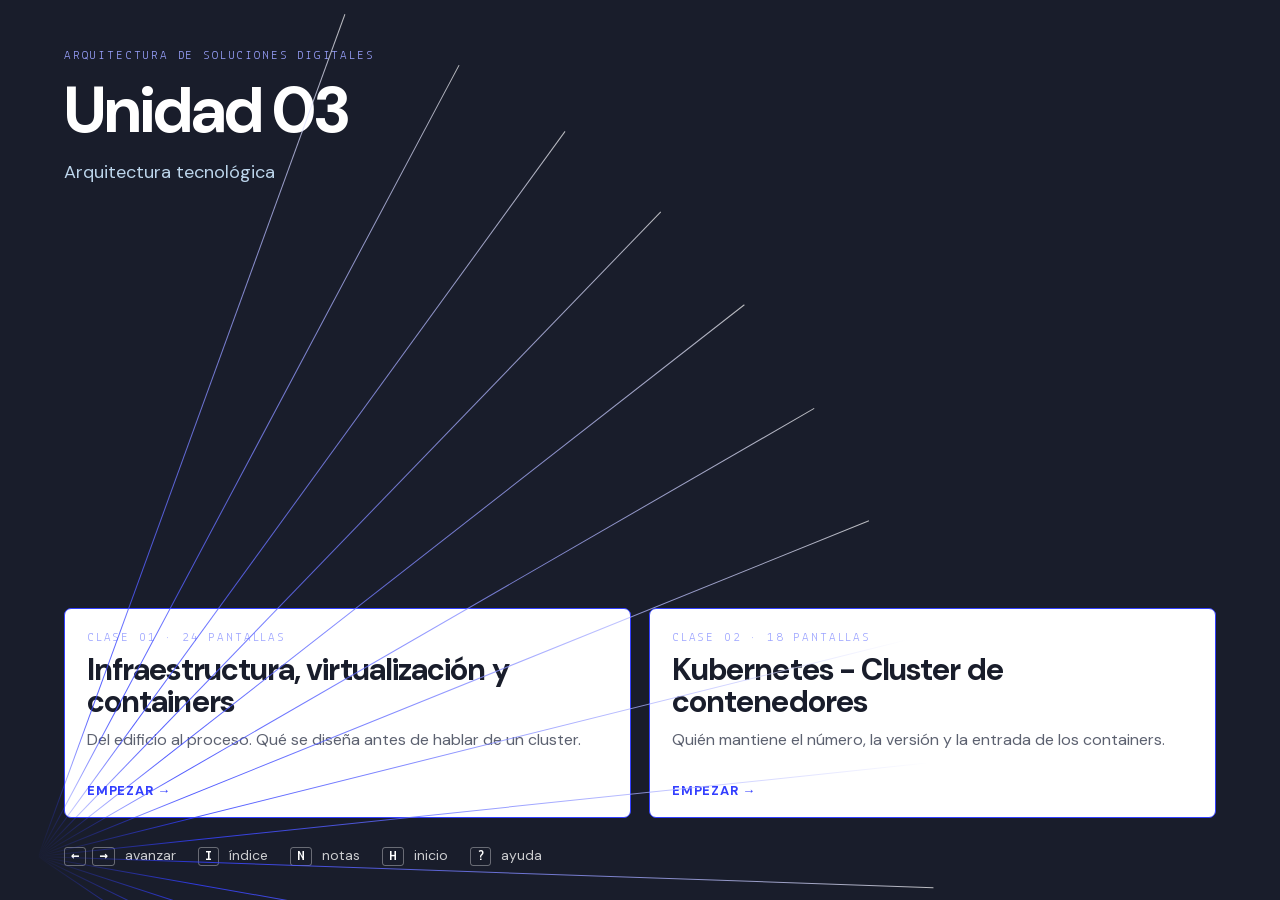
<file: itba/unidad3-infra-containers/index.html>
<!DOCTYPE html>
<html lang="es">
<head>
  <meta charset="utf-8">
  <meta name="viewport" content="width=device-width, initial-scale=1">
  <title>Arquitectura TI · Infraestructura y Kubernetes</title>
  <link rel="stylesheet" href="css/deck.css">
</head>
<body>
  <div id="app" aria-live="polite"></div>
  <script src="js/content.js"></script>
  <script src="js/deck.js"></script>
</body>
</html>
</file>
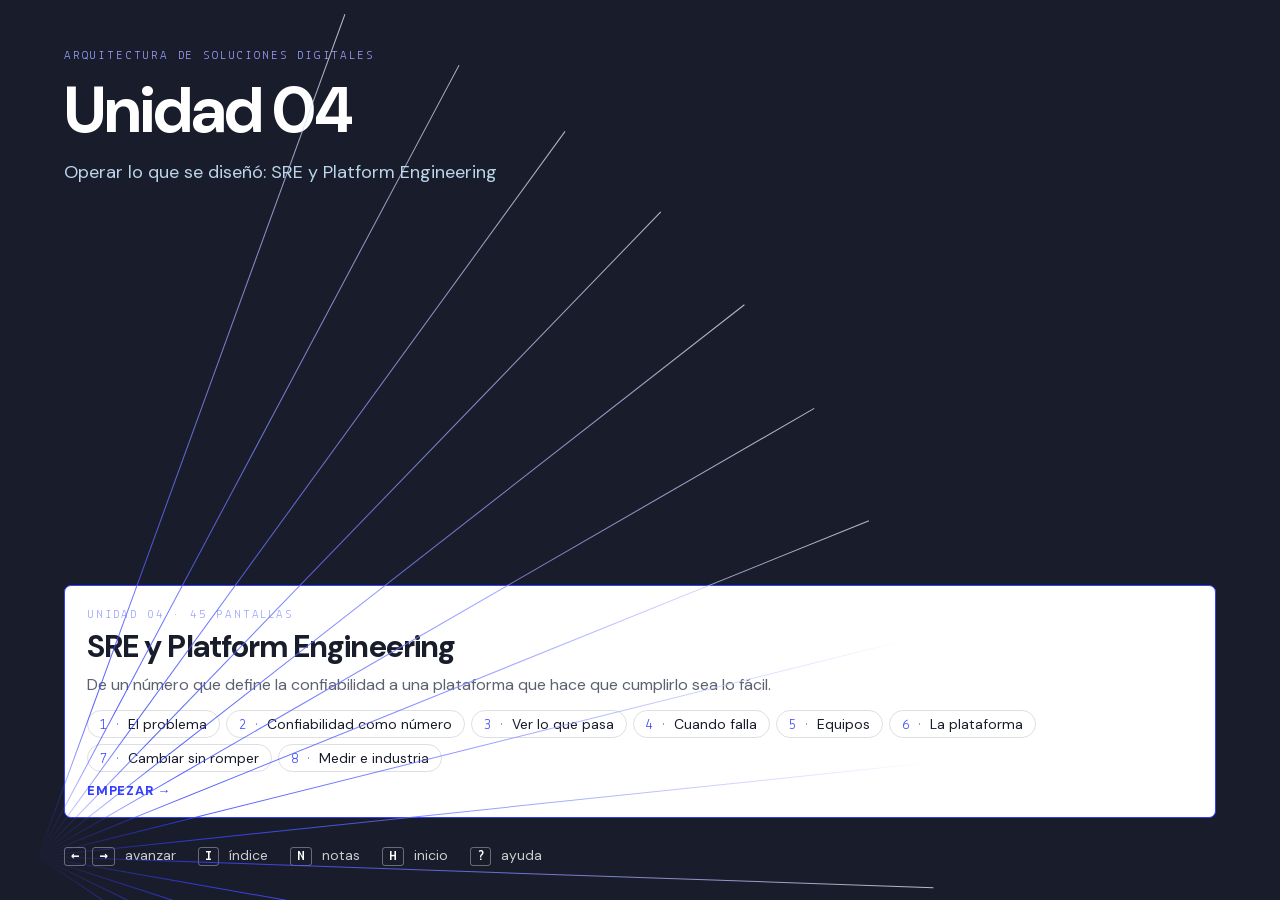
<file: itba/unidad4-sre/index.html>
<!DOCTYPE html>
<html lang="es">
<head>
  <meta charset="utf-8">
  <meta name="viewport" content="width=device-width, initial-scale=1">
  <title>Arquitectura TI · SRE y Platform Engineering</title>
  <meta name="description" content="Unidad 04: confiabilidad con SLOs y error budgets, y la plataforma interna como producto.">
  <link rel="stylesheet" href="css/deck.css">
</head>
<body>
  <div id="app" aria-live="polite"></div>
  <script src="js/content.js"></script>
  <script src="js/deck.js"></script>
</body>
</html>
</file>
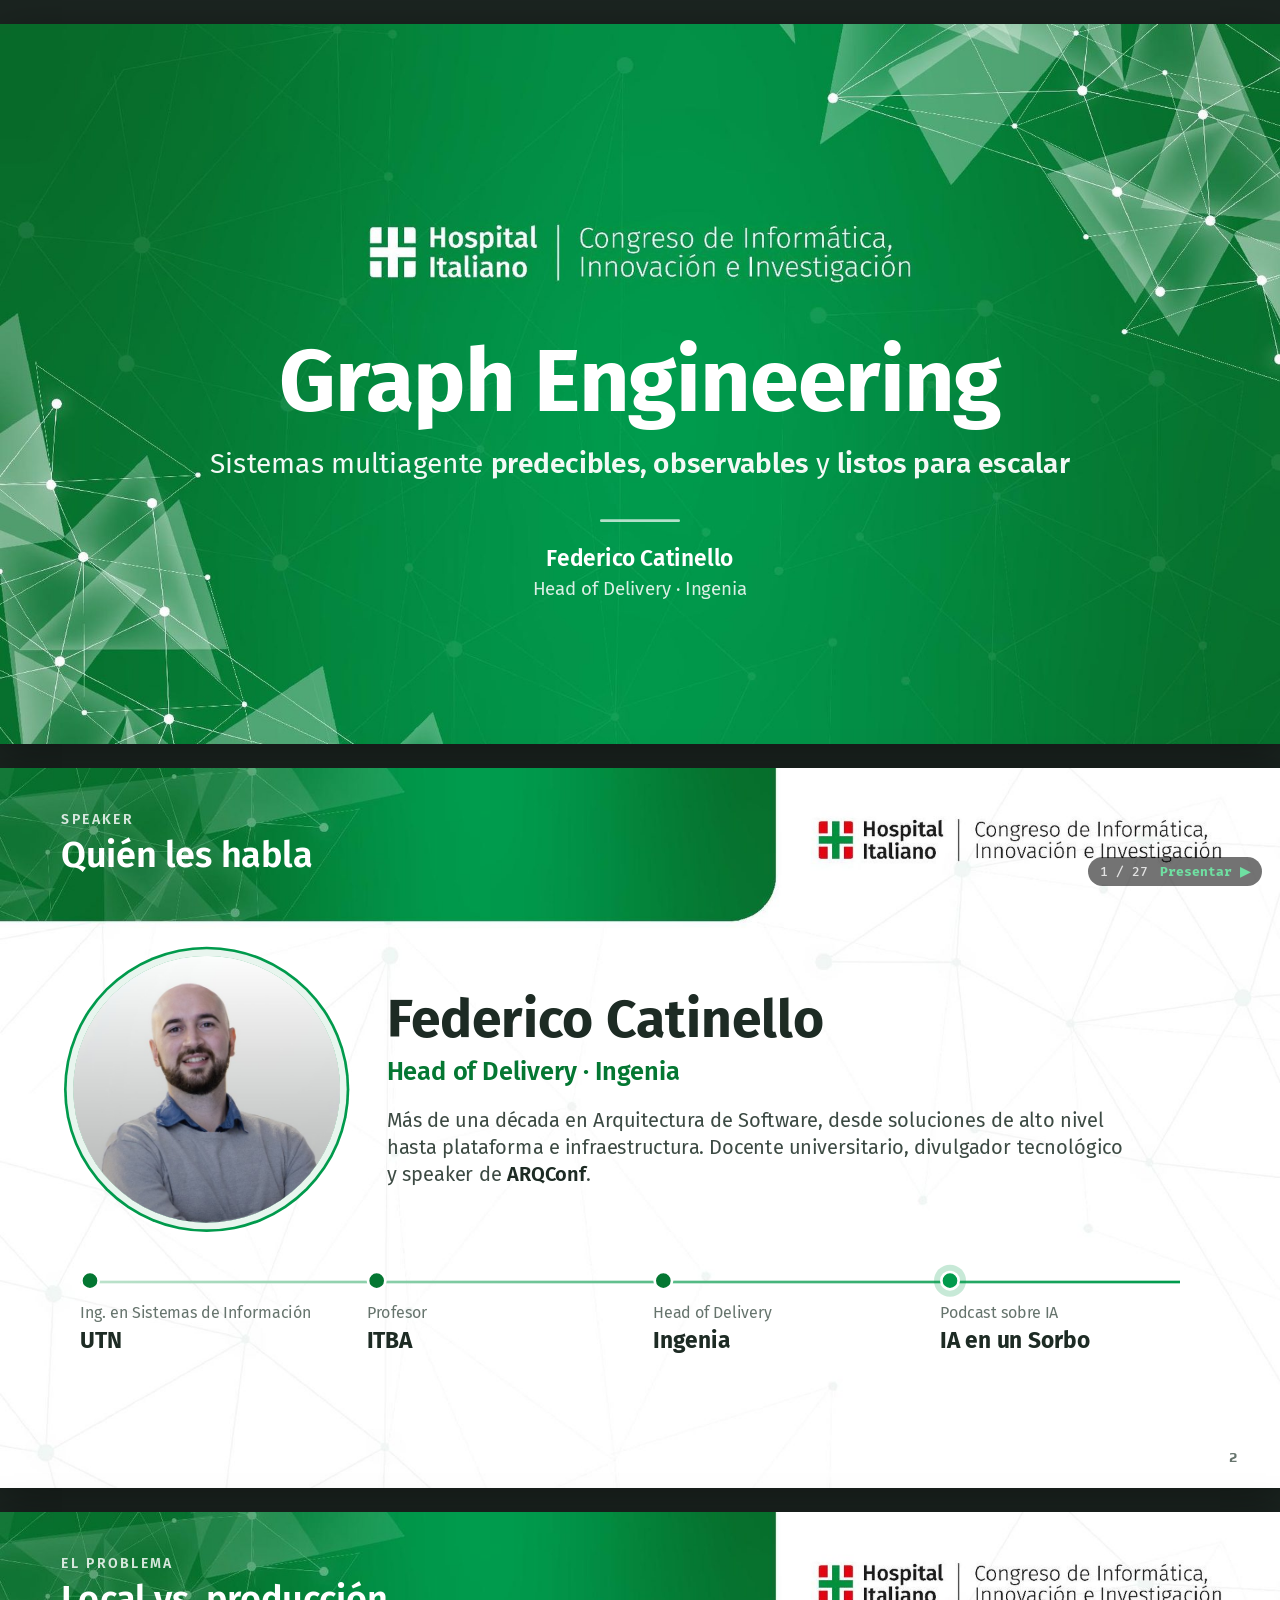
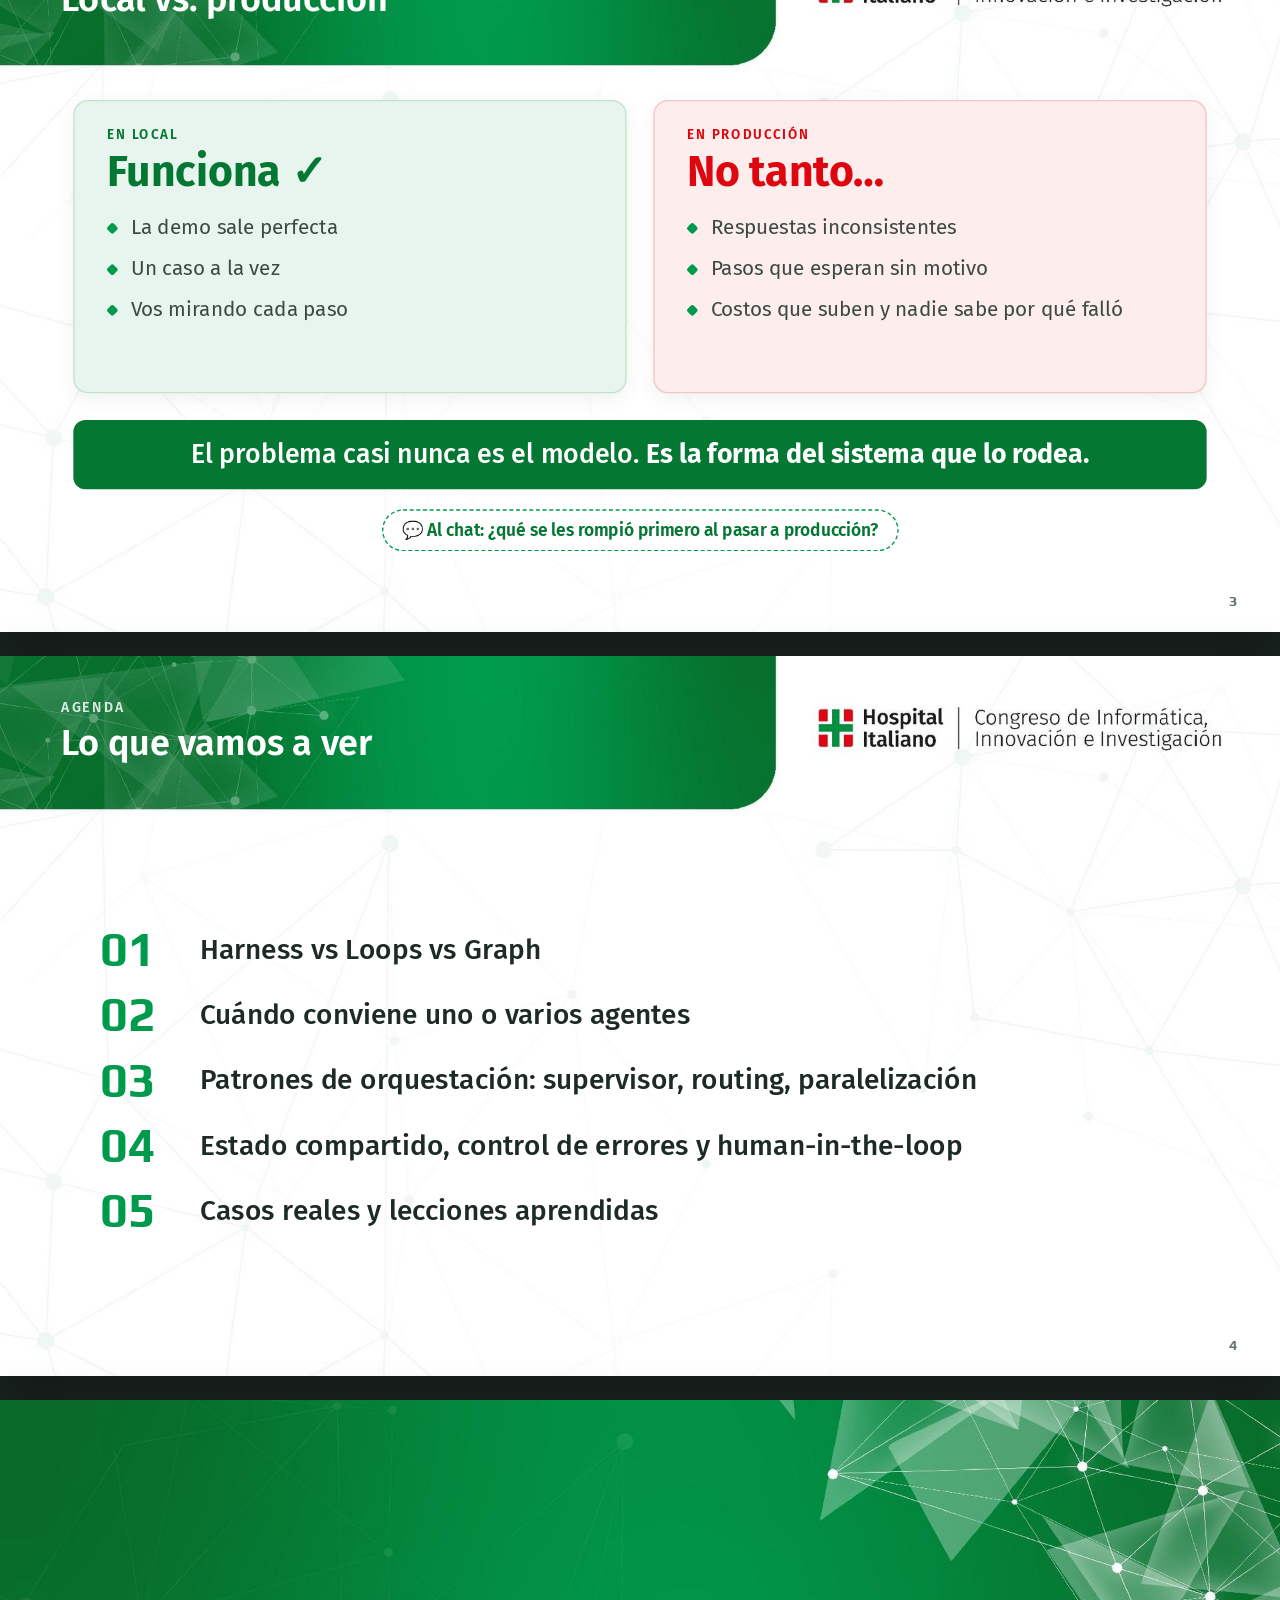
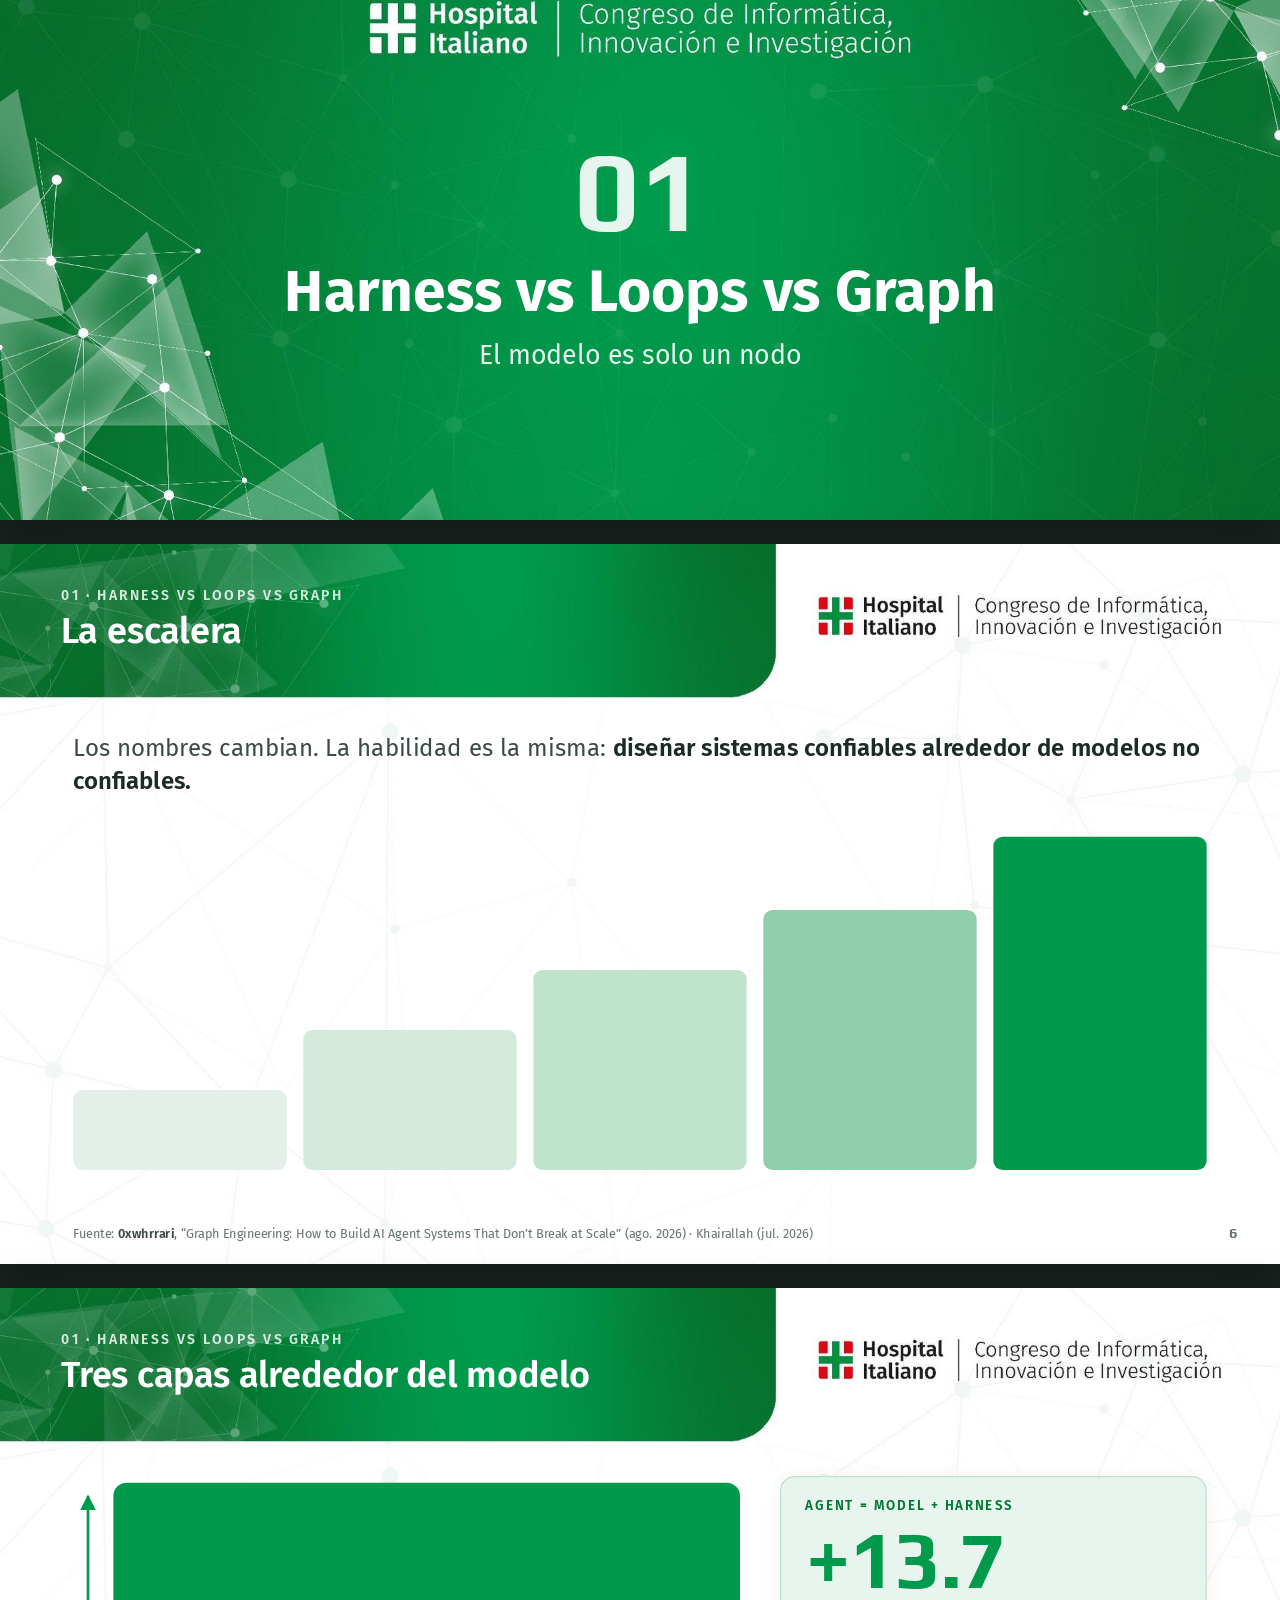
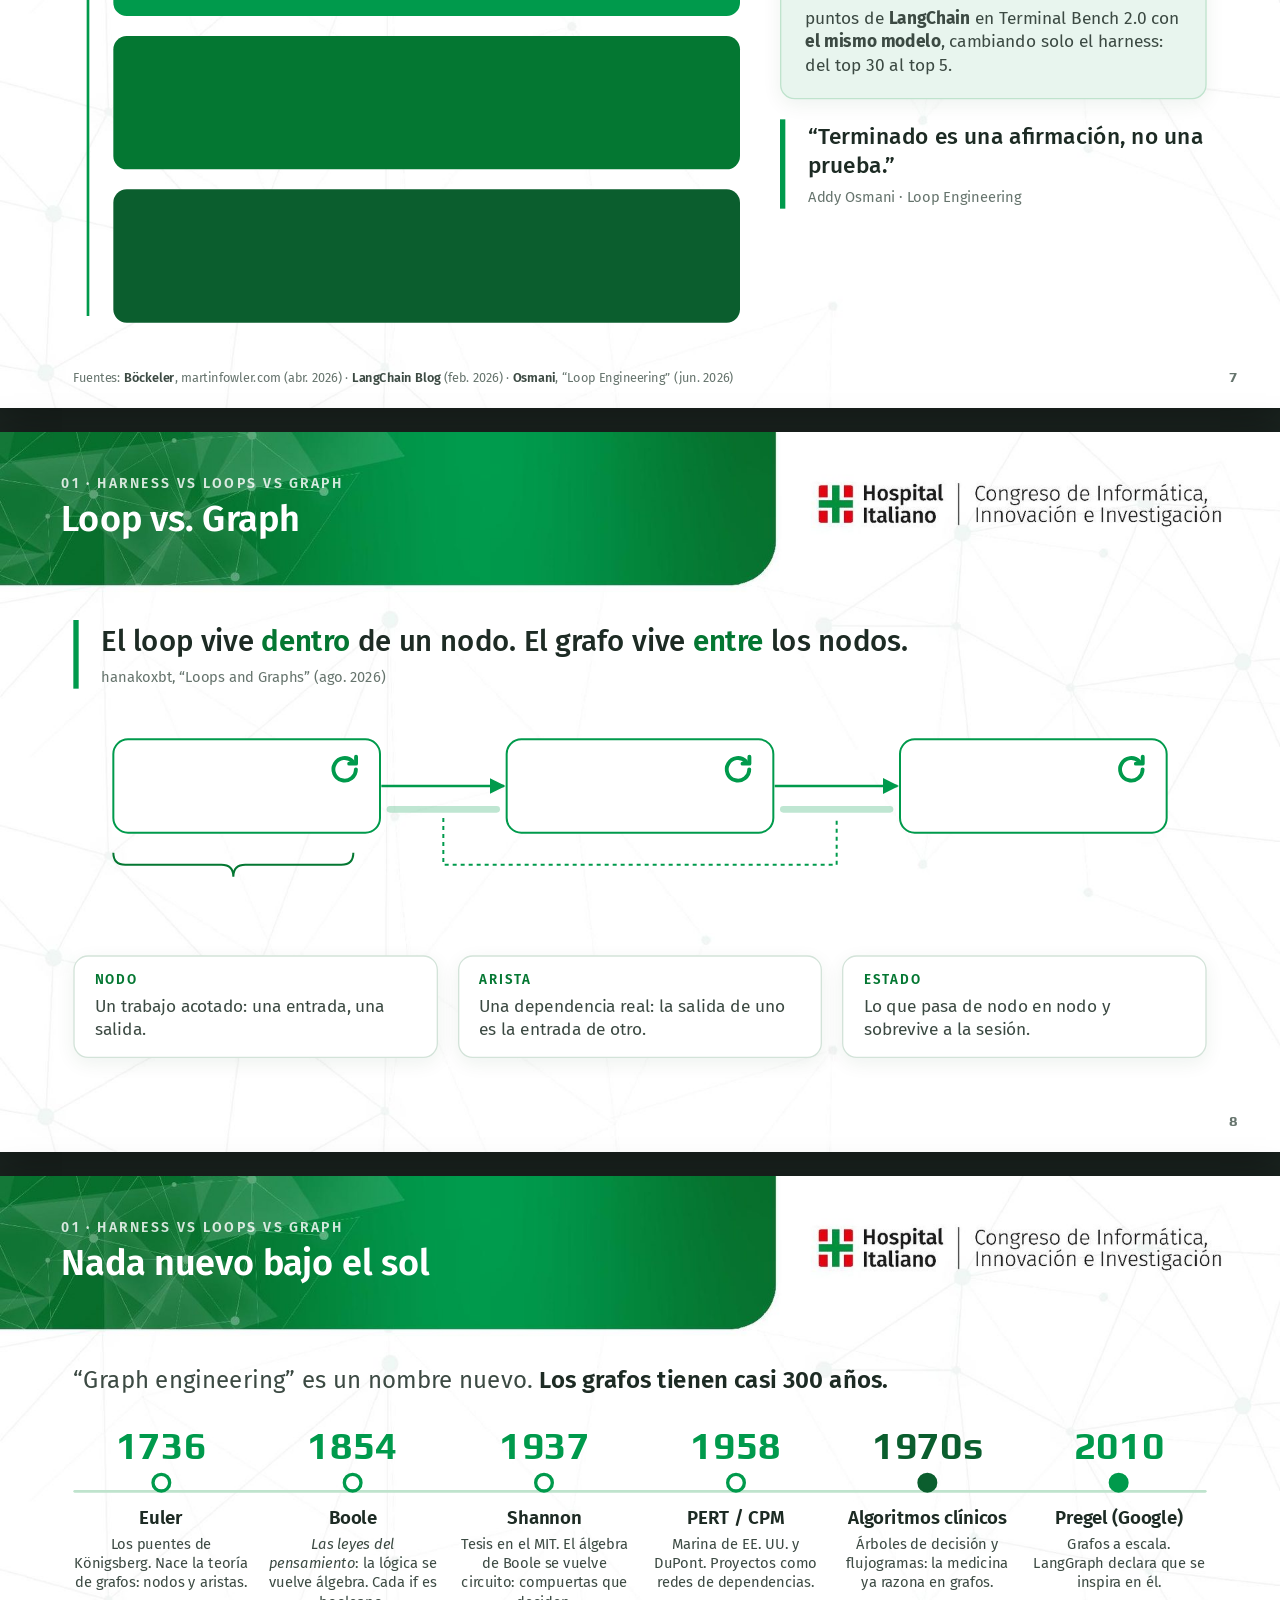
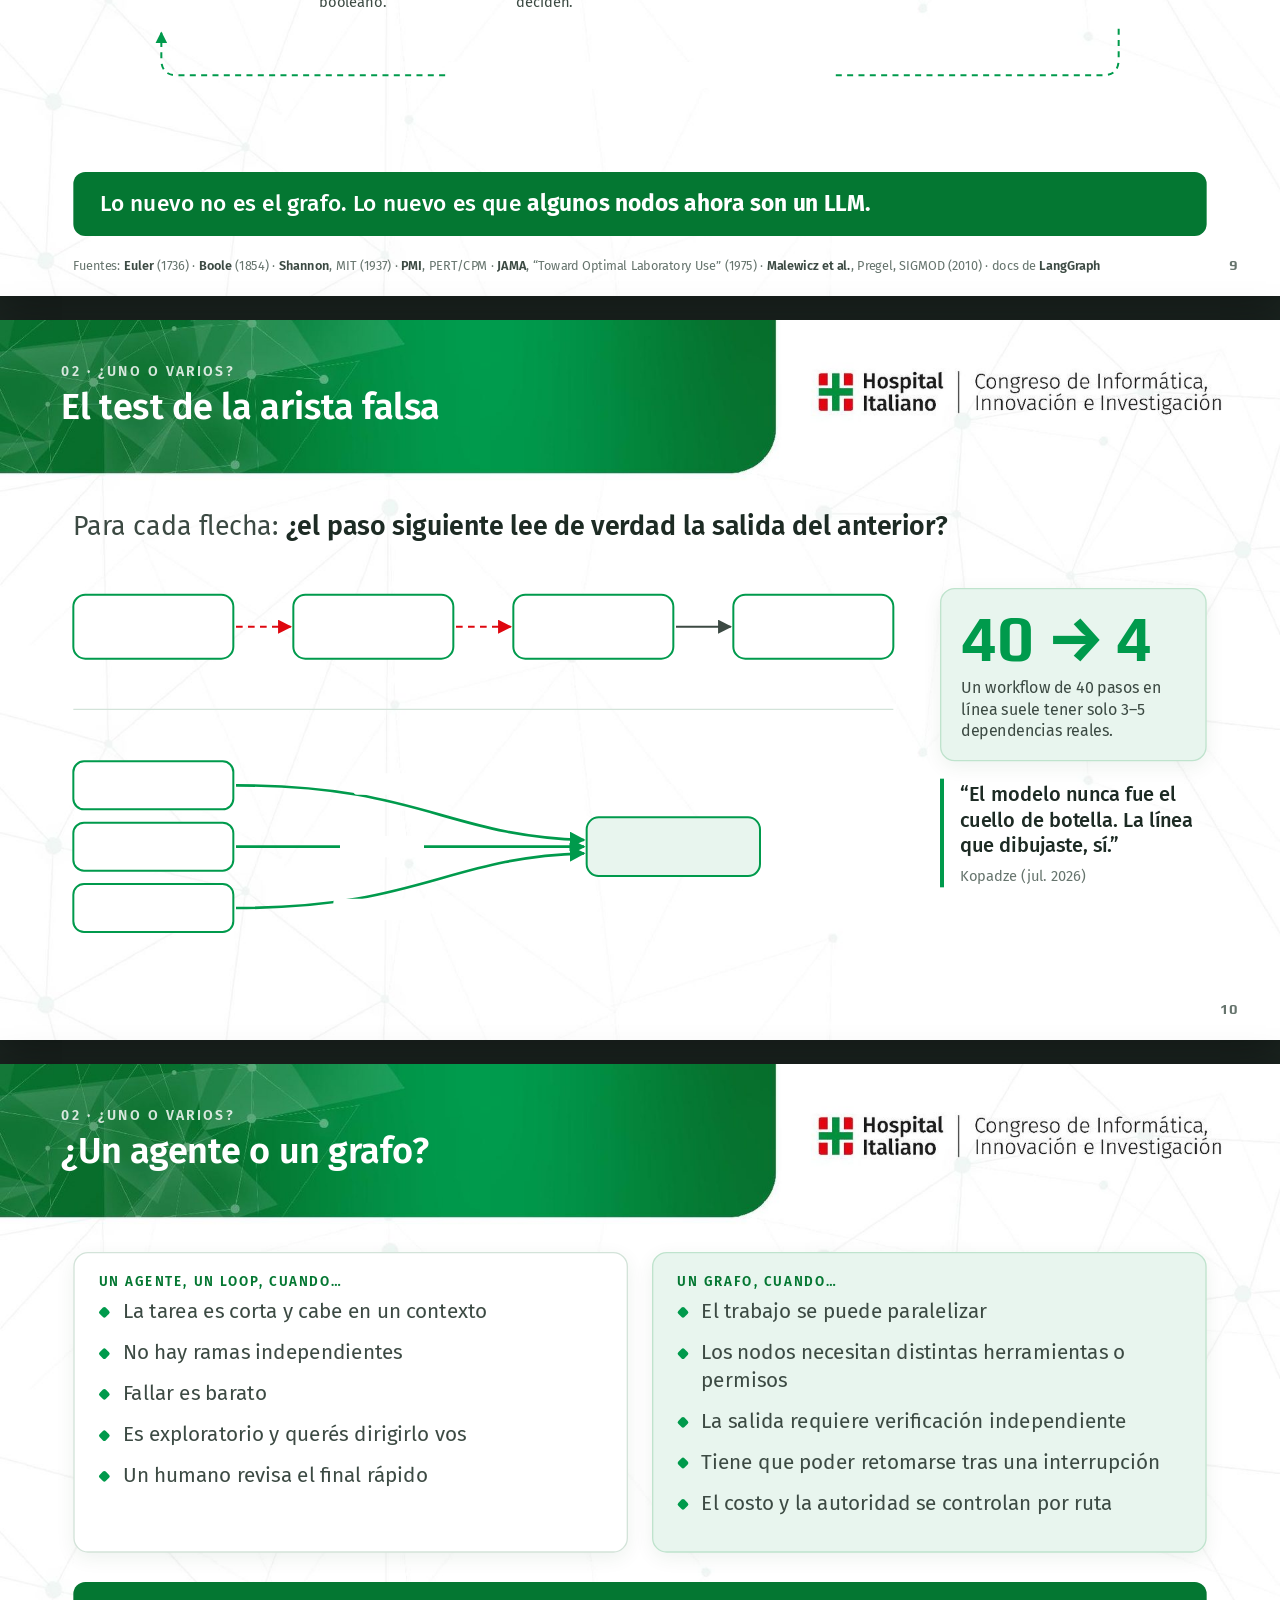
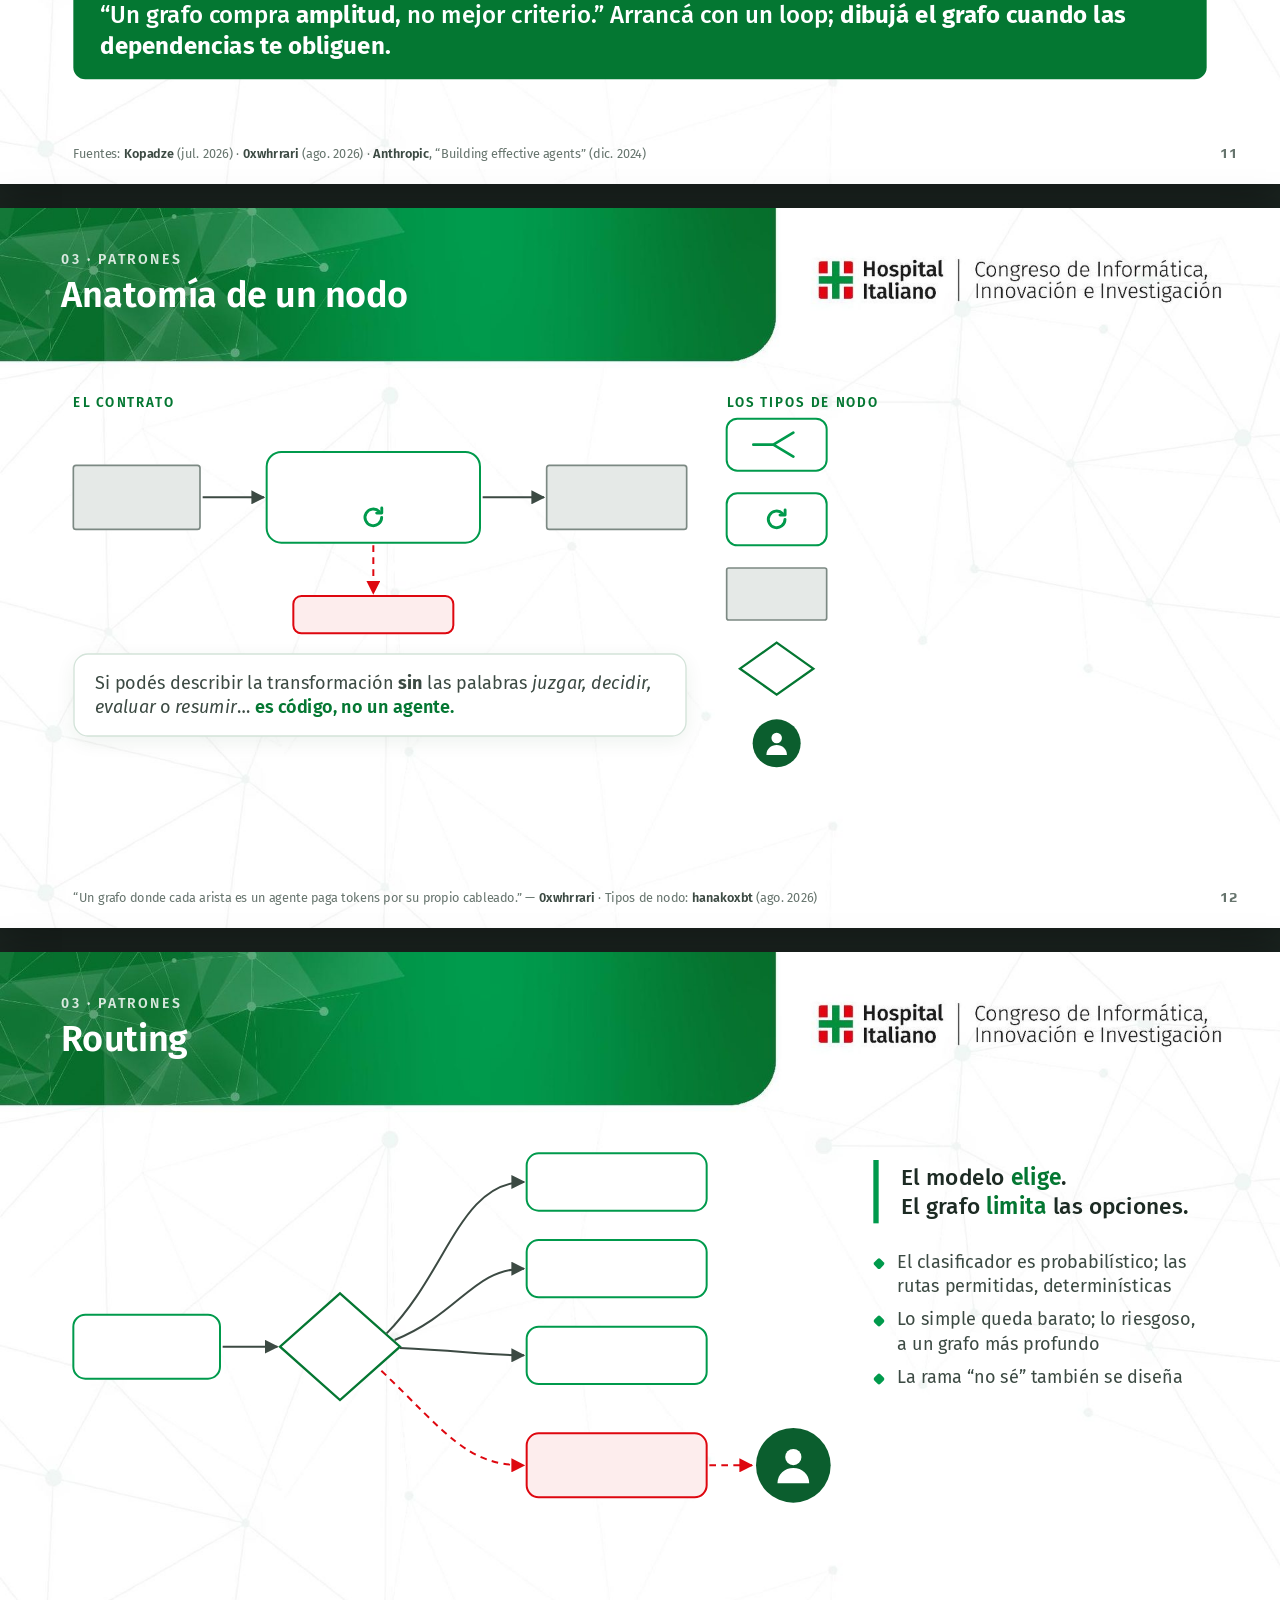
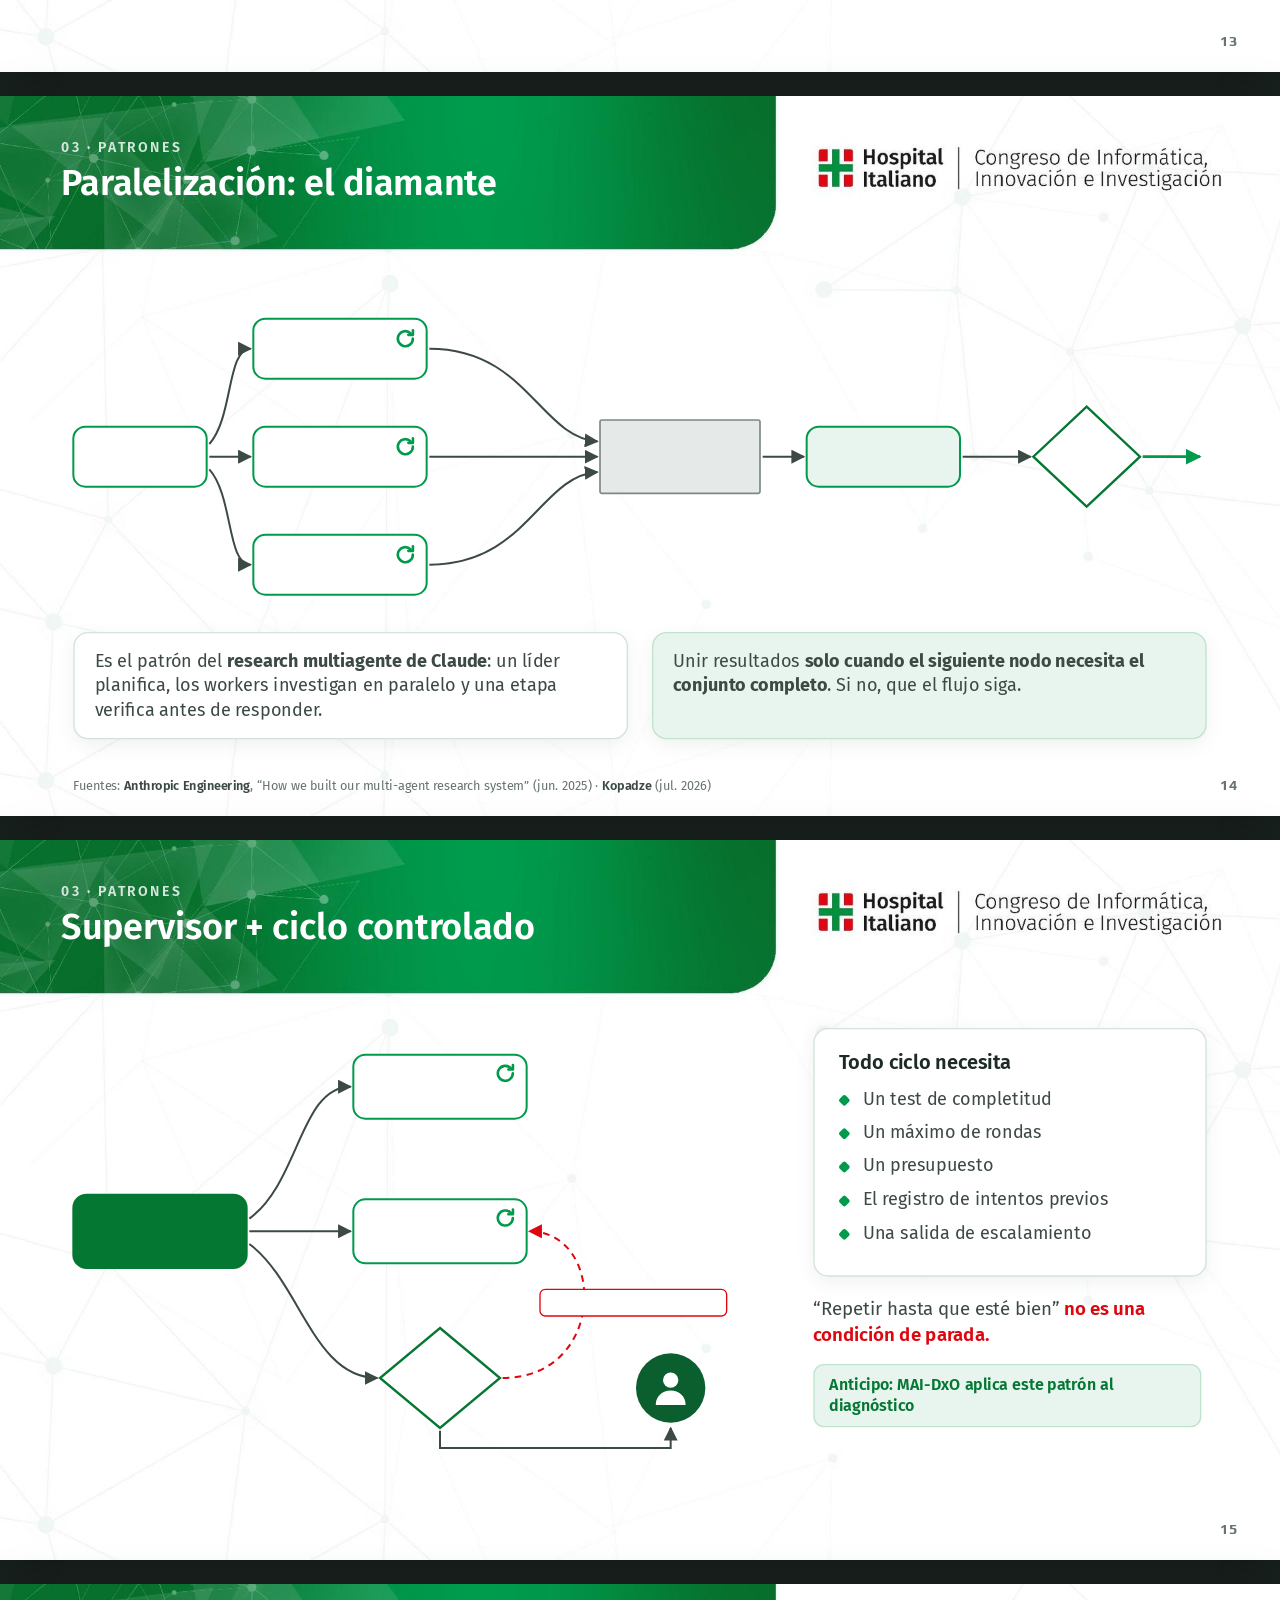
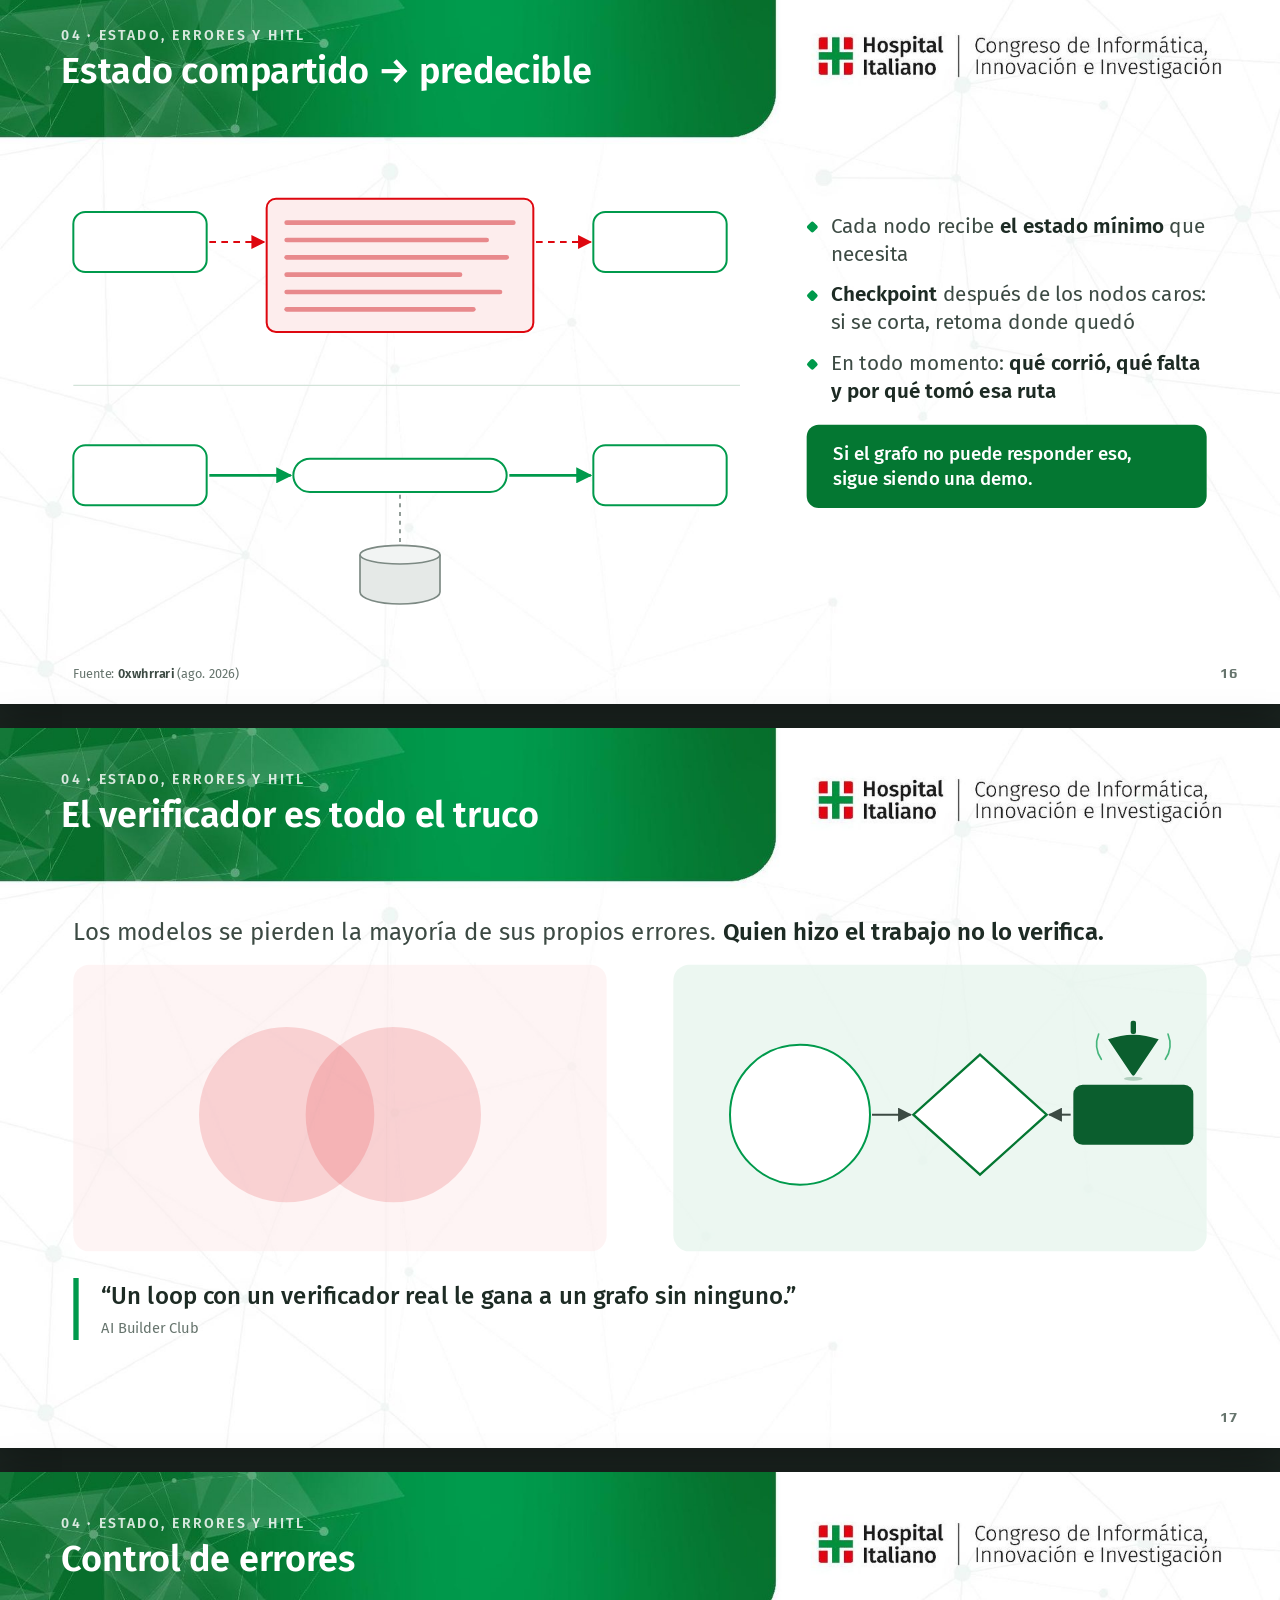
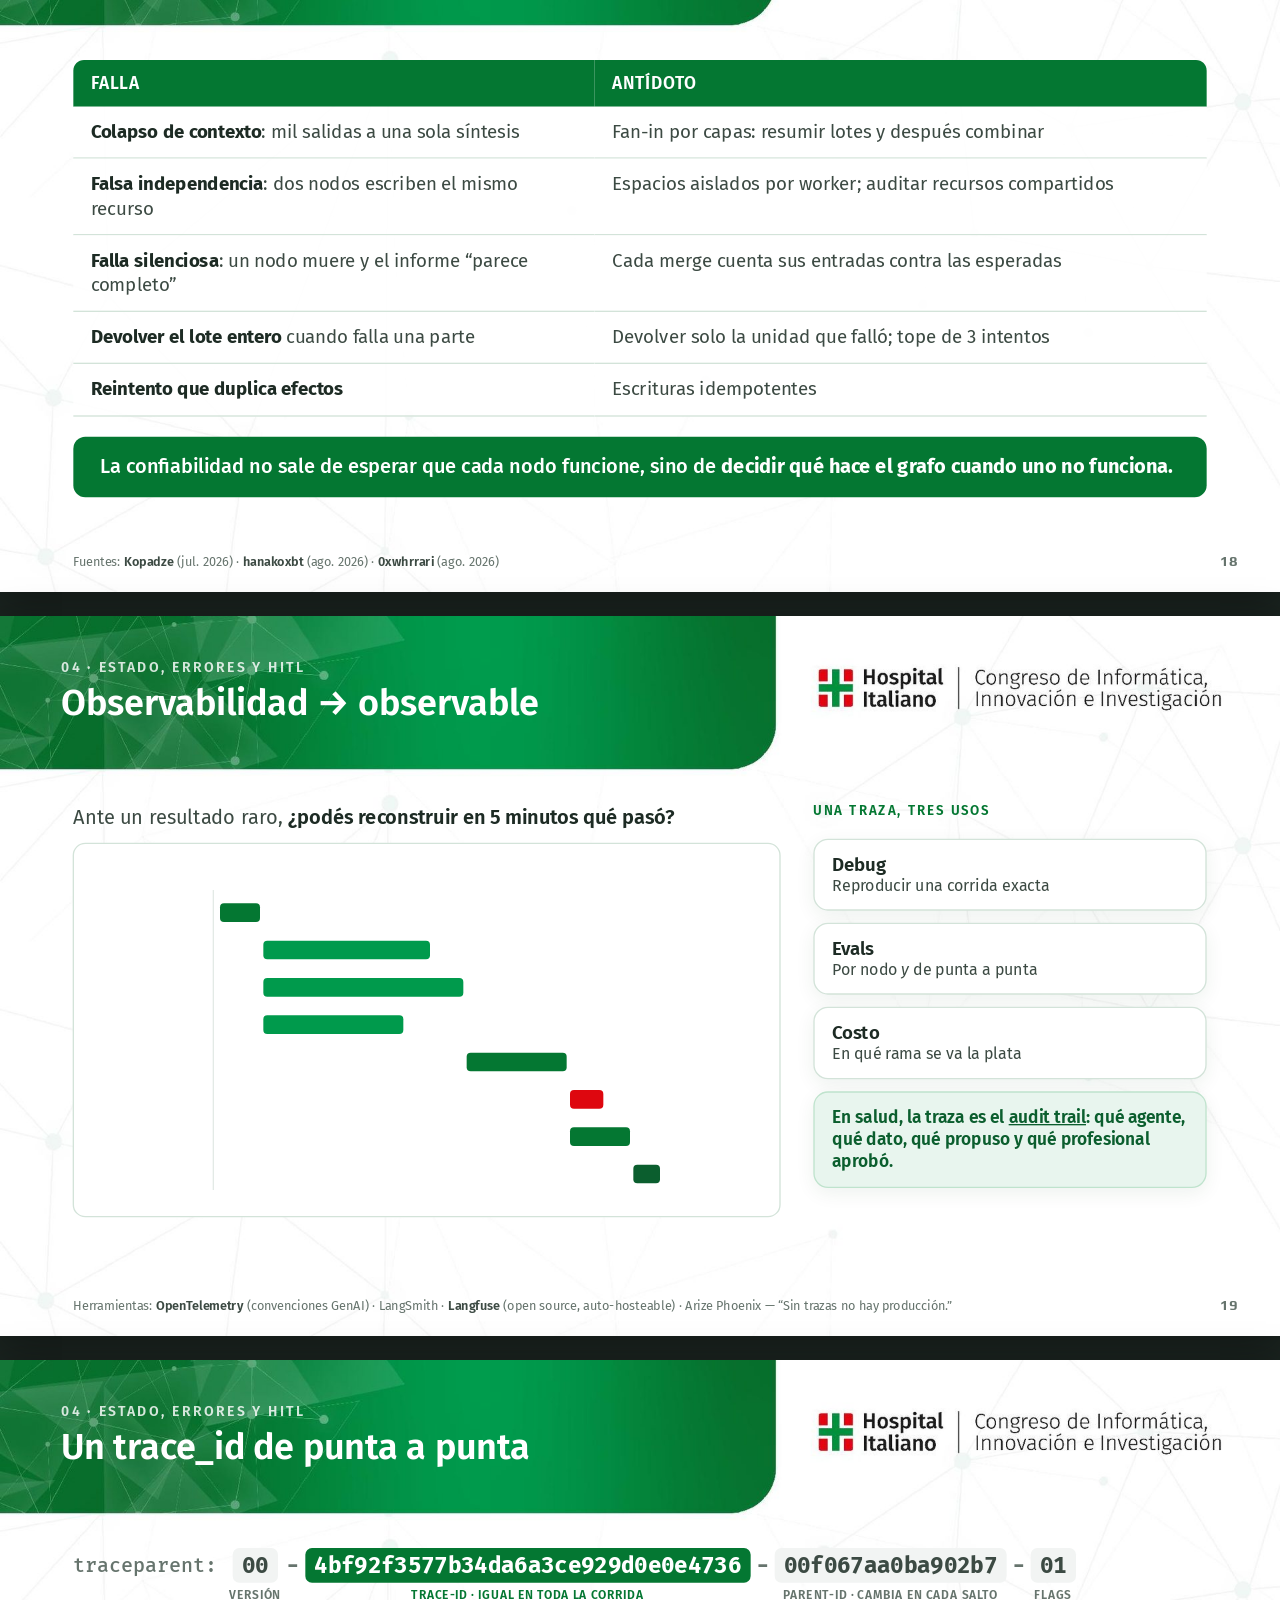
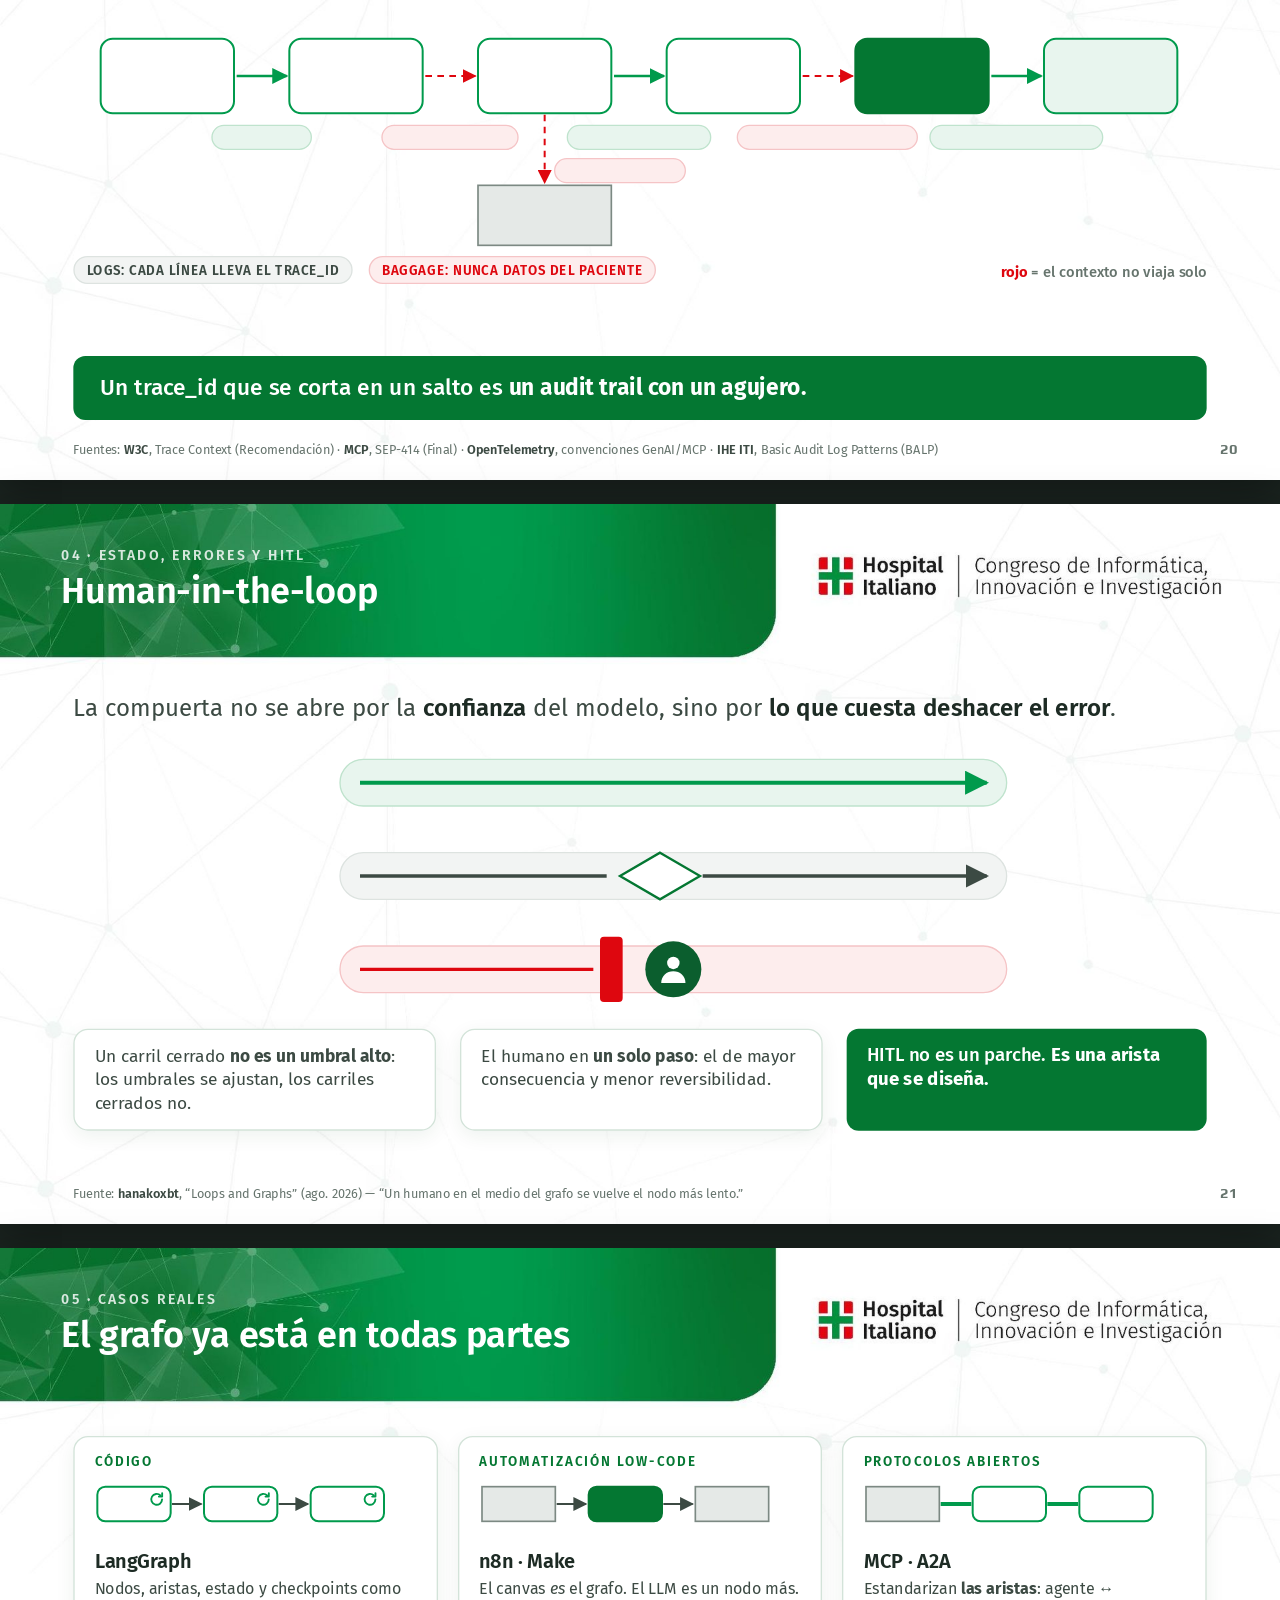
<file: italiano_graph/graph-engineering.html>
<!doctype html>
<html lang="es">
<head>
<meta charset="utf-8">
<meta name="viewport" content="width=device-width, initial-scale=1">
<title>Graph Engineering — Congreso HIBA</title>
<link rel="preconnect" href="https://fonts.googleapis.com">
<link rel="preconnect" href="https://fonts.gstatic.com" crossorigin>
<link href="https://fonts.googleapis.com/css2?family=Fira+Sans:ital,wght@0,300;0,400;0,500;0,600;0,700;1,400&family=Fira+Mono:wght@400;500&family=Play:wght@400;700&display=swap" rel="stylesheet">
<style>
/* ================================================================
   GRAPH ENGINEERING — Congreso de Informática, Innovación e
   Investigación (Hospital Italiano de Buenos Aires).
   Visual extraído de "Base presentacion (1).pptx":
   fondos del template, verde HIBA, Fira Sans + Play.
   Canvas fijo 1920×1080; el runtime escala al viewport.
   ================================================================ */
:root {
  --g: #009A4C;        /* verde HIBA principal */
  --g2: #047732;       /* verde oscuro */
  --g3: #0B5E2E;       /* verde profundo (humano, énfasis) */
  --gl: #E8F5EE;       /* verde muy claro (rellenos) */
  --gm: #BFE3CD;       /* verde medio claro */
  --red: #DE070F;      /* rojo de la cruz HIBA: fallas, aristas falsas */
  --redl: #FDEDED;
  --ink: #1D2B24;
  --ink2: #3C4A43;
  --mut: #66746D;
  --line: #D3E3D9;
  --code: #E5E9E7;
  --codes: #7C8983;
  --font: 'Fira Sans', 'Helvetica Neue', Arial, sans-serif;
  --disp: 'Play', 'Fira Sans', sans-serif;
  --mono: 'Fira Mono', Menlo, monospace;
}

/* ---------------- Página / runtime ---------------- */
* { box-sizing: border-box; }
html, body { margin: 0; padding: 0; }
body { background: #1b2420; font-family: var(--font); -webkit-font-smoothing: antialiased; padding-top: 24px; }
.pa-frame { position: relative; width: min(100vw, 1920px); aspect-ratio: 16 / 9; margin: 0 auto 24px auto; overflow: hidden; box-shadow: 0 10px 40px rgba(0,0,0,.35); }
.pa-frame > .slide { position: absolute; top: 0; left: 0; transform-origin: top left; transform: scale(var(--pa-scale, 1)); }
body.pa-present { overflow: hidden; background: #000; padding: 0; }
body.pa-present .pa-frame { display: none; margin: 0; box-shadow: none; position: fixed; }
body.pa-present .pa-frame.is-current { display: block; }
.pa-hud { position: fixed; right: 18px; bottom: 14px; z-index: 50; font: 500 13px/1 var(--mono); color: rgba(255,255,255,.8); background: rgba(0,0,0,.55); padding: 8px 12px; border-radius: 20px; display: flex; gap: 12px; align-items: center; user-select: none; }
.pa-hud button { all: unset; cursor: pointer; color: #6FE0A2; font: 700 13px/1 var(--mono); }
body.pa-present .pa-hud { opacity: 0; transition: opacity .3s; }
body.pa-present .pa-hud:hover { opacity: 1; }
@media print {
  @page { size: 1920px 1080px; margin: 0; }
  body { background: none; padding: 0; }
  .pa-hud { display: none !important; }
  .pa-frame { width: 1920px; height: 1080px; margin: 0; box-shadow: none; page-break-after: always; break-after: page; }
  .pa-frame > .slide { transform: none; }
  .slide { -webkit-print-color-adjust: exact; print-color-adjust: exact; }
}

/* ---------------- Shell de slide ---------------- */
.slide { position: relative; width: 1920px; height: 1080px; overflow: hidden; color: var(--ink); font-family: var(--font); background: #fff center / cover no-repeat; }
.s-content { background-image: url([data-uri]); }
.s-cover { background-image: url([data-uri]); color: #fff; }
.s-content::after { content: attr(data-n); position: absolute; right: 64px; bottom: 34px; font: 700 22px var(--disp); color: var(--mut); }

/* Título dentro de la pestaña verde del template */
.tab { position: absolute; left: 92px; top: 0; width: 1030px; height: 226px; display: flex; flex-direction: column; justify-content: center; color: #fff; }
.tab .k { font: 600 21px/1 var(--font); letter-spacing: .16em; text-transform: uppercase; opacity: .82; margin-bottom: 14px; }
.tab h2 { margin: 0; font: 600 54px/1.06 var(--font); letter-spacing: -.005em; }
.body { position: absolute; left: 110px; right: 110px; top: 282px; bottom: 90px; }
.src { position: absolute; left: 110px; bottom: 32px; right: 200px; font: 400 19px/1.3 var(--font); color: var(--mut); }
.src b { font-weight: 600; color: var(--ink2); }

/* ---------------- Tipografía y componentes ---------------- */
.lead { font: 400 36px/1.35 var(--font); color: var(--ink2); margin: 0; }
.lead strong, .b strong { color: var(--ink); font-weight: 600; }
.hl { color: var(--g2); font-weight: 600; }
.hl-r { color: var(--red); font-weight: 600; }
ul.b { list-style: none; padding: 0; margin: 0; }
ul.b li { position: relative; padding-left: 36px; margin: 0 0 20px; font: 400 31px/1.34 var(--font); color: var(--ink2); }
ul.b li::before { content: ''; position: absolute; left: 2px; top: .52em; width: 13px; height: 13px; background: var(--g); border-radius: 3px; transform: rotate(45deg); }
ul.b.sm li { font-size: 27px; margin-bottom: 14px; }
.card { background: #fff; border: 2px solid var(--line); border-radius: 22px; padding: 32px 36px; box-shadow: 0 8px 28px rgba(0, 70, 35, .07); }
.card h3 { margin: 0 0 18px; font: 600 30px/1.2 var(--font); color: var(--ink); }
.card.g { background: var(--gl); border-color: var(--gm); }
.card.r { background: var(--redl); border-color: #F5C4C6; }
.eyebrow { font: 600 20px/1 var(--font); letter-spacing: .14em; text-transform: uppercase; color: var(--g2); margin-bottom: 14px; }
.eyebrow.r { color: var(--red); }
.punch { background: var(--g2); color: #fff; border-radius: 18px; padding: 26px 40px; font: 500 34px/1.3 var(--font); }
.punch strong { font-weight: 700; }
.quote { border-left: 8px solid var(--g); padding: 4px 0 4px 34px; font: 500 40px/1.28 var(--font); color: var(--ink); }
.quote cite { display: block; margin-top: 12px; font: 400 22px var(--font); font-style: normal; color: var(--mut); }
.num { font: 700 150px/0.95 var(--disp); color: var(--g); letter-spacing: -.02em; }
.num.r { color: var(--red); }
.pill { display: inline-block; padding: 9px 18px; border-radius: 999px; font: 600 20px/1 var(--font); letter-spacing: .06em; text-transform: uppercase; background: var(--gl); color: var(--g2); border: 2px solid var(--gm); margin: 0 8px 8px 0; }
.pill.r { background: var(--redl); color: var(--red); border-color: #F5C4C6; }
.pill.n { background: #F2F4F3; color: var(--ink2); border-color: #DDE3E0; }
.row { display: flex; gap: 40px; }
.col { flex: 1; min-width: 0; }
.chat { display: inline-flex; align-items: center; gap: 14px; background: #fff; border: 2px dashed var(--g); color: var(--g2); border-radius: 999px; padding: 14px 28px; font: 600 26px var(--font); }
table.t { width: 100%; border-collapse: separate; border-spacing: 0; font: 400 28px/1.3 var(--font); color: var(--ink2); }
table.t th { text-align: left; background: var(--g2); color: #fff; font-weight: 600; padding: 18px 26px; font-size: 26px; letter-spacing: .04em; text-transform: uppercase; }
table.t th:first-child { border-radius: 16px 0 0 0; }
table.t th:last-child { border-radius: 0 16px 0 0; }
table.t td { padding: 20px 26px; border-bottom: 2px solid var(--line); background: rgba(255,255,255,.92); vertical-align: top; }
table.t td strong { color: var(--ink); }

/* ---------------- Línea de tiempo (slide 9) ---------------- */
.tl { position: relative; display: grid; grid-template-columns: repeat(6, 1fr); gap: 0 24px; margin-top: 44px; }
.tl::before { content: ''; position: absolute; left: 0; right: 0; top: 96px; height: 4px; background: var(--gm); border-radius: 2px; }
.tl-i { position: relative; display: flex; flex-direction: column; align-items: center; text-align: center; }
.tl-y { font: 700 58px/1 var(--disp); color: var(--g); height: 70px; }
.tl-dot { width: 30px; height: 30px; border-radius: 50%; background: #fff; border: 5px solid var(--g); margin: 0 0 22px; position: relative; z-index: 1; }
.tl-t { font: 600 28px/1.15 var(--font); color: var(--ink); margin-bottom: 10px; }
.tl-d { font: 400 22px/1.3 var(--font); color: var(--ink2); }
.tl-i.hi .tl-y { color: var(--g3); }
.tl-i.hi .tl-dot { background: var(--g3); border-color: var(--g3); }
.tl-i.end .tl-dot { background: var(--g); }
.tl-arc { position: absolute; left: 0; top: 300px; pointer-events: none; }

/* ---------------- Header traceparent (slide 20) ---------------- */
.tp { display: flex; align-items: flex-start; gap: 8px; font-family: var(--mono); }
.tp-k { font: 500 30px/52px var(--mono); color: var(--mut); margin-right: 10px; }
.tp-s { display: flex; flex-direction: column; align-items: center; gap: 8px; }
.tp-s code { font: 600 34px/52px var(--mono); color: var(--ink2); background: #F2F4F3; border-radius: 10px; padding: 0 14px; }
.tp-s span { font: 600 18px/1.2 var(--font); letter-spacing: .06em; text-transform: uppercase; color: var(--mut); }
.tp-s.hi code { background: var(--g2); color: #fff; }
.tp-s.hi span { color: var(--g2); }
.tp-d { font: 600 34px/52px var(--mono); color: var(--mut); }

/* ---------------- Gramática visual de los diagramas ---------------- */
svg.d { display: block; overflow: visible; font-family: var(--font); }
svg.d .n { fill: #fff; stroke: var(--g); stroke-width: 3; }
svg.d .nf { fill: var(--gl); stroke: var(--g); stroke-width: 3; }
svg.d .ns { fill: var(--g2); stroke: var(--g2); stroke-width: 3; }
svg.d .c { fill: var(--code); stroke: var(--codes); stroke-width: 2.5; }
svg.d .gt { fill: #fff; stroke: var(--g2); stroke-width: 3.5; }
svg.d .bad { fill: var(--redl); stroke: var(--red); stroke-width: 3; }
svg.d .e { stroke: var(--ink2); stroke-width: 3; fill: none; marker-end: url(#ar); }
svg.d .eg { stroke: var(--g); stroke-width: 4; fill: none; marker-end: url(#arg); }
svg.d .er { stroke: var(--red); stroke-width: 3; fill: none; stroke-dasharray: 10 8; marker-end: url(#arr); }
svg.d .ed { stroke: var(--codes); stroke-width: 2.5; fill: none; stroke-dasharray: 6 7; }
svg.d .t { font-size: 28px; font-weight: 600; fill: var(--ink); text-anchor: middle; dominant-baseline: central; }
svg.d .tw { font-size: 28px; font-weight: 600; fill: #fff; text-anchor: middle; dominant-baseline: central; }
svg.d .ts { font-size: 22px; fill: var(--mut); text-anchor: middle; dominant-baseline: central; }
svg.d .tl { text-anchor: start; }
svg.d .el { font-family: var(--mono); font-size: 21px; fill: var(--g3); text-anchor: middle; dominant-baseline: central; }
svg.d .elr { font-family: var(--mono); font-size: 20px; fill: var(--red); text-anchor: middle; dominant-baseline: central; }
svg.d .lb { fill: #fff; }
svg.d .cap { font-size: 20px; font-weight: 600; letter-spacing: .14em; fill: var(--g2); text-anchor: middle; }
svg.d .capr { font-size: 20px; font-weight: 600; letter-spacing: .14em; fill: var(--red); text-anchor: middle; }
svg.d .loop { color: var(--g); }
svg.d .hum { color: #fff; }
</style>
</head>
<body>

<!-- Definiciones compartidas: flechas, ícono de loop, ícono de humano -->
<svg width="0" height="0" style="position:absolute" aria-hidden="true">
  <defs>
    <marker id="ar" viewBox="0 0 10 10" refX="9" refY="5" markerWidth="7" markerHeight="7" orient="auto-start-reverse"><path d="M0,0 L10,5 L0,10 z" fill="#3C4A43"/></marker>
    <marker id="arg" viewBox="0 0 10 10" refX="9" refY="5" markerWidth="6" markerHeight="6" orient="auto-start-reverse"><path d="M0,0 L10,5 L0,10 z" fill="#009A4C"/></marker>
    <marker id="arr" viewBox="0 0 10 10" refX="9" refY="5" markerWidth="7" markerHeight="7" orient="auto-start-reverse"><path d="M0,0 L10,5 L0,10 z" fill="#DE070F"/></marker>
    <symbol id="loop" viewBox="0 0 24 24"><path d="M19.5 12a7.5 7.5 0 1 1-2.2-5.3" fill="none" stroke="currentColor" stroke-width="2.6" stroke-linecap="round"/><path d="M19.6 3.6v4.6H15" fill="none" stroke="currentColor" stroke-width="2.6" stroke-linecap="round" stroke-linejoin="round"/></symbol>
    <symbol id="person" viewBox="0 0 24 24"><circle cx="12" cy="7.6" r="4.3" fill="currentColor"/><path d="M3.6 21.5c0-4.9 3.8-8.1 8.4-8.1s8.4 3.2 8.4 8.1z" fill="currentColor"/></symbol>
  </defs>
</svg>

<!-- ============================ 01 · PORTADA ============================ -->
<section class="slide s-cover">
  <div style="position:absolute;left:0;right:0;top:470px;text-align:center">
    <div style="font:700 132px/1 var(--font);letter-spacing:-.01em">Graph Engineering</div>
    <div style="margin:30px auto 0;font:400 42px/1.3 var(--font);opacity:.95">Sistemas multiagente <strong style="font-weight:600">predecibles, observables</strong> y <strong style="font-weight:600">listos para escalar</strong></div>
    <div style="width:120px;height:4px;background:#fff;opacity:.7;margin:56px auto 34px;border-radius:2px"></div>
    <div style="font:600 34px var(--font)">Federico Catinello</div>
    <div style="font:400 28px var(--font);opacity:.85;margin-top:8px">Head of Delivery · Ingenia</div>
  </div>
</section>

<!-- ============================ 02 · SPEAKER ============================ -->
<section class="slide s-content">
  <div class="tab"><div class="k">Speaker</div><h2>Quién les habla</h2></div>
  <div class="body">
    <div style="display:flex;align-items:center;gap:70px">
      <div style="width:400px;height:400px;border-radius:50%;flex:none;background:url([data-uri]) center / cover;box-shadow:0 0 0 10px var(--gl),0 0 0 14px var(--g)"></div>
      <div>
        <div style="font:700 80px/1.05 var(--font);color:var(--ink)">Federico Catinello</div>
        <div style="font:600 38px var(--font);color:var(--g2);margin-top:14px">Head of Delivery · Ingenia</div>
        <p class="lead" style="margin-top:30px;font-size:30px;max-width:1120px">Más de una década en Arquitectura de Software, desde soluciones de alto nivel hasta plataforma e infraestructura. Docente universitario, divulgador tecnológico y speaker de <strong>ARQConf</strong>.</p>
      </div>
    </div>
    <div style="position:relative;display:flex;gap:30px;margin-top:64px;padding-left:10px">
      <div style="position:absolute;left:10px;right:40px;top:23px;height:4px;background:linear-gradient(90deg,var(--gm),var(--g))"></div>
      <div style="flex:1;position:relative;padding-top:56px">
        <span style="position:absolute;top:8px;left:0;width:30px;height:30px;border-radius:50%;border:4px solid #fff;background:var(--g2);"></span>
        <div style="font:400 24px/1.3 var(--font);color:var(--mut)">Ing. en Sistemas de Información</div>
        <div style="font:700 34px/1.2 var(--font);color:var(--ink);margin-top:6px">UTN</div>
      </div>
      <div style="flex:1;position:relative;padding-top:56px">
        <span style="position:absolute;top:8px;left:0;width:30px;height:30px;border-radius:50%;border:4px solid #fff;background:var(--g2);"></span>
        <div style="font:400 24px/1.3 var(--font);color:var(--mut)">Profesor</div>
        <div style="font:700 34px/1.2 var(--font);color:var(--ink);margin-top:6px">ITBA</div>
      </div>
      <div style="flex:1;position:relative;padding-top:56px">
        <span style="position:absolute;top:8px;left:0;width:30px;height:30px;border-radius:50%;border:4px solid #fff;background:var(--g2);"></span>
        <div style="font:400 24px/1.3 var(--font);color:var(--mut)">Head of Delivery</div>
        <div style="font:700 34px/1.2 var(--font);color:var(--ink);margin-top:6px">Ingenia</div>
      </div>
      <div style="flex:1;position:relative;padding-top:56px">
        <span style="position:absolute;top:8px;left:0;width:30px;height:30px;border-radius:50%;border:4px solid #fff;background:var(--g);box-shadow:0 0 0 9px rgba(0,154,76,.22);"></span>
        <div style="font:400 24px/1.3 var(--font);color:var(--mut)">Podcast sobre IA</div>
        <div style="font:700 34px/1.2 var(--font);color:var(--ink);margin-top:6px">IA en un Sorbo</div>
      </div>
    </div>
  </div>
</section>

<!-- ============================ 03 · GANCHO ============================ -->
<section class="slide s-content">
  <div class="tab"><div class="k">El problema</div><h2>Local vs. producción</h2></div>
  <div class="body">
    <div class="row" style="height:440px">
      <div class="col card g" style="padding:40px 48px">
        <div class="eyebrow">En local</div>
        <div style="font:700 64px/1 var(--font);color:var(--g2);margin-bottom:30px">Funciona ✓</div>
        <ul class="b"><li>La demo sale perfecta</li><li>Un caso a la vez</li><li>Vos mirando cada paso</li></ul>
      </div>
      <div class="col card r" style="padding:40px 48px">
        <div class="eyebrow r">En producción</div>
        <div style="font:700 64px/1 var(--font);color:var(--red);margin-bottom:30px">No tanto…</div>
        <ul class="b"><li>Respuestas inconsistentes</li><li>Pasos que esperan sin motivo</li><li>Costos que suben y nadie sabe por qué falló</li></ul>
      </div>
    </div>
    <div class="punch" style="margin-top:40px;font-size:40px;text-align:center">El problema casi nunca es el modelo. <strong>Es la forma del sistema que lo rodea.</strong></div>
    <div style="margin-top:30px;text-align:center"><span class="chat">💬 Al chat: ¿qué se les rompió primero al pasar a producción?</span></div>
  </div>
</section>

<!-- ============================ 04 · AGENDA ============================ -->
<section class="slide s-content">
  <div class="tab"><div class="k">Agenda</div><h2>Lo que vamos a ver</h2></div>
  <div class="body" style="display:flex;flex-direction:column;justify-content:center;gap:26px;padding-left:40px">
    <div style="display:flex;align-items:center;gap:40px"><span style="font:700 72px/1 var(--disp);color:var(--g);width:110px">01</span><span style="font:500 42px var(--font)">Harness vs Loops vs Graph</span></div>
    <div style="display:flex;align-items:center;gap:40px"><span style="font:700 72px/1 var(--disp);color:var(--g);width:110px">02</span><span style="font:500 42px var(--font)">Cuándo conviene uno o varios agentes</span></div>
    <div style="display:flex;align-items:center;gap:40px"><span style="font:700 72px/1 var(--disp);color:var(--g);width:110px">03</span><span style="font:500 42px var(--font)">Patrones de orquestación: supervisor, routing, paralelización</span></div>
    <div style="display:flex;align-items:center;gap:40px"><span style="font:700 72px/1 var(--disp);color:var(--g);width:110px">04</span><span style="font:500 42px var(--font)">Estado compartido, control de errores y human-in-the-loop</span></div>
    <div style="display:flex;align-items:center;gap:40px"><span style="font:700 72px/1 var(--disp);color:var(--g);width:110px">05</span><span style="font:500 42px var(--font)">Casos reales y lecciones aprendidas</span></div>
  </div>
</section>

<!-- ============================ 05 · SEPARADOR ============================ -->
<section class="slide s-cover">
  <div style="position:absolute;left:0;right:0;top:500px;text-align:center">
    <div style="font:700 170px/1 var(--disp);opacity:.9">01</div>
    <div style="font:700 88px/1.1 var(--font);margin-top:20px">Harness vs Loops vs Graph</div>
    <div style="font:400 40px var(--font);opacity:.9;margin-top:22px">El modelo es solo un nodo</div>
  </div>
</section>

<!-- ============================ 06 · ESCALERA ============================ -->
<section class="slide s-content">
  <div class="tab"><div class="k">01 · Harness vs Loops vs Graph</div><h2>La escalera</h2></div>
  <div class="body">
    <p class="lead" style="margin-bottom:40px">Los nombres cambian. La habilidad es la misma: <strong>diseñar sistemas confiables alrededor de modelos no confiables.</strong></p>
    <svg class="d" width="1700" height="520" viewBox="0 0 1700 520">
      <!-- 5 escalones: x = i*340, ancho 320; altura creciente -->
      <rect x="0"    y="400" width="320" height="120" rx="14" fill="#E3EFE8"/>
      <rect x="345"  y="310" width="320" height="210" rx="14" fill="#D3E9DC"/>
      <rect x="690"  y="220" width="320" height="300" rx="14" fill="#BFE3CD"/>
      <rect x="1035" y="130" width="320" height="390" rx="14" fill="#8FD0AA"/>
      <rect x="1380" y="20"  width="320" height="500" rx="14" fill="#009A4C"/>
      <text class="t"  x="160"  y="440">Prompt</text><text class="ts" x="160"  y="478">la instrucción</text>
      <text class="t"  x="505"  y="350">Context</text><text class="ts" x="505"  y="388">lo que el modelo ve</text>
      <text class="t"  x="850"  y="260">Harness</text><text class="ts" x="850"  y="298">el entorno del modelo</text>
      <text class="t"  x="1195" y="170">Loop</text><text class="ts" x="1195" y="208" style="fill:#1D2B24">una unidad, con feedback</text>
      <text class="tw" x="1540" y="64" style="font-size:34px">Graph</text><text class="ts" x="1540" y="104" style="fill:#fff">el trabajo completo</text>
    </svg>
  </div>
  <div class="src">Fuente: <b>0xwhrrari</b>, “Graph Engineering: How to Build AI Agent Systems That Don’t Break at Scale” (ago. 2026) · Khairallah (jul. 2026)</div>
</section>

<!-- ============================ 07 · TRES CAPAS ============================ -->
<section class="slide s-content">
  <div class="tab"><div class="k">01 · Harness vs Loops vs Graph</div><h2>Tres capas alrededor del modelo</h2></div>
  <div class="body" style="display:flex;gap:60px">
    <svg class="d" width="1000" height="690" viewBox="0 0 1000 690" style="flex:none">
      <!-- Graph arriba, Loop medio, Harness abajo -->
      <rect x="60" y="10"  width="940" height="200" rx="20" fill="#009A4C"/>
      <rect x="60" y="240" width="940" height="200" rx="20" fill="#047732"/>
      <rect x="60" y="470" width="940" height="200" rx="20" fill="#0B5E2E"/>
      <g fill="#fff">
        <text x="110" y="62" style="font:700 22px var(--disp);opacity:.75;letter-spacing:.1em">03</text>
        <text x="110" y="120" style="font:700 52px var(--font)">Graph</text>
        <text x="110" y="188" style="font:400 28px var(--font);opacity:.9">¿<tspan font-style="italic">Quién</tspan> hace cada parte?</text>
        <text x="960" y="122" text-anchor="end" style="font:700 34px var(--disp);letter-spacing:.08em">REPARTIR</text>
        <text x="110" y="292" style="font:700 22px var(--disp);opacity:.75;letter-spacing:.1em">02</text>
        <text x="110" y="350" style="font:700 52px var(--font)">Loop</text>
        <text x="110" y="418" style="font:400 28px var(--font);opacity:.9">¿<tspan font-style="italic">Cuándo</tspan> terminó de verdad?</text>
        <text x="960" y="352" text-anchor="end" style="font:700 34px var(--disp);letter-spacing:.08em">CONVERGER</text>
        <text x="110" y="522" style="font:700 22px var(--disp);opacity:.75;letter-spacing:.1em">01</text>
        <text x="110" y="580" style="font:700 52px var(--font)">Harness</text>
        <text x="110" y="648" style="font:400 28px var(--font);opacity:.9">¿Qué <tspan font-style="italic">puede</tspan> hacer el agente?</text>
        <text x="960" y="582" text-anchor="end" style="font:700 34px var(--disp);letter-spacing:.08em">CONTENER</text>
      </g>
      <!-- flecha lateral: cada capa se apoya en la de abajo -->
      <path d="M22 660 L22 30" stroke="#009A4C" stroke-width="4" fill="none" marker-end="url(#arg)"/>
    </svg>
    <div style="flex:1;display:flex;flex-direction:column;gap:30px">
      <div class="card g">
        <div class="eyebrow">Agent = Model + Harness</div>
        <div class="num" style="font-size:120px">+13.7</div>
        <p style="font:400 26px/1.35 var(--font);color:var(--ink2);margin:14px 0 0">puntos de <strong>LangChain</strong> en Terminal Bench 2.0 con <strong>el mismo modelo</strong>, cambiando solo el harness: del top 30 al top 5.</p>
      </div>
      <div class="quote" style="font-size:34px">“Terminado es una afirmación, no una prueba.”<cite>Addy Osmani · Loop Engineering</cite></div>
    </div>
  </div>
  <div class="src">Fuentes: <b>Böckeler</b>, martinfowler.com (abr. 2026) · <b>LangChain Blog</b> (feb. 2026) · <b>Osmani</b>, “Loop Engineering” (jun. 2026)</div>
</section>

<!-- ============================ 08 · LOOP VS GRAPH ============================ -->
<section class="slide s-content">
  <div class="tab"><div class="k">01 · Harness vs Loops vs Graph</div><h2>Loop vs. Graph</h2></div>
  <div class="body">
    <div class="quote" style="font-size:44px">El loop vive <span class="hl">dentro</span> de un nodo. El grafo vive <span class="hl">entre</span> los nodos.<cite>hanakoxbt, “Loops and Graphs” (ago. 2026)</cite></div>
    <svg class="d" width="1700" height="330" viewBox="0 0 1700 330" style="margin-top:36px">
      <rect class="n" x="60"   y="40" width="400" height="140" rx="22"/>
      <rect class="n" x="650"  y="40" width="400" height="140" rx="22"/>
      <rect class="n" x="1240" y="40" width="400" height="140" rx="22"/>
      <text class="t" x="240"  y="110" style="font-size:34px">Analiza</text>
      <text class="t" x="830"  y="110" style="font-size:34px">Redacta</text>
      <text class="t" x="1420" y="110" style="font-size:34px">Revisa</text>
      <use href="#loop" class="loop" x="380"  y="58" width="54" height="54"/>
      <use href="#loop" class="loop" x="970"  y="58" width="54" height="54"/>
      <use href="#loop" class="loop" x="1560" y="58" width="54" height="54"/>
      <path class="eg" d="M462 110 L646 110"/>
      <path class="eg" d="M1052 110 L1236 110"/>
      <rect class="lb" x="490" y="56" width="128" height="34" rx="6"/><text class="el" x="554" y="73">hallazgos</text>
      <rect class="lb" x="1084" y="56" width="120" height="34" rx="6"/><text class="el" x="1144" y="73">borrador</text>
      <!-- llave: loop = adentro -->
      <path d="M60 210 q0 18 18 18 h144 q18 0 18 18 q0 -18 18 -18 h144 q18 0 18 -18" fill="none" stroke="#047732" stroke-width="3"/>
      <text x="260" y="290" text-anchor="middle" style="font:700 26px var(--font);fill:#047732;letter-spacing:.08em">LOOP · ADENTRO DEL NODO</text>
      <!-- marcas: grafo = entre -->
      <rect x="470" y="140" width="170" height="10" rx="5" fill="#009A4C" opacity=".25"/>
      <rect x="1060" y="140" width="170" height="10" rx="5" fill="#009A4C" opacity=".25"/>
      <path d="M555 158 L555 228 L1145 228 L1145 158" fill="none" stroke="#009A4C" stroke-width="3" stroke-dasharray="6 6"/>
      <text x="850" y="290" text-anchor="middle" style="font:700 26px var(--font);fill:#009A4C;letter-spacing:.08em">GRAFO · ENTRE LOS NODOS</text>
    </svg>
    <div class="row" style="margin-top:34px;gap:30px">
      <div class="col card" style="padding:24px 30px"><div class="eyebrow">Nodo</div><div style="font:400 26px/1.3 var(--font);color:var(--ink2)">Un trabajo acotado: una entrada, una salida.</div></div>
      <div class="col card" style="padding:24px 30px"><div class="eyebrow">Arista</div><div style="font:400 26px/1.3 var(--font);color:var(--ink2)">Una dependencia real: la salida de uno es la entrada de otro.</div></div>
      <div class="col card" style="padding:24px 30px"><div class="eyebrow">Estado</div><div style="font:400 26px/1.3 var(--font);color:var(--ink2)">Lo que pasa de nodo en nodo y sobrevive a la sesión.</div></div>
    </div>
  </div>
</section>

<!-- ============================ 09 · NADA NUEVO BAJO EL SOL ============================ -->
<section class="slide s-content">
  <div class="tab"><div class="k">01 · Harness vs Loops vs Graph</div><h2>Nada nuevo bajo el sol</h2></div>
  <div class="body">
    <p class="lead">“Graph engineering” es un nombre nuevo. <strong>Los grafos tienen casi 300 años.</strong></p>
    <div class="tl">
      <svg class="d tl-arc" width="1700" height="120" viewBox="0 0 1700 120">
        <path d="M1568 4 L1568 50 Q1568 74 1544 74 L156 74 Q132 74 132 50 L132 10" fill="none" stroke="#009A4C" stroke-width="3" stroke-dasharray="9 8" marker-end="url(#arg)"/>
        <rect class="lb" x="560" y="54" width="580" height="40" rx="8"/>
        <text class="el" x="850" y="74" style="font-size:23px">Pregel: el río de los puentes de Euler</text>
      </svg>
      <div class="tl-i "><div class="tl-y">1736</div><div class="tl-dot"></div><div class="tl-t">Euler</div><div class="tl-d">Los puentes de Königsberg. Nace la teoría de grafos: nodos y aristas.</div></div>
      <div class="tl-i "><div class="tl-y">1854</div><div class="tl-dot"></div><div class="tl-t">Boole</div><div class="tl-d"><em>Las leyes del pensamiento</em>: la lógica se vuelve álgebra. Cada if es booleano.</div></div>
      <div class="tl-i "><div class="tl-y">1937</div><div class="tl-dot"></div><div class="tl-t">Shannon</div><div class="tl-d">Tesis en el MIT. El álgebra de Boole se vuelve circuito: compuertas que deciden.</div></div>
      <div class="tl-i "><div class="tl-y">1958</div><div class="tl-dot"></div><div class="tl-t">PERT / CPM</div><div class="tl-d">Marina de EE.&nbsp;UU. y DuPont. Proyectos como redes de dependencias.</div></div>
      <div class="tl-i hi"><div class="tl-y">1970s</div><div class="tl-dot"></div><div class="tl-t">Algoritmos clínicos</div><div class="tl-d">Árboles de decisión y flujogramas: la medicina ya razona en grafos.</div></div>
      <div class="tl-i end"><div class="tl-y">2010</div><div class="tl-dot"></div><div class="tl-t">Pregel (Google)</div><div class="tl-d">Grafos a escala. LangGraph declara que se inspira en él.</div></div>
    </div>
    <div class="punch" style="position:absolute;left:0;right:0;bottom:0">Lo nuevo no es el grafo. Lo nuevo es que <strong>algunos nodos ahora son un LLM.</strong></div>
  </div>
  <div class="src">Fuentes: <b>Euler</b> (1736) · <b>Boole</b> (1854) · <b>Shannon</b>, MIT (1937) · <b>PMI</b>, PERT/CPM · <b>JAMA</b>, “Toward Optimal Laboratory Use” (1975) · <b>Malewicz et al.</b>, Pregel, SIGMOD (2010) · docs de <b>LangGraph</b></div>
</section>

<!-- ============================ 09 · ARISTA FALSA ============================ -->
<section class="slide s-content">
  <div class="tab"><div class="k">02 · ¿Uno o varios?</div><h2>El test de la arista falsa</h2></div>
  <div class="body">
    <p class="lead" style="font-size:40px;margin-bottom:26px">Para cada flecha: <strong>¿el paso siguiente lee de verdad la salida del anterior?</strong></p>
    <div style="display:flex;gap:40px;align-items:flex-start">
      <svg class="d" width="1260" height="560" viewBox="0 0 1260 560" style="flex:none">
        <!-- ANTES -->
        <text class="capr" x="0" y="22" style="text-anchor:start">ANTES · UNA LÍNEA</text>
        <rect class="n" x="0"   y="50" width="240" height="96" rx="18"/><text class="t" x="120"  y="98">Labs</text>
        <rect class="n" x="330" y="50" width="240" height="96" rx="18"/><text class="t" x="450"  y="98">Imágenes</text>
        <rect class="n" x="660" y="50" width="240" height="96" rx="18"/><text class="t" x="780"  y="98">Evoluciones</text>
        <rect class="n" x="990" y="50" width="240" height="96" rx="18"/><text class="t" x="1110" y="98">Resumen</text>
        <path class="er" d="M244 98 L326 98"/><path class="er" d="M574 98 L656 98"/>
        <path class="e"  d="M904 98 L986 98"/>
        <text x="285" y="70" text-anchor="middle" style="font:700 30px var(--font);fill:#DE070F">✗</text>
        <text x="615" y="70" text-anchor="middle" style="font:700 30px var(--font);fill:#DE070F">✗</text>
        <text class="elr" x="450" y="178">no cruza ningún dato → espera inútil</text>
        <line x1="0" y1="222" x2="1230" y2="222" stroke="#D3E3D9" stroke-width="2"/>
        <!-- DESPUÉS -->
        <text class="cap" x="0" y="270" style="text-anchor:start">DESPUÉS · UN GRAFO</text>
        <rect class="n" x="0" y="300" width="240" height="72" rx="16"/><text class="t" x="120" y="336">Labs</text>
        <rect class="n" x="0" y="392" width="240" height="72" rx="16"/><text class="t" x="120" y="428">Imágenes</text>
        <rect class="n" x="0" y="484" width="240" height="72" rx="16"/><text class="t" x="120" y="520">Evoluciones</text>
        <rect class="nf" x="770" y="384" width="260" height="88" rx="18"/><text class="t" x="900" y="428">Resumen</text>
        <path class="eg" d="M244 336 C520 336 560 412 766 418"/>
        <path class="eg" d="M244 428 L766 428"/>
        <path class="eg" d="M244 520 C520 520 560 444 766 438"/>
        <rect class="lb" x="420" y="318" width="86" height="32" rx="6"/><text class="el" x="463" y="334">labs</text>
        <rect class="lb" x="400" y="412" width="126" height="32" rx="6"/><text class="el" x="463" y="428">imágenes</text>
        <rect class="lb" x="390" y="506" width="146" height="32" rx="6"/><text class="el" x="463" y="522">evoluciones</text>
        <text class="ts tl" x="1060" y="428" style="text-anchor:start;fill:#047732;font-weight:600">en paralelo</text>
      </svg>
      <div style="flex:1;display:flex;flex-direction:column;gap:26px;padding-top:40px">
        <div class="card g" style="padding:28px 30px"><div class="num" style="font-size:96px">40 → 4</div><p style="font:400 24px/1.35 var(--font);color:var(--ink2);margin:12px 0 0">Un workflow de 40 pasos en línea suele tener solo 3–5 dependencias reales.</p></div>
        <div class="quote" style="font-size:30px;border-left-width:6px;padding-left:24px">“El modelo nunca fue el cuello de botella. La línea que dibujaste, sí.”<cite>Kopadze (jul. 2026)</cite></div>
      </div>
    </div>
  </div>
</section>

<!-- ============================ 10 · ¿UNO O VARIOS? ============================ -->
<section class="slide s-content">
  <div class="tab"><div class="k">02 · ¿Uno o varios?</div><h2>¿Un agente o un grafo?</h2></div>
  <div class="body">
    <div class="row" style="gap:36px">
      <div class="col card">
        <div class="eyebrow">Un agente, un loop, cuando…</div>
        <ul class="b"><li>La tarea es corta y cabe en un contexto</li><li>No hay ramas independientes</li><li>Fallar es barato</li><li>Es exploratorio y querés dirigirlo vos</li><li>Un humano revisa el final rápido</li></ul>
      </div>
      <div class="col card g">
        <div class="eyebrow">Un grafo, cuando…</div>
        <ul class="b"><li>El trabajo se puede paralelizar</li><li>Los nodos necesitan distintas herramientas o permisos</li><li>La salida requiere verificación independiente</li><li>Tiene que poder retomarse tras una interrupción</li><li>El costo y la autoridad se controlan por ruta</li></ul>
      </div>
    </div>
    <div class="punch" style="margin-top:44px;font-size:36px">“Un grafo compra <strong>amplitud</strong>, no mejor criterio.” Arrancá con un loop; <strong>dibujá el grafo cuando las dependencias te obliguen.</strong></div>
  </div>
  <div class="src">Fuentes: <b>Kopadze</b> (jul. 2026) · <b>0xwhrrari</b> (ago. 2026) · <b>Anthropic</b>, “Building effective agents” (dic. 2024)</div>
</section>

<!-- ============================ 11 · ANATOMÍA DE UN NODO ============================ -->
<section class="slide s-content">
  <div class="tab"><div class="k">03 · Patrones</div><h2>Anatomía de un nodo</h2></div>
  <div class="body" style="display:flex;gap:60px">
    <div style="flex:none;width:920px">
      <div class="eyebrow">El contrato</div>
      <svg class="d" width="920" height="330" viewBox="0 0 920 330">
        <rect class="c" x="0" y="70" width="190" height="96" rx="4"/><text class="t" x="95" y="118" style="font-size:24px">Entrada</text>
        <text class="ts" x="95" y="194">explícita</text>
        <rect class="n" x="290" y="50" width="320" height="136" rx="22"/><text class="t" x="450" y="104">Un solo trabajo</text>
        <use href="#loop" class="loop" x="430" y="128" width="40" height="40"/>
        <rect class="c" x="710" y="70" width="210" height="96" rx="4"/><text class="t" x="815" y="106" style="font-size:24px">Salida</text><text class="t" x="815" y="136" style="font-size:24px">estructurada</text>
        <text class="ts" x="815" y="194">JSON / schema</text>
        <path class="e" d="M194 118 L286 118"/><path class="e" d="M614 118 L706 118"/>
        <path class="er" d="M450 190 L450 262"/>
        <rect class="bad" x="330" y="266" width="240" height="56" rx="12"/><text class="t" x="450" y="294" style="font-size:24px;fill:#DE070F">estado de falla</text>
      </svg>
      <div class="card" style="margin-top:22px;padding:24px 30px"><p style="font:400 27px/1.35 var(--font);color:var(--ink2);margin:0">Si podés describir la transformación <strong>sin</strong> las palabras <em>juzgar, decidir, evaluar</em> o <em>resumir</em>… <span class="hl">es código, no un agente.</span></p></div>
    </div>
    <div style="flex:1">
      <div class="eyebrow">Los tipos de nodo</div>
      <svg class="d" width="720" height="520" viewBox="0 0 720 520">
        <rect class="n" x="0" y="0" width="150" height="78" rx="16"/><path d="M40 39 h30 M70 39 l30 -18 M70 39 l30 18" stroke="#009A4C" stroke-width="4" fill="none" stroke-linecap="round"/>
        <text class="t tl" x="190" y="26" style="text-anchor:start">Splitter</text><text class="ts tl" x="190" y="58" style="text-anchor:start">parte el trabajo en unidades</text>
        <rect class="n" x="0" y="112" width="150" height="78" rx="16"/><use href="#loop" class="loop" x="55" y="131" width="40" height="40"/>
        <text class="t tl" x="190" y="138" style="text-anchor:start">Worker (agente)</text><text class="ts tl" x="190" y="170" style="text-anchor:start">una unidad, su propio contexto</text>
        <rect class="c" x="0" y="224" width="150" height="78" rx="3"/><text x="75" y="263" text-anchor="middle" dominant-baseline="central" style="font:500 26px var(--mono);fill:#3C4A43">{ }</text>
        <text class="t tl" x="190" y="250" style="text-anchor:start">Código</text><text class="ts tl" x="190" y="282" style="text-anchor:start">une, ordena, deduplica</text>
        <polygon class="gt" points="75,336 130,375 75,414 20,375"/>
        <text class="t tl" x="190" y="362" style="text-anchor:start">Verificador / compuerta</text><text class="ts tl" x="190" y="394" style="text-anchor:start">deja pasar o rechaza</text>
        <circle cx="75" cy="487" r="36" fill="#0B5E2E"/><use href="#person" class="hum" x="53" y="465" width="44" height="44"/>
        <text class="t tl" x="190" y="474" style="text-anchor:start">Humano</text><text class="ts tl" x="190" y="506" style="text-anchor:start">aprueba donde el error es irreversible</text>
      </svg>
    </div>
  </div>
  <div class="src">“Un grafo donde cada arista es un agente paga tokens por su propio cableado.” — <b>0xwhrrari</b> · Tipos de nodo: <b>hanakoxbt</b> (ago. 2026)</div>
</section>

<!-- ============================ 12 · ROUTING ============================ -->
<section class="slide s-content">
  <div class="tab"><div class="k">03 · Patrones</div><h2>Routing</h2></div>
  <div class="body" style="display:flex;gap:50px">
    <svg class="d" width="1150" height="640" viewBox="0 0 1150 640" style="flex:none">
      <rect class="n" x="0" y="262" width="220" height="96" rx="18"/><text class="t" x="110" y="310">Consulta</text>
      <polygon class="gt" points="400,230 490,310 400,390 310,310"/><text class="t" x="400" y="310" style="font-size:22px">Clasifica</text>
      <path class="e" d="M224 310 L306 310"/>
      <rect class="n" x="680" y="20"  width="270" height="86" rx="18"/><text class="t" x="815" y="63">Turnos</text>
      <rect class="n" x="680" y="150" width="270" height="86" rx="18"/><text class="t" x="815" y="193">Laboratorio</text>
      <rect class="n" x="680" y="280" width="270" height="86" rx="18"/><text class="t" x="815" y="323">Administrativa</text>
      <rect class="bad" x="680" y="440" width="270" height="96" rx="18"/><text class="t" x="815" y="476" style="fill:#DE070F">Urgencia</text><text class="t" x="815" y="508" style="font-size:22px;fill:#DE070F">o “no sé”</text>
      <path class="e" d="M470 290 C560 200 580 63 676 63"/>
      <path class="e" d="M482 300 C580 260 600 193 676 193"/>
      <path class="e" d="M490 312 C580 316 620 323 676 323"/>
      <path class="er" d="M462 346 C560 440 590 488 676 488"/>
      <circle cx="1080" cy="488" r="56" fill="#0B5E2E"/><use href="#person" class="hum" x="1046" y="454" width="68" height="68"/>
      <path class="er" d="M954 488 L1018 488"/>
      <text class="ts" x="1080" y="572" style="fill:#0B5E2E;font-weight:600">directo a un humano</text>
    </svg>
    <div style="flex:1;padding-top:30px">
      <div class="quote" style="font-size:34px">El modelo <span class="hl">elige</span>.<br>El grafo <span class="hl">limita</span> las opciones.</div>
      <ul class="b sm" style="margin-top:40px"><li>El clasificador es probabilístico; las rutas permitidas, determinísticas</li><li>Lo simple queda barato; lo riesgoso, a un grafo más profundo</li><li>La rama “no sé” también se diseña</li></ul>
    </div>
  </div>
</section>

<!-- ============================ 13 · DIAMANTE ============================ -->
<section class="slide s-content">
  <div class="tab"><div class="k">03 · Patrones</div><h2>Paralelización: el diamante</h2></div>
  <div class="body">
    <svg class="d" width="1700" height="500" viewBox="0 0 1700 500">
      <text class="cap" x="370"  y="18">FAN-OUT</text>
      <text class="cap" x="910"  y="18">REDUCE</text>
      <text class="cap" x="1215" y="18">SYNTHESIZE</text>
      <text class="cap" x="1520" y="18">VERIFY</text>
      <rect class="n" x="0" y="214" width="200" height="90" rx="18"/><text class="t" x="100" y="259">Splitter</text>
      <rect class="n" x="270" y="52"  width="260" height="90" rx="18"/><text class="t" x="385" y="97">Labs</text><use href="#loop" class="loop" x="480" y="64" width="36" height="36"/>
      <rect class="n" x="270" y="214" width="260" height="90" rx="18"/><text class="t" x="385" y="259">Imágenes</text><use href="#loop" class="loop" x="480" y="226" width="36" height="36"/>
      <rect class="n" x="270" y="376" width="260" height="90" rx="18"/><text class="t" x="385" y="421">Evoluciones</text><use href="#loop" class="loop" x="480" y="388" width="36" height="36"/>
      <rect class="c" x="790" y="204" width="240" height="110" rx="3"/><text class="t" x="910" y="244" style="font-size:24px">Dedupe ·</text><text class="t" x="910" y="276" style="font-size:24px">normalizar</text>
      <rect class="nf" x="1100" y="214" width="230" height="90" rx="18"/><text class="t" x="1215" y="259">Síntesis</text>
      <polygon class="gt" points="1520,184 1600,259 1520,334 1440,259"/><text class="t" x="1520" y="259" style="font-size:22px">Verifica</text>
      <path class="e" d="M204 240 C240 200 230 97 266 97"/>
      <path class="e" d="M204 259 L266 259"/>
      <path class="e" d="M204 278 C240 318 230 421 266 421"/>
      <path class="e" d="M534 97 C680 97 700 230 786 236"/>
      <path class="e" d="M534 259 L786 259"/>
      <path class="e" d="M534 421 C680 421 700 288 786 282"/>
      <path class="e" d="M1034 259 L1096 259"/>
      <path class="e" d="M1334 259 L1436 259"/>
      <path class="eg" d="M1604 259 L1690 259"/>
      <text class="ts" x="910" y="350">código, no agente</text>
      <text class="ts" x="400" y="490" style="fill:#047732;font-weight:600">en paralelo, cada uno con su contexto</text>
    </svg>
    <div class="row" style="margin-top:22px;gap:36px">
      <div class="col card" style="padding:24px 30px"><p style="font:400 27px/1.35 var(--font);color:var(--ink2);margin:0">Es el patrón del <strong>research multiagente de Claude</strong>: un líder planifica, los workers investigan en paralelo y una etapa verifica antes de responder.</p></div>
      <div class="col card g" style="padding:24px 30px"><p style="font:400 27px/1.35 var(--font);color:var(--ink2);margin:0">Unir resultados <strong>solo cuando el siguiente nodo necesita el conjunto completo</strong>. Si no, que el flujo siga.</p></div>
    </div>
  </div>
  <div class="src">Fuentes: <b>Anthropic Engineering</b>, “How we built our multi-agent research system” (jun. 2025) · <b>Kopadze</b> (jul. 2026)</div>
</section>

<!-- ============================ 14 · SUPERVISOR + CICLO ============================ -->
<section class="slide s-content">
  <div class="tab"><div class="k">03 · Patrones</div><h2>Supervisor + ciclo controlado</h2></div>
  <div class="body" style="display:flex;gap:50px">
    <svg class="d" width="1060" height="660" viewBox="0 0 1060 660" style="flex:none">
      <rect class="ns" x="0" y="250" width="260" height="110" rx="20"/><text class="tw" x="130" y="305">Supervisor</text>
      <rect class="n" x="420" y="40"  width="260" height="96" rx="18"/><text class="t" x="550" y="88">Reúne</text><use href="#loop" class="loop" x="630" y="50" width="36" height="36"/>
      <rect class="n" x="420" y="257" width="260" height="96" rx="18"/><text class="t" x="550" y="305">Redacta</text><use href="#loop" class="loop" x="630" y="267" width="36" height="36"/>
      <polygon class="gt" points="550,450 640,525 550,600 460,525"/><text class="t" x="550" y="525" style="font-size:24px">Valida</text>
      <path class="e" d="M264 286 C340 230 340 88 416 88"/>
      <path class="e" d="M264 305 L416 305"/>
      <path class="e" d="M264 324 C340 380 360 525 456 525"/>
      <!-- arista de corrección -->
      <path class="er" d="M644 525 C800 525 800 305 684 305"/>
      <rect class="lb" x="700" y="392" width="280" height="40" rx="8" stroke="#DE070F" stroke-width="2"/><text class="elr" x="840" y="412">máx. 3 · presupuesto</text>
      <!-- escalamiento -->
      <path class="e" d="M550 604 L550 630 L896 630 L896 600"/>
      <circle cx="896" cy="540" r="52" fill="#0B5E2E"/><use href="#person" class="hum" x="864" y="508" width="64" height="64"/>
      <text class="ts" x="980" y="645" style="fill:#0B5E2E;font-weight:600">escalar</text>
      <text class="ts" x="130" y="400" style="fill:#047732;font-weight:600">decide qué subtareas</text>
      <text class="ts" x="130" y="430" style="fill:#047732;font-weight:600">crear y a quién</text>
    </svg>
    <div style="flex:1">
      <div class="card">
        <h3>Todo ciclo necesita</h3>
        <ul class="b sm"><li>Un test de completitud</li><li>Un máximo de rondas</li><li>Un presupuesto</li><li>El registro de intentos previos</li><li>Una salida de escalamiento</li></ul>
      </div>
      <p class="lead" style="font-size:28px;margin-top:30px">“Repetir hasta que esté bien” <span class="hl-r">no es una condición de parada.</span></p>
      <div class="pill" style="margin-top:26px;text-transform:none;letter-spacing:0;font-size:24px;line-height:1.3;border-radius:16px;padding:14px 22px">Anticipo: MAI-DxO aplica este patrón al diagnóstico</div>
    </div>
  </div>
</section>

<!-- ============================ 15 · ESTADO ============================ -->
<section class="slide s-content">
  <div class="tab"><div class="k">04 · Estado, errores y HITL</div><h2>Estado compartido → predecible</h2></div>
  <div class="body" style="display:flex;gap:50px">
    <svg class="d" width="1050" height="660" viewBox="0 0 1050 660" style="flex:none">
      <text class="capr" x="0" y="22" style="text-anchor:start">✗ PASAR LA CONVERSACIÓN ENTERA</text>
      <rect class="n" x="0" y="60" width="200" height="90" rx="18"/><text class="t" x="100" y="105">Nodo A</text>
      <rect class="bad" x="290" y="40" width="400" height="200" rx="14"/>
      <g stroke="#E8898C" stroke-width="7" stroke-linecap="round">
        <line x1="320" y1="76" x2="660" y2="76"/><line x1="320" y1="102" x2="620" y2="102"/><line x1="320" y1="128" x2="650" y2="128"/><line x1="320" y1="154" x2="580" y2="154"/><line x1="320" y1="180" x2="640" y2="180"/><line x1="320" y1="206" x2="600" y2="206"/>
      </g>
      <text class="ts" x="490" y="270" style="fill:#DE070F">transcripción completa · 80.000 tokens</text>
      <rect class="n" x="780" y="60" width="200" height="90" rx="18"/><text class="t" x="880" y="105">Nodo B</text>
      <path class="er" d="M204 105 L286 105"/><path class="er" d="M694 105 L776 105"/>
      <line x1="0" y1="320" x2="1000" y2="320" stroke="#D3E3D9" stroke-width="2"/>
      <text class="cap" x="0" y="372" style="text-anchor:start">✓ PASAR UNA REFERENCIA</text>
      <rect class="n" x="0" y="410" width="200" height="90" rx="18"/><text class="t" x="100" y="455">Nodo A</text>
      <rect class="lb" x="330" y="430" width="320" height="50" rx="25" stroke="#009A4C" stroke-width="3"/><text class="el" x="490" y="455">ID: resumen_042</text>
      <rect class="n" x="780" y="410" width="200" height="90" rx="18"/><text class="t" x="880" y="455">Nodo B</text>
      <path class="eg" d="M204 455 L326 455"/><path class="eg" d="M654 455 L776 455"/>
      <path class="ed" d="M490 484 L490 556"/>
      <!-- artefacto guardado (cilindro) -->
      <g transform="translate(430,560)">
        <path d="M0 14 v56 c0 10 27 18 60 18 s60 -8 60 -18 v-56" fill="#E5E9E7" stroke="#7C8983" stroke-width="2.5"/>
        <ellipse cx="60" cy="14" rx="60" ry="14" fill="#F2F4F3" stroke="#7C8983" stroke-width="2.5"/>
      </g>
      <text class="ts tl" x="580" y="612" style="text-anchor:start">artefacto guardado + checkpoint</text>
    </svg>
    <div style="flex:1;padding-top:60px">
      <ul class="b"><li>Cada nodo recibe <strong>el estado mínimo</strong> que necesita</li><li><strong>Checkpoint</strong> después de los nodos caros: si se corta, retoma donde quedó</li><li>En todo momento: <strong>qué corrió, qué falta y por qué tomó esa ruta</strong></li></ul>
      <div class="punch" style="margin-top:30px;font-size:28px">Si el grafo no puede responder eso, sigue siendo una demo.</div>
    </div>
  </div>
  <div class="src">Fuente: <b>0xwhrrari</b> (ago. 2026)</div>
</section>

<!-- ============================ 16 · VERIFICADOR ============================ -->
<section class="slide s-content">
  <div class="tab"><div class="k">04 · Estado, errores y HITL</div><h2>El verificador es todo el truco</h2></div>
  <div class="body">
    <p class="lead" style="margin-bottom:24px">Los modelos se pierden la mayoría de sus propios errores. <strong>Quien hizo el trabajo no lo verifica.</strong></p>
    <svg class="d" width="1700" height="440" viewBox="0 0 1700 440">
      <!-- escena ✗ -->
      <rect x="0" y="0" width="800" height="430" rx="24" fill="#FDEDED" opacity=".6"/>
      <text class="capr" x="400" y="50">✗ MISMO CONTEXTO</text>
      <circle cx="320" cy="225" r="130" fill="#DE070F" opacity=".14" stroke="#DE070F" stroke-width="3"/>
      <circle cx="480" cy="225" r="130" fill="#DE070F" opacity=".14" stroke="#DE070F" stroke-width="3"/>
      <text class="t" x="270" y="225">Worker</text>
      <text class="t" x="540" y="225">Verificador</text>
      <text class="t" x="400" y="395" style="fill:#DE070F;font-size:30px">no verifica: asiente 👍</text>
      <!-- escena ✓ -->
      <rect x="900" y="0" width="800" height="430" rx="24" fill="#E8F5EE" opacity=".8"/>
      <text class="cap" x="1300" y="50">✓ CONTEXTO LIMPIO + ANCLA</text>
      <circle cx="1090" cy="225" r="105" fill="#fff" stroke="#009A4C" stroke-width="3"/>
      <text class="t" x="1090" y="225">Worker</text>
      <polygon class="gt" points="1360,135 1460,225 1360,315 1260,225"/>
      <text class="t" x="1360" y="225" style="font-size:22px">Verificador</text>
      <path class="e" d="M1198 225 L1256 225"/>
      <!-- tótem: el trompo de Inception -->
      <g fill="#0B5E2E">
        <rect x="1586" y="84" width="8" height="20" rx="3"/>
        <path d="M1552 112 Q1590 98 1628 112 L1593 164 Q1590 169 1587 164 Z"/>
        <ellipse cx="1590" cy="171" rx="14" ry="3" opacity=".25"/>
      </g>
      <path d="M1538 104 Q1530 124 1542 142 M1642 104 Q1650 124 1638 142" fill="none" stroke="#009A4C" stroke-width="2.5" stroke-linecap="round" opacity=".7"/>
      <rect x="1500" y="180" width="180" height="90" rx="14" fill="#0B5E2E"/>
      <text class="tw" x="1590" y="210" style="font-size:24px">⚓ ancla</text>
      <text class="tw" x="1590" y="242" style="font-size:18px;font-weight:400">señal indiscutible</text>
      <path class="e" d="M1496 225 L1464 225"/>
      <text class="t" x="1300" y="370" style="fill:#047732;font-size:26px">test que corrió · registro real de la HC</text>
      <text class="ts" x="1300" y="410" style="font-style:italic">el tótem de Inception: ¿evidencia real o sueño del modelo?</text>
    </svg>
    <div class="quote" style="margin-top:30px;font-size:36px">“Un loop con un verificador real le gana a un grafo sin ninguno.”<cite>AI Builder Club</cite></div>
  </div>
</section>

<!-- ============================ 17 · ERRORES ============================ -->
<section class="slide s-content">
  <div class="tab"><div class="k">04 · Estado, errores y HITL</div><h2>Control de errores</h2></div>
  <div class="body">
    <table class="t">
      <tr><th style="width:46%">Falla</th><th>Antídoto</th></tr>
      <tr><td><strong>Colapso de contexto</strong>: mil salidas a una sola síntesis</td><td>Fan-in por capas: resumir lotes y después combinar</td></tr>
      <tr><td><strong>Falsa independencia</strong>: dos nodos escriben el mismo recurso</td><td>Espacios aislados por worker; auditar recursos compartidos</td></tr>
      <tr><td><strong>Falla silenciosa</strong>: un nodo muere y el informe “parece completo”</td><td>Cada merge cuenta sus entradas contra las esperadas</td></tr>
      <tr><td><strong>Devolver el lote entero</strong> cuando falla una parte</td><td>Devolver solo la unidad que falló; tope de 3 intentos</td></tr>
      <tr><td><strong>Reintento que duplica efectos</strong></td><td>Escrituras idempotentes</td></tr>
    </table>
    <div class="punch" style="margin-top:30px;font-size:30px">La confiabilidad no sale de esperar que cada nodo funcione, sino de <strong>decidir qué hace el grafo cuando uno no funciona.</strong></div>
  </div>
  <div class="src">Fuentes: <b>Kopadze</b> (jul. 2026) · <b>hanakoxbt</b> (ago. 2026) · <b>0xwhrrari</b> (ago. 2026)</div>
</section>

<!-- ============================ 18 · OBSERVABILIDAD ============================ -->
<section class="slide s-content">
  <div class="tab"><div class="k">04 · Estado, errores y HITL</div><h2>Observabilidad → observable</h2></div>
  <div class="body" style="display:flex;gap:50px">
    <div style="flex:none;width:1060px">
      <p class="lead" style="font-size:30px;margin-bottom:18px">Ante un resultado raro, <strong>¿podés reconstruir en 5 minutos qué pasó?</strong></p>
      <svg class="d" width="1060" height="560" viewBox="0 0 1060 560">
        <rect x="0" y="0" width="1060" height="560" rx="18" fill="#fff" stroke="#D3E3D9" stroke-width="2"/>
        <text x="28" y="44" style="font:500 22px var(--mono);fill:#3C4A43">traza · corrida #1842 · 38 s · USD 0,42</text>
        <line x1="210" y1="70" x2="210" y2="520" stroke="#E3EAE6" stroke-width="2"/>
        <g style="font:500 22px var(--font);fill:#3C4A43">
          <text x="28" y="108">Clasifica</text><text x="28" y="164">Labs</text><text x="28" y="220">Imágenes</text><text x="28" y="276">Evoluciones</text><text x="28" y="332">Síntesis</text><text x="28" y="388">Verifica</text><text x="28" y="444">Reintento</text><text x="28" y="500">Humano</text>
        </g>
        <rect x="220" y="90"  width="60"  height="28" rx="6" fill="#047732"/>
        <rect x="285" y="146" width="250" height="28" rx="6" fill="#009A4C"/>
        <rect x="285" y="202" width="300" height="28" rx="6" fill="#009A4C"/>
        <rect x="285" y="258" width="210" height="28" rx="6" fill="#009A4C"/>
        <rect x="590" y="314" width="150" height="28" rx="6" fill="#047732"/>
        <rect x="745" y="370" width="50"  height="28" rx="6" fill="#DE070F"/>
        <text x="805" y="392" style="font:700 22px var(--font);fill:#DE070F">✗ cita sin fuente</text>
        <rect x="745" y="426" width="90"  height="28" rx="6" fill="#047732"/>
        <rect x="840" y="482" width="40"  height="28" rx="6" fill="#0B5E2E"/>
        <text x="890" y="504" style="font:600 22px var(--font);fill:#0B5E2E">aprobó: Dra. X</text>
        <g style="font:400 18px var(--mono);fill:#66746D">
          <text x="290" y="110">1,2k tok · 0,4 s</text>
          <text x="545" y="166">9,8k tok · 6,1 s</text>
          <text x="595" y="222">12k tok · 7,3 s</text>
          <text x="505" y="278">7,4k tok · 5,0 s</text>
          <text x="750" y="336">prompt v14 · modelo M</text>
          <text x="845" y="448">ok</text>
        </g>
      </svg>
    </div>
    <div style="flex:1;display:flex;flex-direction:column;gap:18px">
      <div class="eyebrow">Una traza, tres usos</div>
      <div class="card" style="padding:20px 26px"><div style="font:600 28px var(--font)">Debug</div><div style="font:400 24px/1.3 var(--font);color:var(--ink2)">Reproducir una corrida exacta</div></div>
      <div class="card" style="padding:20px 26px"><div style="font:600 28px var(--font)">Evals</div><div style="font:400 24px/1.3 var(--font);color:var(--ink2)">Por nodo <em>y</em> de punta a punta</div></div>
      <div class="card" style="padding:20px 26px"><div style="font:600 28px var(--font)">Costo</div><div style="font:400 24px/1.3 var(--font);color:var(--ink2)">En qué rama se va la plata</div></div>
      <div class="card g" style="padding:20px 26px"><div style="font:600 26px/1.3 var(--font);color:var(--g3)">En salud, la traza es el <u>audit trail</u>: qué agente, qué dato, qué propuso y qué profesional aprobó.</div></div>
    </div>
  </div>
  <div class="src">Herramientas: <b>OpenTelemetry</b> (convenciones GenAI) · LangSmith · <b>Langfuse</b> (open source, auto-hosteable) · Arize Phoenix — “Sin trazas no hay producción.”</div>
</section>

<!-- ============================ 20 · CORRELACIÓN ============================ -->
<section class="slide s-content">
  <div class="tab"><div class="k">04 · Estado, errores y HITL</div><h2>Un trace_id de punta a punta</h2></div>
  <div class="body">
    <div class="tp"><div class="tp-k">traceparent:</div><div class="tp-s "><code>00</code><span>versión</span></div><div class="tp-d">-</div><div class="tp-s hi"><code>4bf92f3577b34da6a3ce929d0e0e4736</code><span>trace-id · igual en toda la corrida</span></div><div class="tp-d">-</div><div class="tp-s "><code>00f067aa0ba902b7</code><span>parent-id · cambia en cada salto</span></div><div class="tp-d">-</div><div class="tp-s "><code>01</code><span>flags</span></div></div>
    <svg class="d" width="1700" height="340" viewBox="0 0 1700 340" style="margin-top:34px">
      <rect class="n" x="41" y="20" width="200" height="112" rx="18"/>
      <text class="t" x="141" y="52" style="font-size:25px">HCE</text>
      <text x="141" y="86" text-anchor="middle" style="font:600 18px var(--mono);fill:#047732">trace 4bf9…4736</text>
      <text x="141" y="112" text-anchor="middle" style="font:400 17px var(--mono);fill:#66746D">span a1f3</text>
      <rect class="n" x="324" y="20" width="200" height="112" rx="18"/>
      <text class="t" x="424" y="52" style="font-size:25px">Orquestador</text>
      <text x="424" y="86" text-anchor="middle" style="font:600 18px var(--mono);fill:#047732">trace 4bf9…4736</text>
      <text x="424" y="112" text-anchor="middle" style="font:400 17px var(--mono);fill:#66746D">span 7c20</text>
      <rect class="n" x="607" y="20" width="200" height="112" rx="18"/>
      <text class="t" x="707" y="52" style="font-size:25px">Worker</text>
      <text x="707" y="86" text-anchor="middle" style="font:600 18px var(--mono);fill:#047732">trace 4bf9…4736</text>
      <text x="707" y="112" text-anchor="middle" style="font:400 17px var(--mono);fill:#66746D">span e94b</text>
      <rect class="n" x="890" y="20" width="200" height="112" rx="18"/>
      <text class="t" x="990" y="52" style="font-size:25px">Agente externo</text>
      <text x="990" y="86" text-anchor="middle" style="font:600 18px var(--mono);fill:#047732">trace 4bf9…4736</text>
      <text x="990" y="112" text-anchor="middle" style="font:400 17px var(--mono);fill:#66746D">span 3d08</text>
      <rect class="ns" x="1173" y="20" width="200" height="112" rx="18"/>
      <text class="tw" x="1273" y="52" style="font-size:25px">Humano</text>
      <text x="1273" y="86" text-anchor="middle" style="font:600 18px var(--mono);fill:#BFE3CD">trace 4bf9…4736</text>
      <text x="1273" y="112" text-anchor="middle" style="font:400 17px var(--mono);fill:#E8F5EE">span b512</text>
      <rect class="nf" x="1456" y="20" width="200" height="112" rx="18"/>
      <text class="t" x="1556" y="52" style="font-size:25px">AuditEvent</text>
      <text x="1556" y="86" text-anchor="middle" style="font:600 18px var(--mono);fill:#047732">trace 4bf9…4736</text>
      <text x="1556" y="112" text-anchor="middle" style="font:400 17px var(--mono);fill:#66746D">traceparent ✓</text>
      <path class="eg" d="M245 76 L320 76"/>
      <rect x="208" y="150" width="149" height="36" rx="18" fill="#E8F5EE" stroke="#BFE3CD" stroke-width="2"/>
      <text x="282" y="174" text-anchor="middle" style="font:500 19px var(--mono);fill:#047732">header HTTP</text>      <path class="er" d="M528 76 L603 76"/>
      <rect x="463" y="150" width="204" height="36" rx="18" fill="#FDEDED" stroke="#F5C4C6" stroke-width="2"/>
      <text x="565" y="174" text-anchor="middle" style="font:500 19px var(--mono);fill:#DE070F">estado del grafo</text>      <path class="eg" d="M811 76 L886 76"/>
      <rect x="741" y="150" width="215" height="36" rx="18" fill="#E8F5EE" stroke="#BFE3CD" stroke-width="2"/>
      <text x="848" y="174" text-anchor="middle" style="font:500 19px var(--mono);fill:#047732">A2A · header HTTP</text>
      <path class="er" d="M1094 76 L1169 76"/>
      <rect x="996" y="150" width="270" height="36" rx="18" fill="#FDEDED" stroke="#F5C4C6" stroke-width="2"/>
      <text x="1131" y="174" text-anchor="middle" style="font:500 19px var(--mono);fill:#DE070F">checkpoint + span link</text>
      <path class="eg" d="M1377 76 L1452 76"/>
      <rect x="1285" y="150" width="259" height="36" rx="18" fill="#E8F5EE" stroke="#BFE3CD" stroke-width="2"/>
      <text x="1414" y="174" text-anchor="middle" style="font:500 19px var(--mono);fill:#047732">AuditEvent · IHE BALP</text>
      <path class="er" d="M707 134 L707 236"/>
      <rect x="722" y="200" width="196" height="36" rx="18" fill="#FDEDED" stroke="#F5C4C6" stroke-width="2"/>
      <text x="820" y="224" text-anchor="middle" style="font:500 19px var(--mono);fill:#DE070F">MCP · _meta</text>
      <rect class="c" x="607" y="240" width="200" height="90"/>
      <text class="t" x="707" y="268" style="font-size:24px">Tool FHIR</text>
      <text x="707" y="300" text-anchor="middle" style="font:600 18px var(--mono);fill:#047732">trace 4bf9…4736</text>
      <text x="707" y="322" text-anchor="middle" style="font:400 17px var(--mono);fill:#66746D">span 5f6a</text>
      <text x="1273" y="226" text-anchor="middle" style="font:600 20px var(--font);fill:#0B5E2E">la aprobación llega horas después</text>
    </svg>
    <div class="row" style="gap:16px;margin-top:6px;align-items:center">
      <span class="pill n">Logs: cada línea lleva el trace_id</span><span class="pill r">Baggage: nunca datos del paciente</span><span style="font:500 22px var(--font);color:var(--mut);margin-left:auto"><span style="color:var(--red);font-weight:700">rojo</span> = el contexto no viaja solo</span>
    </div>
    <div class="punch" style="position:absolute;left:0;right:0;bottom:0">Un trace_id que se corta en un salto es <strong>un audit trail con un agujero.</strong></div>
  </div>
  <div class="src">Fuentes: <b>W3C</b>, Trace Context (Recomendación) · <b>MCP</b>, SEP-414 (Final) · <b>OpenTelemetry</b>, convenciones GenAI/MCP · <b>IHE ITI</b>, Basic Audit Log Patterns (BALP)</div>
</section>

<!-- ============================ 19 · HUMAN-IN-THE-LOOP ============================ -->
<section class="slide s-content">
  <div class="tab"><div class="k">04 · Estado, errores y HITL</div><h2>Human-in-the-loop</h2></div>
  <div class="body">
    <p class="lead" style="margin-bottom:22px">La compuerta no se abre por la <strong>confianza</strong> del modelo, sino por <strong>lo que cuesta deshacer el error</strong>.</p>
    <svg class="d" width="1700" height="420" viewBox="0 0 1700 420">
      <!-- carril verde -->
      <text x="0" y="52" style="font:600 28px var(--font);fill:#1D2B24">Borrador interno</text><text x="0" y="86" style="font:400 22px var(--font);fill:#66746D">reversible y acotado</text>
      <rect x="400" y="30" width="1000" height="70" rx="35" fill="#E8F5EE" stroke="#BFE3CD" stroke-width="2"/>
      <path class="eg" d="M430 65 L1370 65" style="stroke-width:6"/>
      <text x="1440" y="74" style="font:700 28px var(--font);fill:#009A4C">✓ abierto</text>
      <!-- carril amplio -->
      <text x="0" y="192" style="font:600 28px var(--font);fill:#1D2B24">Plantilla compartida</text><text x="0" y="226" style="font:400 22px var(--font);fill:#66746D">reversible pero amplio</text>
      <rect x="400" y="170" width="1000" height="70" rx="35" fill="#F2F4F3" stroke="#DDE3E0" stroke-width="2"/>
      <path class="e" d="M430 205 L800 205" style="stroke-width:5;marker-end:none"/>
      <polygon class="gt" points="880,170 940,205 880,240 820,205"/>
      <path class="e" d="M944 205 L1370 205" style="stroke-width:5"/>
      <text x="1440" y="214" style="font:700 28px var(--font);fill:#3C4A43">◇ checks + revisión</text>
      <!-- carril cerrado -->
      <text x="0" y="332" style="font:600 28px var(--font);fill:#DE070F">HC · paciente · indicaciones</text><text x="0" y="366" style="font:400 22px var(--font);fill:#66746D">difícil de revertir</text>
      <rect x="400" y="310" width="1000" height="70" rx="35" fill="#FDEDED" stroke="#F5C4C6" stroke-width="2"/>
      <path d="M430 345 L780 345" stroke="#DE070F" stroke-width="5" fill="none"/>
      <rect x="790" y="296" width="34" height="98" rx="6" fill="#DE070F"/>
      <circle cx="900" cy="345" r="42" fill="#0B5E2E"/><use href="#person" class="hum" x="874" y="319" width="52" height="52"/>
      <text x="960" y="354" style="font:600 24px var(--font);fill:#0B5E2E">decide un profesional</text>
      <text x="1440" y="354" style="font:700 28px var(--font);fill:#DE070F">⛔ no se abre</text>
    </svg>
    <div class="row" style="margin-top:14px;gap:36px;align-items:stretch">
      <div class="col card" style="padding:22px 30px"><p style="font:400 26px/1.35 var(--font);color:var(--ink2);margin:0">Un carril cerrado <strong>no es un umbral alto</strong>: los umbrales se ajustan, los carriles cerrados no.</p></div>
      <div class="col card" style="padding:22px 30px"><p style="font:400 26px/1.35 var(--font);color:var(--ink2);margin:0">El humano en <strong>un solo paso</strong>: el de mayor consecuencia y menor reversibilidad.</p></div>
      <div class="col punch" style="padding:22px 30px;font-size:28px">HITL no es un parche. <strong>Es una arista que se diseña.</strong></div>
    </div>
  </div>
  <div class="src">Fuente: <b>hanakoxbt</b>, “Loops and Graphs” (ago. 2026) — “Un humano en el medio del grafo se vuelve el nodo más lento.”</div>
</section>

<!-- ============================ 21 · HERRAMIENTAS Y ESTÁNDARES ============================ -->
<section class="slide s-content">
  <div class="tab"><div class="k">05 · Casos reales</div><h2>El grafo ya está en todas partes</h2></div>
  <div class="body">
    <div class="row" style="gap:30px">
      <div class="col card" style="padding:26px 30px">
        <div class="eyebrow">Código</div>
        <svg class="d" width="440" height="90" viewBox="0 0 440 90" style="margin:6px 0 18px">
          <rect class="n" x="4" y="14" width="110" height="52" rx="12"/><rect class="n" x="164" y="14" width="110" height="52" rx="12"/><rect class="n" x="324" y="14" width="110" height="52" rx="12"/>
          <use href="#loop" class="loop" x="80" y="20" width="26" height="26"/><use href="#loop" class="loop" x="240" y="20" width="26" height="26"/><use href="#loop" class="loop" x="400" y="20" width="26" height="26"/>
          <text class="t" x="44" y="40" style="font-size:20px">nodo</text><text class="t" x="204" y="40" style="font-size:20px">nodo</text><text class="t" x="364" y="40" style="font-size:20px">nodo</text>
          <path class="e" d="M116 40 L160 40"/><path class="e" d="M276 40 L320 40"/>
        </svg>
        <h3 style="margin-bottom:8px">LangGraph</h3>
        <div style="font:400 24px/1.3 var(--font);color:var(--ink2)">Nodos, aristas, estado y checkpoints como piezas del framework.</div>
      </div>
      <div class="col card" style="padding:26px 30px">
        <div class="eyebrow">Automatización low-code</div>
        <svg class="d" width="440" height="90" viewBox="0 0 440 90" style="margin:6px 0 18px">
          <rect class="c" x="4" y="14" width="110" height="52"/><rect class="ns" x="164" y="14" width="110" height="52" rx="12"/><rect class="c" x="324" y="14" width="110" height="52"/>
          <text class="t" x="59" y="40" style="font-size:20px">trigger</text><text class="tw" x="219" y="40" style="font-size:20px">AI Agent</text><text class="t" x="379" y="40" style="font-size:20px">acción</text>
          <path class="e" d="M116 40 L160 40"/><path class="e" d="M276 40 L320 40"/>
        </svg>
        <h3 style="margin-bottom:8px">n8n · Make</h3>
        <div style="font:400 24px/1.3 var(--font);color:var(--ink2)">El canvas <em>es</em> el grafo. El LLM es un nodo más.</div>
      </div>
      <div class="col card" style="padding:26px 30px">
        <div class="eyebrow">Protocolos abiertos</div>
        <svg class="d" width="440" height="90" viewBox="0 0 440 90" style="margin:6px 0 18px">
          <rect class="c" x="4" y="14" width="110" height="52"/><rect class="n" x="164" y="14" width="110" height="52" rx="12"/><rect class="n" x="324" y="14" width="110" height="52" rx="12"/>
          <text class="t" x="59" y="40" style="font-size:20px">tool</text><text class="t" x="219" y="40" style="font-size:20px">agente</text><text class="t" x="379" y="40" style="font-size:20px">agente</text>
          <line x1="116" y1="40" x2="162" y2="40" stroke="#009A4C" stroke-width="6"/><line x1="276" y1="40" x2="322" y2="40" stroke="#009A4C" stroke-width="6"/>
          <text class="el" x="139" y="82" style="font-size:18px">MCP</text><text class="el" x="299" y="82" style="font-size:18px">A2A</text>
        </svg>
        <h3 style="margin-bottom:8px">MCP · A2A</h3>
        <div style="font:400 24px/1.3 var(--font);color:var(--ink2)">Estandarizan <strong>las aristas</strong>: agente ↔ herramienta (MCP) y agente ↔ agente (A2A).</div>
      </div>
    </div>
    <div class="card g" style="margin-top:28px;padding:26px 36px">
      <div class="eyebrow">En salud · HL7 / FHIR</div>
      <div class="row" style="gap:40px">
        <div class="col"><h3 style="margin-bottom:10px">CPG on FHIR <span class="pill" style="font-size:16px;padding:6px 12px;margin:0 0 0 8px;vertical-align:middle">STU2</span></h3><div style="font:400 24px/1.3 var(--font);color:var(--ink2)">La guía clínica como grafo computable: acciones, condiciones en CQL y dependencias (<code style="font:500 22px var(--mono);color:var(--g3)">PlanDefinition</code>).</div></div>
        <div class="col"><h3 style="margin-bottom:10px">CDS Hooks</h3><div style="font:400 24px/1.3 var(--font);color:var(--ink2)">Los puntos donde un servicio, hoy un agente, se engancha al flujo de la historia clínica.</div></div>
        <div class="col"><h3 style="margin-bottom:10px">AI Transparency on FHIR <span class="pill" style="font-size:16px;padding:6px 12px;margin:0 0 0 8px;vertical-align:middle">Ballot 2026</span></h3><div style="font:400 24px/1.3 var(--font);color:var(--ink2)">Qué dato tocó la IA, con qué modelo y con qué humano. El audit trail, como estándar.</div></div>
      </div>
    </div>
    <div class="punch" style="position:absolute;left:0;right:0;bottom:0">No hace falta inventar el grafo. <strong>Hace falta diseñarlo bien.</strong></div>
  </div>
  <div class="src">Fuentes: docs de <b>LangGraph</b> y <b>n8n</b> · <b>Linux Foundation</b>, Agentic AI Foundation (MCP, A2A) · <b>HL7</b>: CPG on FHIR STU2, CDS Hooks, AI Transparency on FHIR (ballot ene. 2026), AI Office (jul. 2025)</div>
</section>

<!-- ============================ 20 · MOUNT SINAI ============================ -->
<section class="slide s-content">
  <div class="tab"><div class="k">05 · Casos reales</div><h2>Caso 1 · Mount Sinai</h2></div>
  <div class="body">
    <div style="margin-bottom:20px"><span class="pill">npj Health Systems · mar. 2026</span><span class="pill">Revisión por pares</span><span class="pill n">Condiciones simuladas</span></div>
    <div style="display:flex;gap:44px;align-items:center">
      <svg class="d" width="1000" height="380" viewBox="0 0 1000 380" style="flex:none">
        <!-- un agente desbordado -->
        <text class="capr" x="210" y="20">UN AGENTE PARA TODO</text>
        <g fill="#F5C4C6" stroke="#DE070F" stroke-width="1.5">
          <rect x="70" y="50" width="280" height="14" rx="3"/><rect x="80" y="68" width="270" height="14" rx="3"/><rect x="66" y="86" width="290" height="14" rx="3"/><rect x="76" y="104" width="276" height="14" rx="3"/><rect x="70" y="122" width="284" height="14" rx="3"/><rect x="84" y="140" width="262" height="14" rx="3"/>
        </g>
        <text class="ts" x="210" y="178" style="fill:#DE070F;font-weight:600">80 tareas simultáneas</text>
        <path class="er" d="M210 196 L210 236"/>
        <rect class="bad" x="90" y="240" width="240" height="96" rx="18"/><text class="t" x="210" y="288" style="fill:#DE070F">Agente único</text>
        <line x1="470" y1="20" x2="470" y2="360" stroke="#D3E3D9" stroke-width="2"/>
        <!-- orquestador -->
        <text class="cap" x="740" y="20">ORQUESTADOR + ESPECIALISTAS</text>
        <rect class="ns" x="620" y="50" width="240" height="84" rx="18"/><text class="tw" x="740" y="92">Orquestador</text>
        <rect class="n" x="510" y="246" width="140" height="76" rx="14"/><text class="t" x="580" y="284" style="font-size:22px">Búsqueda</text>
        <rect class="n" x="670" y="246" width="140" height="76" rx="14"/><text class="t" x="740" y="284" style="font-size:22px">Extracción</text>
        <rect class="n" x="830" y="246" width="140" height="76" rx="14"/><text class="t" x="900" y="284" style="font-size:22px">Dosis</text>
        <path class="e" d="M700 138 L590 242"/><path class="e" d="M740 138 L740 242"/><path class="e" d="M780 138 L890 242"/>
        <text class="ts" x="740" y="356" style="fill:#047732;font-weight:600">cada paso queda registrado</text>
      </svg>
      <div style="flex:1;display:flex;flex-direction:column;gap:22px">
        <div><div class="num r" style="font-size:118px">16%</div><div style="font:400 24px/1.3 var(--font);color:var(--ink2)">precisión del agente único con 80 tareas simultáneas</div></div>
        <div><div class="num" style="font-size:118px">65×</div><div style="font:400 24px/1.3 var(--font);color:var(--ink2)">más cómputo del agente único; el orquestado sostuvo la precisión</div></div>
      </div>
    </div>
    <div class="row" style="margin-top:26px;gap:26px">
      <div class="col card g" style="padding:20px 26px"><div class="eyebrow">Predecible</div><div style="font:400 24px/1.3 var(--font);color:var(--ink2)">La precisión se sostiene bajo carga</div></div>
      <div class="col card g" style="padding:20px 26px;flex:1.6"><div class="eyebrow">Observable</div><div style="font:italic 400 24px/1.3 var(--font);color:var(--ink2)">“Cada paso queda registrado: qué herramienta se llamó, qué devolvió y cómo se armó la respuesta.”</div></div>
      <div class="col card g" style="padding:20px 26px"><div class="eyebrow">Escalable</div><div style="font:400 24px/1.3 var(--font);color:var(--ink2)">65× menos cómputo</div></div>
    </div>
  </div>
  <div class="src">Fuente: <b>Klang E., Nadkarni G. N. et al.</b>, “Orchestrated multi agents sustain accuracy under clinical scale workloads compared to a single agent”, npj Health Systems (9 mar. 2026). Próximo paso declarado: datos de pacientes en tiempo real.</div>
</section>

<!-- ============================ 21 · MAI-DxO ============================ -->
<section class="slide s-content">
  <div class="tab"><div class="k">05 · Casos reales</div><h2>Caso 2 · Microsoft MAI-DxO</h2></div>
  <div class="body">
    <div style="margin-bottom:18px"><span class="pill">Microsoft AI · jun. 2025</span><span class="pill r">Preprint, sin revisión por pares</span><span class="pill r">No aprobado para uso clínico</span></div>
    <div style="display:flex;gap:50px">
      <svg class="d" width="1060" height="520" viewBox="0 0 1060 520" style="flex:none">
        <text class="cap" x="190" y="20">ROL MÉDICO</text>
        <text class="cap" x="840" y="20">PIEZA DEL GRAFO</text>
        <g style="font:600 26px var(--font);fill:#1D2B24">
          <rect x="0" y="44"  width="380" height="72" rx="14" fill="#E8F5EE" stroke="#BFE3CD" stroke-width="2"/><text x="24" y="76">Dr. Hypothesis</text>
          <rect x="0" y="138" width="380" height="72" rx="14" fill="#E8F5EE" stroke="#BFE3CD" stroke-width="2"/><text x="24" y="170">Dr. Test-Chooser</text>
          <rect x="0" y="232" width="380" height="72" rx="14" fill="#E8F5EE" stroke="#BFE3CD" stroke-width="2"/><text x="24" y="264">Dr. Challenger</text>
          <rect x="0" y="326" width="380" height="72" rx="14" fill="#E8F5EE" stroke="#BFE3CD" stroke-width="2"/><text x="24" y="358">Dr. Stewardship</text>
          <rect x="0" y="420" width="380" height="72" rx="14" fill="#E8F5EE" stroke="#BFE3CD" stroke-width="2"/><text x="24" y="452">Dr. Checklist</text>
        </g>
        <g style="font:400 20px var(--font);fill:#66746D">
          <text x="24" y="102">mantiene el diferencial</text><text x="24" y="196">elige el estudio más útil</text><text x="24" y="290">abogado del diablo</text><text x="24" y="384">controla los costos</text><text x="24" y="478">control de calidad</text>
        </g>
        <g stroke="#009A4C" stroke-width="3" stroke-dasharray="4 6"><line x1="384" y1="80" x2="620" y2="80"/><line x1="384" y1="174" x2="620" y2="174"/><line x1="384" y1="268" x2="620" y2="268"/><line x1="384" y1="362" x2="620" y2="362"/><line x1="384" y1="456" x2="620" y2="456"/></g>
        <!-- piezas -->
        <rect class="ns" x="640" y="50" width="70" height="60" rx="12"/>
        <text x="736" y="88" style="font:600 26px var(--font);fill:#1D2B24">Supervisor</text>
        <rect class="n" x="640" y="144" width="70" height="60" rx="12"/><use href="#loop" class="loop" x="660" y="159" width="30" height="30"/>
        <text x="736" y="182" style="font:600 26px var(--font);fill:#1D2B24">Worker</text>
        <polygon class="gt" points="675,236 712,268 675,300 638,268"/>
        <text x="736" y="276" style="font:600 26px var(--font);fill:#1D2B24">Verificador</text>
        <rect class="c" x="640" y="332" width="70" height="60" rx="3"/><text x="675" y="363" text-anchor="middle" dominant-baseline="central" style="font:700 24px var(--font);fill:#3C4A43">$</text>
        <text x="736" y="370" style="font:600 26px var(--font);fill:#1D2B24">Presupuesto del ciclo</text>
        <polygon class="gt" points="675,424 712,456 675,488 638,456"/><text x="675" y="457" text-anchor="middle" dominant-baseline="central" style="font:700 22px var(--font);fill:#047732">✓</text>
        <text x="736" y="464" style="font:600 26px var(--font);fill:#1D2B24">Compuerta</text>
      </svg>
      <div style="flex:1;display:flex;flex-direction:column;gap:14px">
        <div class="num" style="font-size:120px">85,5%</div>
        <div style="font:400 24px/1.3 var(--font);color:var(--ink2)">MAI-DxO + o3 en <strong>304 casos del NEJM</strong> (SDBench), resueltos paso a paso</div>
        <div class="num" style="font-size:72px;color:var(--mut);margin-top:12px">~20%</div>
        <div style="font:400 24px/1.3 var(--font);color:var(--ink2)"><strong>21 médicos</strong> con 5–20 años de experiencia, sin colegas, libros ni IA</div>
        <div style="font:400 22px/1.3 var(--font);color:var(--mut);margin-top:8px">Casos raros del NEJM, no consultas cotidianas.</div>
      </div>
    </div>
    <div class="punch" style="margin-top:20px;font-size:29px;padding:20px 34px">La mejora vino del <strong>diseño del grafo</strong> (roles, verificador, presupuesto), no de un modelo nuevo.</div>
  </div>
  <div class="src">Fuente: <b>Microsoft AI</b>, “The Path to Medical Superintelligence” (30 jun. 2025) · paper “Sequential Diagnosis with Language Models”, arXiv 2506.22405</div>
</section>

<!-- ============================ 22 · LECCIONES ============================ -->
<section class="slide s-content">
  <div class="tab"><div class="k">05 · Lecciones</div><h2>Lecciones aprendidas</h2></div>
  <div class="body" style="display:flex;flex-direction:column;justify-content:center;gap:30px;padding-left:30px">
    <div style="display:flex;align-items:baseline;gap:40px"><span style="font:700 64px/1 var(--disp);color:var(--g);width:90px">1</span><span style="font:400 38px/1.3 var(--font);color:var(--ink2)"><strong style="color:var(--ink)">Empezá con un loop.</strong> Dibujá el grafo cuando las dependencias te obliguen.</span></div>
    <div style="display:flex;align-items:baseline;gap:40px"><span style="font:700 64px/1 var(--disp);color:var(--g);width:90px">2</span><span style="font:400 38px/1.3 var(--font);color:var(--ink2)"><strong style="color:var(--ink)">Cortá las aristas falsas.</strong> Lo que puede ser código, que sea código.</span></div>
    <div style="display:flex;align-items:baseline;gap:40px"><span style="font:700 64px/1 var(--disp);color:var(--g);width:90px">3</span><span style="font:400 38px/1.3 var(--font);color:var(--ink2)"><strong style="color:var(--ink)">Construí el verificador primero</strong>, con contexto limpio y anclas reales.</span></div>
    <div style="display:flex;align-items:baseline;gap:40px"><span style="font:700 64px/1 var(--disp);color:var(--g);width:90px">4</span><span style="font:400 38px/1.3 var(--font);color:var(--ink2)"><strong style="color:var(--ink)">Evaluá el sistema entero</strong>, no solo cada nodo. Sin trazas no hay producción.</span></div>
    <div style="display:flex;align-items:baseline;gap:40px"><span style="font:700 64px/1 var(--disp);color:var(--g);width:90px">5</span><span style="font:400 38px/1.3 var(--font);color:var(--ink2)"><strong style="color:var(--ink)">El humano va en un solo paso</strong>: el irreversible.</span></div>
  </div>
</section>

<!-- ============================ 23 · CHECKLIST ============================ -->
<section class="slide s-content">
  <div class="tab"><div class="k">Para llevarse</div><h2>Antes de dibujar un grafo</h2></div>
  <div class="body" style="display:flex;flex-direction:column;justify-content:center;gap:28px;padding-left:30px">
    <div style="display:flex;align-items:center;gap:34px"><span style="width:58px;height:58px;border:4px solid var(--g);border-radius:12px;flex:none"></span><span style="font:400 38px/1.3 var(--font)">¿Puedo nombrar <strong>el dato que cruza</strong> cada arista?</span></div>
    <div style="display:flex;align-items:center;gap:34px"><span style="width:58px;height:58px;border:4px solid var(--g);border-radius:12px;flex:none"></span><span style="font:400 38px/1.3 var(--font)">¿Qué nodos son <strong>código</strong> y cuáles necesitan un <strong>modelo</strong>?</span></div>
    <div style="display:flex;align-items:center;gap:34px"><span style="width:58px;height:58px;border:4px solid var(--g);border-radius:12px;flex:none"></span><span style="font:400 38px/1.3 var(--font)">¿Dónde está <strong>el verificador</strong> y qué ancla usa?</span></div>
    <div style="display:flex;align-items:center;gap:34px"><span style="width:58px;height:58px;border:4px solid var(--g);border-radius:12px;flex:none"></span><span style="font:400 38px/1.3 var(--font)">¿Qué pasa cuando <strong>falla cada nodo</strong>? ¿Puedo reconstruir una corrida desde la traza?</span></div>
    <div style="display:flex;align-items:center;gap:34px"><span style="width:58px;height:58px;border:4px solid var(--g);border-radius:12px;flex:none"></span><span style="font:400 38px/1.3 var(--font)">¿Dónde decide <strong>un humano</strong> y qué carril <strong>no se abre nunca</strong>?</span></div>
  </div>
</section>

<!-- ============================ 24 · CIERRE ============================ -->
<section class="slide s-cover">
  <div style="position:absolute;left:0;right:0;top:450px;text-align:center">
    <div style="font:400 40px/1.35 var(--font);opacity:.95">“Funcionó en local” es donde termina la demo.<br><strong style="font-weight:600">Predecible, observable y escalable</strong> es donde empieza el sistema.</div>
    <div style="font:700 84px/1 var(--disp);margin-top:60px;letter-spacing:.02em">Contener. Converger. Repartir.</div>
    <div style="width:120px;height:4px;background:#fff;opacity:.7;margin:60px auto 34px;border-radius:2px"></div>
    <div style="font:700 46px var(--font)">¡Gracias!</div>
    <div style="font:400 30px var(--font);opacity:.9;margin-top:12px">Federico Catinello · Ingenia · linkedin.com/in/fcatinello</div>
    <div style="margin-top:34px"><span class="chat" style="background:rgba(255,255,255,.12);border-color:#fff;color:#fff">💬 Preguntas al chat</span></div>
  </div>
</section>

<script>
/* Runtime del deck (mismo comportamiento que el deck de Prompteala).
   - Cada <section class="slide"> se envuelve en un .pa-frame y se escala al ancho.
   - P / F o botón "Presentar": modo presentación a pantalla completa.
   - ← → / espacio / PageUp PageDown: navegar. Esc: salir. #n en la URL: ir a la slide n. */
(function () {
  var W = 1920, H = 1080;
  var slides = Array.prototype.slice.call(document.querySelectorAll('body > section.slide'));
  // Número fijo por slide: un counter() CSS se rompe en modo presentación (las slides ocultas no cuentan).
  slides.forEach(function (s, i) { s.setAttribute('data-n', i + 1); });
  var frames = slides.map(function (s) {
    var f = document.createElement('div');
    f.className = 'pa-frame';
    s.parentNode.insertBefore(f, s);
    f.appendChild(s);
    return f;
  });
  var cur = 0, presenting = false;
  var hud = document.createElement('div');
  hud.className = 'pa-hud';
  hud.innerHTML = '<span class="pa-count"></span><button type="button" class="pa-toggle">Presentar ▶</button>';
  document.body.appendChild(hud);
  var count = hud.querySelector('.pa-count');
  var toggle = hud.querySelector('.pa-toggle');

  function layout() {
    frames.forEach(function (f) {
      var s;
      if (presenting) {
        s = Math.min(window.innerWidth / W, window.innerHeight / H);
        f.style.width = (W * s) + 'px'; f.style.height = (H * s) + 'px';
        f.style.left = ((window.innerWidth - W * s) / 2) + 'px'; f.style.top = ((window.innerHeight - H * s) / 2) + 'px';
      } else {
        f.style.width = f.style.height = f.style.left = f.style.top = '';
        s = f.getBoundingClientRect().width / W;
      }
      f.style.setProperty('--pa-scale', s);
    });
  }
  function show(i) {
    cur = Math.max(0, Math.min(frames.length - 1, i));
    frames.forEach(function (f, k) { f.classList.toggle('is-current', k === cur); });
    count.textContent = (cur + 1) + ' / ' + frames.length;
    if (!presenting) frames[cur].scrollIntoView({ behavior: 'smooth', block: 'center' });
    if (history.replaceState) history.replaceState(null, '', '#' + (cur + 1));
  }
  function setPresent(on) {
    presenting = on;
    document.body.classList.toggle('pa-present', on);
    toggle.textContent = on ? 'Salir ✕' : 'Presentar ▶';
    if (on && document.documentElement.requestFullscreen && !document.fullscreenElement) document.documentElement.requestFullscreen().catch(function () {});
    if (!on && document.fullscreenElement && document.exitFullscreen) document.exitFullscreen().catch(function () {});
    layout(); show(cur);
  }
  function nearest() {
    var best = 0, bestD = Infinity, mid = window.innerHeight / 2;
    frames.forEach(function (f, k) {
      var r = f.getBoundingClientRect(), d = Math.abs(r.top + r.height / 2 - mid);
      if (d < bestD) { bestD = d; best = k; }
    });
    return best;
  }
  toggle.addEventListener('click', function () { setPresent(!presenting); });
  document.addEventListener('fullscreenchange', function () {
    if (!document.fullscreenElement && presenting) { presenting = false; document.body.classList.remove('pa-present'); toggle.textContent = 'Presentar ▶'; layout(); show(cur); }
  });
  document.addEventListener('keydown', function (e) {
    if (e.target && /input|textarea/i.test(e.target.tagName)) return;
    var k = e.key;
    if (k === 'p' || k === 'P' || k === 'f' || k === 'F') { setPresent(!presenting); e.preventDefault(); return; }
    if (k === 'Escape' && presenting) { setPresent(false); return; }
    if (!presenting) cur = nearest();
    if (k === 'ArrowRight' || k === 'ArrowDown' || k === 'PageDown' || k === ' ') { show(cur + 1); e.preventDefault(); }
    else if (k === 'ArrowLeft' || k === 'ArrowUp' || k === 'PageUp') { show(cur - 1); e.preventDefault(); }
    else if (k === 'Home') { show(0); e.preventDefault(); }
    else if (k === 'End') { show(frames.length - 1); e.preventDefault(); }
  });
  document.addEventListener('click', function (e) {
    if (!presenting || e.target.closest('.pa-hud') || e.target.closest('a')) return;
    show(e.clientX < window.innerWidth / 3 ? cur - 1 : cur + 1);
  });
  window.addEventListener('resize', layout);
  window.addEventListener('scroll', function () { if (!presenting) { cur = nearest(); count.textContent = (cur + 1) + ' / ' + frames.length; } }, { passive: true });
  layout();
  var h = parseInt((location.hash || '').slice(1), 10);
  cur = (h > 0 ? h - 1 : 0);
  count.textContent = (cur + 1) + ' / ' + frames.length;
  frames.forEach(function (f, k) { f.classList.toggle('is-current', k === cur); });
  if (h > 1) setTimeout(function () { frames[cur].scrollIntoView({ block: 'center' }); }, 50);
})();
</script>
</body>
</html>
</file>
<file: itba/unidad3-infra-containers/css/deck.css>
@font-face {
  font-family: "DM Sans";
  font-style: normal;
  font-weight: 400 700;
  font-display: swap;
  src: url("../fonts/dm-sans-latin-ext.woff2") format("woff2");
  unicode-range: U+0100-02BA, U+02BD-02C5, U+02C7-02CC, U+02CE-02D7, U+02DD-02FF, U+0304, U+0308, U+0329, U+1D00-1DBF, U+1E00-1E9F, U+1EF2-1EFF, U+2020, U+20A0-20AB, U+20AD-20C0, U+2113, U+2C60-2C7F, U+A720-A7FF;
}
@font-face {
  font-family: "DM Sans";
  font-style: normal;
  font-weight: 400 700;
  font-display: swap;
  src: url("../fonts/dm-sans-latin.woff2") format("woff2");
  unicode-range: U+0000-00FF, U+0131, U+0152-0153, U+02BB-02BC, U+02C6, U+02DA, U+02DC, U+0304, U+0308, U+0329, U+2000-206F, U+20AC, U+2122, U+2191, U+2193, U+2212, U+2215, U+FEFF, U+FFFD;
}
@font-face {
  font-family: Lekton;
  font-style: normal;
  font-weight: 400;
  font-display: swap;
  src: url("../fonts/lekton-400-latin-ext.woff2") format("woff2");
  unicode-range: U+0100-02BA, U+02BD-02C5, U+02C7-02CC, U+02CE-02D7, U+02DD-02FF, U+0304, U+0308, U+0329, U+1D00-1DBF, U+1E00-1E9F, U+1EF2-1EFF, U+2020, U+20A0-20AB, U+20AD-20C0, U+2113, U+2C60-2C7F, U+A720-A7FF;
}
@font-face {
  font-family: Lekton;
  font-style: normal;
  font-weight: 400;
  font-display: swap;
  src: url("../fonts/lekton-400-latin.woff2") format("woff2");
  unicode-range: U+0000-00FF, U+0131, U+0152-0153, U+02BB-02BC, U+02C6, U+02DA, U+02DC, U+0304, U+0308, U+0329, U+2000-206F, U+20AC, U+2122, U+2191, U+2193, U+2212, U+2215, U+FEFF, U+FFFD;
}
@font-face {
  font-family: Lekton;
  font-style: normal;
  font-weight: 700;
  font-display: swap;
  src: url("../fonts/lekton-700-latin-ext.woff2") format("woff2");
  unicode-range: U+0100-02BA, U+02BD-02C5, U+02C7-02CC, U+02CE-02D7, U+02DD-02FF, U+0304, U+0308, U+0329, U+1D00-1DBF, U+1E00-1E9F, U+1EF2-1EFF, U+2020, U+20A0-20AB, U+20AD-20C0, U+2113, U+2C60-2C7F, U+A720-A7FF;
}
@font-face {
  font-family: Lekton;
  font-style: normal;
  font-weight: 700;
  font-display: swap;
  src: url("../fonts/lekton-700-latin.woff2") format("woff2");
  unicode-range: U+0000-00FF, U+0131, U+0152-0153, U+02BB-02BC, U+02C6, U+02DA, U+02DC, U+0304, U+0308, U+0329, U+2000-206F, U+20AC, U+2122, U+2191, U+2193, U+2212, U+2215, U+FEFF, U+FFFD;
}

:root {
  --blue: #333fff;
  --blue-deep: #2a34d6;
  --ink: #191d2b;
  --pale: #bcd5eb;
  --mist: #e4e4ee;
  --paper: #fff;
  --muted: #5c6170;
  --line: rgba(25, 29, 43, 0.14);
  --danger: #9a3040;
  color-scheme: light;
}

* { box-sizing: border-box; }
html, body { margin: 0; height: 100%; }
body {
  font-family: "DM Sans", "Avenir Next", "Segoe UI", sans-serif;
  color: var(--ink);
  background: var(--paper);
  text-rendering: optimizeLegibility;
}
button, a { font: inherit; color: inherit; }
button { cursor: pointer; }
code, .mono, .kicker, .stamp { font-family: Lekton, ui-monospace, monospace; }

#app { min-height: 100dvh; }

.rays {
  position: absolute;
  inset: auto auto -8% -6%;
  width: min(52vw, 640px);
  height: min(52vw, 640px);
  pointer-events: none;
}
.rays span {
  position: absolute;
  left: 18%;
  bottom: 18%;
  width: 140%;
  height: 1px;
  background: linear-gradient(90deg, transparent, rgba(51, 63, 255, 0.85) 18%, rgba(255, 255, 255, 0.7));
  transform-origin: 0 0;
}
.home, .slide { position: relative; overflow: hidden; }

.home {
  min-height: 100dvh;
  background: var(--ink);
  color: white;
  display: grid;
  grid-template-rows: auto 1fr auto;
  padding: clamp(28px, 4vh, 56px) clamp(28px, 5vw, 80px);
}
.home h1 {
  margin: 18px 0 0;
  max-width: 16ch;
  font-size: clamp(40px, 5vw, 72px);
  line-height: 0.96;
  letter-spacing: -0.035em;
  font-weight: 700;
}
.home .lead {
  max-width: 42ch;
  margin: 18px 0 0;
  color: var(--pale);
  font-size: 18px;
  line-height: 1.45;
}
.stamp {
  letter-spacing: 0.14em;
  text-transform: uppercase;
  font-size: 13px;
  color: var(--blue);
}
.home .stamp { color: #9aa2ff; }
.modules {
  display: grid;
  grid-template-columns: 1fr 1fr;
  gap: 18px;
  align-self: end;
  margin-bottom: 28px;
}
.module-card {
  text-align: left;
  background: white;
  color: var(--ink);
  border: 1px solid var(--blue);
  border-radius: 7px;
  padding: 22px 22px 18px;
  display: flex;
  flex-direction: column;
  gap: 10px;
  min-height: 210px;
  transition: transform 0.18s ease, background 0.18s ease;
}
.module-card:hover, .module-card:focus-visible {
  background: #f4f5ff;
  transform: translateY(-2px);
  outline: none;
}
.module-card strong {
  font-size: clamp(26px, 2.4vw, 34px);
  letter-spacing: -0.03em;
  line-height: 1.05;
}
.module-card p { margin: 0; color: var(--muted); line-height: 1.4; }
.module-card .go {
  margin-top: auto;
  color: var(--blue);
  font-weight: 700;
  letter-spacing: 0.06em;
  text-transform: uppercase;
  font-size: 13px;
}
.keys {
  display: flex;
  flex-wrap: wrap;
  gap: 10px 22px;
  color: rgba(255, 255, 255, 0.78);
  font-size: 14px;
}
.keys b {
  font-family: Lekton, monospace;
  font-weight: 700;
  color: white;
  border: 1px solid rgba(255, 255, 255, 0.35);
  border-radius: 3px;
  padding: 1px 6px;
  margin-right: 6px;
}

.deck { min-height: 100dvh; display: grid; grid-template-rows: 3px 1fr; background: var(--paper); }
.deck.notes-on { grid-template-rows: 3px 1fr auto; }
.progress { background: var(--mist); }
.progress i { display: block; height: 3px; background: var(--blue); width: 0; }

.slide {
  min-height: 0;
  display: grid;
  grid-template-rows: auto 1fr auto;
  padding: clamp(18px, 2.6vh, 36px) clamp(28px, 4vw, 72px) clamp(14px, 2vh, 24px);
}
.slide--dark { background: var(--ink); color: white; }
.topbar, .footer {
  display: flex;
  justify-content: space-between;
  align-items: baseline;
  gap: 16px;
}
.kicker { letter-spacing: 0.12em; text-transform: uppercase; font-size: 13px; color: var(--blue); }
.slide--dark .kicker { color: #9aa2ff; }
.muted { color: var(--muted); }
.slide--dark .muted { color: rgba(255, 255, 255, 0.62); }
.body { min-height: 0; display: flex; flex-direction: column; justify-content: center; padding: 8px 0 12px; }
h2 {
  margin: 0;
  font-size: clamp(32px, 4.2vw, 60px);
  line-height: 0.98;
  letter-spacing: -0.035em;
  font-weight: 700;
  max-width: 22ch;
}
.deck-title h2 { font-size: clamp(48px, 6vw, 88px); max-width: 14ch; }
.sub {
  margin: 16px 0 0;
  max-width: 46ch;
  font-size: clamp(18px, 1.7vw, 24px);
  line-height: 1.35;
  color: var(--pale);
}
.rule { width: 72px; height: 3px; background: var(--blue); margin: 22px 0; border: 0; }

.agenda { list-style: none; margin: 8px 0 0; padding: 0; display: grid; gap: 0; }
.agenda li {
  display: grid;
  grid-template-columns: 64px 1fr;
  gap: 8px 18px;
  align-items: baseline;
  padding: 14px 0;
  border-top: 1px solid var(--line);
}
.agenda li:last-child { border-bottom: 1px solid var(--line); }
.agenda .n { font-family: Lekton, monospace; font-size: 22px; color: var(--blue); }
.agenda strong { display: block; font-size: clamp(22px, 2vw, 28px); letter-spacing: -0.03em; }
.agenda span { color: var(--muted); }

.cards, .choices { display: grid; gap: 12px; }
.cards { grid-template-columns: repeat(3, 1fr); }
.cards.two { grid-template-columns: 1fr 1fr; }
.cards.four { grid-template-columns: 1fr 1fr; }
.card, .choice {
  border: 1px solid var(--line);
  border-radius: 7px;
  padding: 16px 16px 14px;
  background: white;
}
.slide--dark .card { background: transparent; border-color: rgba(255, 255, 255, 0.16); }
.card h3, .choice h3 { margin: 0 0 6px; font-size: 18px; letter-spacing: -0.02em; }
.card p, .choice p { margin: 0; color: var(--muted); line-height: 1.35; font-size: 15.5px; }
.slide--dark .card p { color: rgba(255, 255, 255, 0.72); }
.card .tag {
  font-family: Lekton, monospace;
  color: var(--blue);
  letter-spacing: 0.08em;
  text-transform: uppercase;
  font-size: 12px;
  display: block;
  margin-bottom: 8px;
}

.media {
  display: grid;
  grid-template-columns: minmax(280px, 0.92fr) 1.15fr;
  gap: 28px;
  align-items: center;
}
.media figure { margin: 0; position: relative; }
.media img {
  width: 100%;
  height: min(58vh, 520px);
  object-fit: cover;
  border-radius: 7px;
  display: block;
}
.media figcaption {
  position: absolute;
  left: 10px;
  bottom: 10px;
  background: rgba(25, 29, 43, 0.72);
  color: white;
  font-family: Lekton, monospace;
  font-size: 12px;
  letter-spacing: 0.06em;
  padding: 4px 8px;
  border-radius: 3px;
}
.media h2, .figure-title { font-size: clamp(28px, 3.2vw, 46px); max-width: 22ch; }
.shot { margin: 12px 0 0; min-height: 0; display: flex; flex-direction: column; align-items: center; }
.shot img, .pair img {
  max-width: 100%;
  max-height: min(58vh, 560px);
  object-fit: contain;
  background: white;
  border-radius: 7px;
}
.pair { margin-top: 12px; display: grid; grid-template-columns: 1fr 1fr; gap: 16px; align-items: center; }
.pair figure { margin: 0; }
.pair figcaption, .shot figcaption {
  margin-top: 6px;
  font-family: Lekton, monospace;
  font-size: 12px;
  letter-spacing: 0.06em;
  color: var(--muted);
}
.video-frame {
  position: relative;
  width: min(100%, 920px);
  aspect-ratio: 16 / 9;
  margin: 14px auto 0;
  background: #000;
  border-radius: 7px;
  overflow: hidden;
}
.video-frame iframe { position: absolute; inset: 0; width: 100%; height: 100%; border: 0; }
.video-link { margin: 8px 0 0; font-size: 14px; }
.video-poster {
  position: relative;
  display: block;
  width: min(100%, 920px);
  margin: 14px auto 0;
  border-radius: 7px;
  overflow: hidden;
  background: #000;
}
.video-poster img { width: 100%; display: block; aspect-ratio: 16/9; object-fit: cover; }
.video-poster span {
  position: absolute;
  left: 50%;
  bottom: 16px;
  transform: translateX(-50%);
  background: var(--blue);
  color: white;
  font-weight: 700;
  letter-spacing: 0.06em;
  text-transform: uppercase;
  font-size: 14px;
  padding: 12px 18px;
  border-radius: 5px;
}
.media .choices { margin-top: 16px; }
.choices { grid-template-columns: 1fr; }
.choice { display: grid; grid-template-columns: 220px 1fr; gap: 18px; align-items: center; padding: 12px 16px; }
.choice h3 { margin: 0; }

table.matrix { width: 100%; border-collapse: collapse; font-size: 15px; }
.matrix th, .matrix td { text-align: left; padding: 10px 12px; border-bottom: 1px solid var(--line); vertical-align: top; }
.matrix th { font-family: Lekton, monospace; font-weight: 400; letter-spacing: 0.06em; text-transform: uppercase; font-size: 12px; color: var(--blue); }
.matrix td:first-child, .matrix th:first-child { font-weight: 700; }

.compare { display: grid; grid-template-columns: 1fr 1fr; gap: 18px; }
.stack {
  border-radius: 7px;
  padding: 16px;
  background: var(--mist);
  display: flex;
  flex-direction: column;
  gap: 8px;
  justify-content: end;
  min-height: 320px;
}
.stack header { font-family: Lekton, monospace; letter-spacing: 0.1em; text-transform: uppercase; color: var(--blue); font-size: 13px; }
.layer {
  background: white;
  border-radius: 5px;
  padding: 10px 12px;
  display: flex;
  justify-content: space-between;
  gap: 12px;
  align-items: center;
}
.layer b { font-size: 15px; }
.layer span { color: var(--muted); font-size: 13px; }
.layer.shared { background: var(--ink); color: white; }
.layer.shared span { color: var(--pale); }
.apps { display: grid; grid-template-columns: 1fr 1fr 1fr; gap: 8px; }
.app {
  background: white;
  border: 1px solid var(--blue);
  color: var(--blue);
  border-radius: 5px;
  text-align: center;
  padding: 12px 6px;
  font-weight: 700;
}

.flow { display: grid; grid-template-columns: 180px 1fr; gap: 18px 28px; align-items: center; }
.flow .src {
  background: var(--ink);
  color: white;
  border-radius: 7px;
  padding: 22px 16px;
  text-align: center;
  font-weight: 700;
}
.lanes { display: grid; gap: 10px; }
.lane {
  display: grid;
  grid-template-columns: 160px 1fr;
  gap: 10px;
  align-items: center;
}
.lane .via, .pill {
  border-radius: 5px;
  padding: 10px 12px;
}
.lane .via { background: var(--mist); font-weight: 700; }
.pills { display: flex; flex-wrap: wrap; gap: 8px; }
.pill { background: white; border: 1px solid var(--line); }
.pill em { font-style: normal; color: var(--blue); font-weight: 700; }

.arch {
  margin-top: 10px;
  display: grid;
  grid-template-columns: 132px 1fr;
  gap: 12px 16px;
  align-items: stretch;
}
.arch-client { display: flex; flex-direction: column; justify-content: center; gap: 8px; }
.arch-plane, .arch-data {
  border: 1px solid var(--blue);
  border-radius: 7px;
  padding: 12px;
  background: white;
}
.arch-data { grid-column: 1 / -1; }
.arch-plane h3, .arch-data h3 {
  margin: 0 0 10px;
  font-size: 13px;
  letter-spacing: 0.1em;
  text-transform: uppercase;
  font-family: Lekton, monospace;
  font-weight: 400;
  color: var(--blue);
}
.arch-row, .arch-node-parts { display: flex; flex-wrap: wrap; gap: 8px; }
.arch-plane > .part-wide { width: 100%; margin-bottom: 8px; }
.arch-nodes { display: grid; grid-template-columns: 1fr 1fr; gap: 10px; }
.arch-node { background: var(--mist); border-radius: 7px; padding: 10px; }
.arch-node header {
  font-family: Lekton, monospace;
  letter-spacing: 0.08em;
  text-transform: uppercase;
  font-size: 12px;
  margin-bottom: 8px;
}
.arch-pods { display: flex; gap: 6px; margin-top: 8px; }
.arch-pods span {
  flex: 1;
  text-align: center;
  background: white;
  border: 1px dashed var(--line);
  border-radius: 5px;
  font-size: 13px;
  font-weight: 700;
  padding: 6px;
  color: var(--muted);
}
.cluster { display: grid; grid-template-columns: 1.1fr 1fr; gap: 16px; }
.zone { border: 1px solid var(--line); border-radius: 7px; padding: 12px; }
.zone h3 { margin: 0 0 10px; font-size: 14px; letter-spacing: 0.08em; text-transform: uppercase; font-family: Lekton, monospace; font-weight: 400; color: var(--blue); }
.parts { display: flex; flex-wrap: wrap; gap: 8px; }
.part {
  border: 1px solid var(--ink);
  background: white;
  border-radius: 5px;
  padding: 10px 12px;
  font-weight: 700;
  font-size: 14px;
}
.part.is-on, .part:hover { background: var(--blue); color: white; border-color: var(--blue); }
.detail {
  margin-top: 14px;
  min-height: 3.2em;
  font-size: 20px;
  letter-spacing: -0.02em;
  line-height: 1.3;
  max-width: 62ch;
}

.board { display: grid; grid-template-columns: repeat(3, 1fr); gap: 12px; }
.node {
  background: var(--mist);
  border-radius: 7px;
  min-height: 210px;
  padding: 12px;
}
.node header { font-family: Lekton, monospace; letter-spacing: 0.08em; text-transform: uppercase; font-size: 13px; }
.node.is-down { background: #f8ecec; }
.node.is-down header { color: var(--danger); }
.pod {
  margin-top: 8px;
  background: white;
  border: 1px solid var(--ink);
  border-radius: 5px;
  padding: 8px 10px;
  font-weight: 700;
  font-size: 14px;
}
.pod.v2 { border-color: var(--blue); color: var(--blue); }
.pod.starting { border-style: dashed; }
.pod.leaving { opacity: 0.38; }
.service-bar {
  display: flex;
  justify-content: space-between;
  align-items: center;
  border: 1px solid var(--blue);
  color: var(--blue);
  border-radius: 5px;
  padding: 8px 12px;
  margin-bottom: 12px;
  font-weight: 700;
}
.caption {
  margin: 0 0 16px;
  font-size: clamp(22px, 2.4vw, 32px);
  letter-spacing: -0.03em;
  line-height: 1.15;
  max-width: 34ch;
  font-weight: 700;
}
.beats-meta { display: flex; justify-content: space-between; align-items: center; margin-bottom: 8px; }
.dots { display: flex; gap: 6px; }
.dots button {
  width: 10px;
  height: 10px;
  border: 0;
  border-radius: 99px;
  background: var(--mist);
  padding: 0;
}
.dots button.on { background: var(--blue); }
.stepper { display: flex; align-items: center; gap: 10px; }
.step {
  border: 1px solid var(--blue);
  background: white;
  color: var(--blue);
  border-radius: 5px;
  padding: 8px 12px;
  font-weight: 700;
  letter-spacing: 0.04em;
  text-transform: uppercase;
  font-size: 12px;
}
.step:disabled { opacity: 0.35; }
.pod.traffic { box-shadow: inset 0 0 0 2px var(--blue); }
.gw { margin-top: 8px; display: flex; flex-direction: column; align-items: center; }
.gw-tier { display: flex; justify-content: center; gap: 28px; }
.gw-line { width: 2px; height: 18px; background: var(--ink); }
.gw-fork {
  width: 180px;
  height: 18px;
  border-left: 2px solid var(--ink);
  border-right: 2px solid var(--ink);
  border-bottom: 2px solid var(--ink);
}
.gw-box {
  min-width: 148px;
  border: 2px solid var(--ink);
  border-radius: 6px;
  background: #d6e4f5;
  box-shadow: 3px 3px 0 rgba(25, 29, 43, 0.18);
  padding: 12px 16px;
  font-weight: 700;
  font-size: 16px;
}
.gw-box.is-client { background: #ececf1; }
.gw-box.is-service { background: #c9d8ee; }
.dep { margin-top: 4px; display: flex; flex-direction: column; align-items: center; }
.dep-cols { width: min(100%, 820px); display: grid; grid-template-columns: 1fr 1fr 1fr; gap: 12px; }
.dep-col { display: flex; flex-direction: column; align-items: center; }
.dep-nodes { display: flex; justify-content: space-between; width: min(100%, 820px); }
.gw-box.is-pod { background: #e5f4ea; min-width: 110px; }
.gw-box.is-v1 { background: #cfe8d4; }
.gw-box.is-v2 { background: #f6e3c0; }
.gw-box.is-v3 { background: #f3d0d4; }
.gw-box.is-node { background: #d6e4f5; min-width: 110px; }
.gw-box.is-on { background: var(--blue); color: white; border-color: var(--blue); }
.gw-box.is-on, .gw-box.is-on:hover { background: var(--blue); color: white; border-color: var(--blue); }
.pod.traffic { box-shadow: inset 0 0 0 2px var(--blue); }

.yaml {
  margin: 0;
  background: var(--ink);
  color: #e7e9ff;
  border-radius: 7px;
  padding: 18px 20px;
  font-family: Lekton, monospace;
  font-size: 15px;
  line-height: 1.45;
  overflow: auto;
}
.yaml .k { color: #9aa2ff; }
.yaml .s { color: #bcd5eb; }

.factors { display: grid; grid-template-columns: 1fr 1fr; gap: 12px; }
.factor { border-top: 3px solid var(--blue); background: #f7f7fb; border-radius: 0 0 7px 7px; padding: 14px 16px 16px; }
.factor h3 { margin: 0 0 8px; font-size: 20px; letter-spacing: -0.02em; }
.factor ul { margin: 0; padding-left: 18px; color: var(--muted); }
.factor li { margin: 4px 0; }

.footer { color: var(--muted); font-size: 13px; }
.footer button, .textbtn {
  background: transparent;
  border: 0;
  padding: 0;
  color: var(--blue);
  font-weight: 700;
  letter-spacing: 0.04em;
  text-transform: uppercase;
  font-size: 12px;
}
.slide--dark .footer { color: rgba(255, 255, 255, 0.55); }
.slide--dark .footer button { color: white; }

.notes {
  background: var(--ink);
  color: white;
  padding: 14px clamp(28px, 4vw, 72px) 18px;
  max-height: 30vh;
  overflow: auto;
}
.notes p { margin: 0; max-width: 88ch; line-height: 1.45; font-size: 16px; }
.notes .stamp { color: #9aa2ff; display: block; margin-bottom: 6px; }

.overlay {
  position: fixed;
  inset: 0;
  background: rgba(25, 29, 43, 0.46);
  display: grid;
  place-items: center;
  padding: 28px;
  z-index: 5;
}
.panel {
  width: min(920px, 100%);
  max-height: min(80dvh, 760px);
  overflow: auto;
  background: white;
  border-radius: 7px;
  padding: 22px 22px 10px;
}
.panel h2 { font-size: 28px; max-width: none; }
.index-list { list-style: none; margin: 16px 0; padding: 0; }
.index-list button {
  width: 100%;
  text-align: left;
  background: transparent;
  border: 0;
  border-top: 1px solid var(--line);
  padding: 10px 4px;
  display: grid;
  grid-template-columns: 52px 1fr;
  gap: 8px;
}
.index-list li:last-child button { border-bottom: 1px solid var(--line); }
.index-list button.is-current { color: var(--blue); }
.index-list .n { font-family: Lekton, monospace; }

@media (max-width: 900px) {
  .modules, .cards, .cards.two, .cards.four, .compare, .cluster, .factors, .flow, .choice, .lane, .media, .pair, .arch, .arch-nodes {
    grid-template-columns: 1fr;
  }
  .board { grid-template-columns: 1fr; }
  .node { min-height: 0; }
  h2 { max-width: none; }
}

@media (prefers-reduced-motion: reduce) {
  .module-card { transition: none; }
}
</file>
<file: itba/unidad4-sre/css/deck.css>
@font-face {
  font-family: "DM Sans";
  font-style: normal;
  font-weight: 400 700;
  font-display: swap;
  src: url("../fonts/dm-sans-latin-ext.woff2") format("woff2");
  unicode-range: U+0100-02BA, U+02BD-02C5, U+02C7-02CC, U+02CE-02D7, U+02DD-02FF, U+0304, U+0308, U+0329, U+1D00-1DBF, U+1E00-1E9F, U+1EF2-1EFF, U+2020, U+20A0-20AB, U+20AD-20C0, U+2113, U+2C60-2C7F, U+A720-A7FF;
}
@font-face {
  font-family: "DM Sans";
  font-style: normal;
  font-weight: 400 700;
  font-display: swap;
  src: url("../fonts/dm-sans-latin.woff2") format("woff2");
  unicode-range: U+0000-00FF, U+0131, U+0152-0153, U+02BB-02BC, U+02C6, U+02DA, U+02DC, U+0304, U+0308, U+0329, U+2000-206F, U+20AC, U+2122, U+2191, U+2193, U+2212, U+2215, U+FEFF, U+FFFD;
}
@font-face {
  font-family: Lekton;
  font-style: normal;
  font-weight: 400;
  font-display: swap;
  src: url("../fonts/lekton-400-latin-ext.woff2") format("woff2");
  unicode-range: U+0100-02BA, U+02BD-02C5, U+02C7-02CC, U+02CE-02D7, U+02DD-02FF, U+0304, U+0308, U+0329, U+1D00-1DBF, U+1E00-1E9F, U+1EF2-1EFF, U+2020, U+20A0-20AB, U+20AD-20C0, U+2113, U+2C60-2C7F, U+A720-A7FF;
}
@font-face {
  font-family: Lekton;
  font-style: normal;
  font-weight: 400;
  font-display: swap;
  src: url("../fonts/lekton-400-latin.woff2") format("woff2");
  unicode-range: U+0000-00FF, U+0131, U+0152-0153, U+02BB-02BC, U+02C6, U+02DA, U+02DC, U+0304, U+0308, U+0329, U+2000-206F, U+20AC, U+2122, U+2191, U+2193, U+2212, U+2215, U+FEFF, U+FFFD;
}
@font-face {
  font-family: Lekton;
  font-style: normal;
  font-weight: 700;
  font-display: swap;
  src: url("../fonts/lekton-700-latin-ext.woff2") format("woff2");
  unicode-range: U+0100-02BA, U+02BD-02C5, U+02C7-02CC, U+02CE-02D7, U+02DD-02FF, U+0304, U+0308, U+0329, U+1D00-1DBF, U+1E00-1E9F, U+1EF2-1EFF, U+2020, U+20A0-20AB, U+20AD-20C0, U+2113, U+2C60-2C7F, U+A720-A7FF;
}
@font-face {
  font-family: Lekton;
  font-style: normal;
  font-weight: 700;
  font-display: swap;
  src: url("../fonts/lekton-700-latin.woff2") format("woff2");
  unicode-range: U+0000-00FF, U+0131, U+0152-0153, U+02BB-02BC, U+02C6, U+02DA, U+02DC, U+0304, U+0308, U+0329, U+2000-206F, U+20AC, U+2122, U+2191, U+2193, U+2212, U+2215, U+FEFF, U+FFFD;
}

:root {
  --blue: #333fff;
  --blue-deep: #2a34d6;
  --ink: #191d2b;
  --pale: #bcd5eb;
  --mist: #e4e4ee;
  --paper: #fff;
  --muted: #5c6170;
  --line: rgba(25, 29, 43, 0.14);
  --danger: #9a3040;
  color-scheme: light;
}

* { box-sizing: border-box; }
html, body { margin: 0; height: 100%; }
body {
  font-family: "DM Sans", "Avenir Next", "Segoe UI", sans-serif;
  color: var(--ink);
  background: var(--paper);
  text-rendering: optimizeLegibility;
}
button, a { font: inherit; color: inherit; }
button { cursor: pointer; }
code, .mono, .kicker, .stamp { font-family: Lekton, ui-monospace, monospace; }

#app { min-height: 100dvh; }

.rays {
  position: absolute;
  inset: auto auto -8% -6%;
  width: min(52vw, 640px);
  height: min(52vw, 640px);
  pointer-events: none;
}
.rays span {
  position: absolute;
  left: 18%;
  bottom: 18%;
  width: 140%;
  height: 1px;
  background: linear-gradient(90deg, transparent, rgba(51, 63, 255, 0.85) 18%, rgba(255, 255, 255, 0.7));
  transform-origin: 0 0;
}
.home, .slide { position: relative; overflow: hidden; }

.home {
  min-height: 100dvh;
  background: var(--ink);
  color: white;
  display: grid;
  grid-template-rows: auto 1fr auto;
  padding: clamp(28px, 4vh, 56px) clamp(28px, 5vw, 80px);
}
.home h1 {
  margin: 18px 0 0;
  max-width: 16ch;
  font-size: clamp(40px, 5vw, 72px);
  line-height: 0.96;
  letter-spacing: -0.035em;
  font-weight: 700;
}
.home .lead {
  max-width: 42ch;
  margin: 18px 0 0;
  color: var(--pale);
  font-size: 18px;
  line-height: 1.45;
}
.stamp {
  letter-spacing: 0.14em;
  text-transform: uppercase;
  font-size: 13px;
  color: var(--blue);
}
.home .stamp { color: #9aa2ff; }
.modules {
  display: grid;
  grid-template-columns: 1fr 1fr;
  gap: 18px;
  align-self: end;
  margin-bottom: 28px;
}
.module-card {
  text-align: left;
  background: white;
  color: var(--ink);
  border: 1px solid var(--blue);
  border-radius: 7px;
  padding: 22px 22px 18px;
  display: flex;
  flex-direction: column;
  gap: 10px;
  min-height: 210px;
  transition: transform 0.18s ease, background 0.18s ease;
}
.module-card:hover, .module-card:focus-visible {
  background: #f4f5ff;
  transform: translateY(-2px);
  outline: none;
}
.module-card strong {
  font-size: clamp(26px, 2.4vw, 34px);
  letter-spacing: -0.03em;
  line-height: 1.05;
}
.module-card p { margin: 0; color: var(--muted); line-height: 1.4; }
.module-card .go {
  margin-top: auto;
  color: var(--blue);
  font-weight: 700;
  letter-spacing: 0.06em;
  text-transform: uppercase;
  font-size: 13px;
}
.keys {
  display: flex;
  flex-wrap: wrap;
  gap: 10px 22px;
  color: rgba(255, 255, 255, 0.78);
  font-size: 14px;
}
.keys b {
  font-family: Lekton, monospace;
  font-weight: 700;
  color: white;
  border: 1px solid rgba(255, 255, 255, 0.35);
  border-radius: 3px;
  padding: 1px 6px;
  margin-right: 6px;
}

.deck { min-height: 100dvh; display: grid; grid-template-rows: 3px 1fr; background: var(--paper); }
.deck.notes-on { grid-template-rows: 3px 1fr auto; }
.progress { background: var(--mist); }
.progress i { display: block; height: 3px; background: var(--blue); width: 0; }

.slide {
  min-height: 0;
  display: grid;
  grid-template-rows: auto 1fr auto;
  padding: clamp(18px, 2.6vh, 36px) clamp(28px, 4vw, 72px) clamp(14px, 2vh, 24px);
}
.slide--dark { background: var(--ink); color: white; }
.topbar, .footer {
  display: flex;
  justify-content: space-between;
  align-items: baseline;
  gap: 16px;
}
.kicker { letter-spacing: 0.12em; text-transform: uppercase; font-size: 13px; color: var(--blue); }
.slide--dark .kicker { color: #9aa2ff; }
.muted { color: var(--muted); }
.slide--dark .muted { color: rgba(255, 255, 255, 0.62); }
.body { min-height: 0; display: flex; flex-direction: column; justify-content: center; padding: 8px 0 12px; }
h2 {
  margin: 0;
  font-size: clamp(32px, 4.2vw, 60px);
  line-height: 0.98;
  letter-spacing: -0.035em;
  font-weight: 700;
  max-width: 22ch;
}
.deck-title h2 { font-size: clamp(48px, 6vw, 88px); max-width: 14ch; }
.sub {
  margin: 16px 0 0;
  max-width: 46ch;
  font-size: clamp(18px, 1.7vw, 24px);
  line-height: 1.35;
  color: var(--pale);
}
.rule { width: 72px; height: 3px; background: var(--blue); margin: 22px 0; border: 0; }

.agenda { list-style: none; margin: 8px 0 0; padding: 0; display: grid; gap: 0; }
.agenda li {
  display: grid;
  grid-template-columns: 64px 1fr;
  gap: 8px 18px;
  align-items: baseline;
  padding: 14px 0;
  border-top: 1px solid var(--line);
}
.agenda li:last-child { border-bottom: 1px solid var(--line); }
.agenda .n { font-family: Lekton, monospace; font-size: 22px; color: var(--blue); }
.agenda strong { display: block; font-size: clamp(22px, 2vw, 28px); letter-spacing: -0.03em; }
.agenda span { color: var(--muted); }

.cards, .choices { display: grid; gap: 12px; }
.cards { grid-template-columns: repeat(3, 1fr); }
.cards.two { grid-template-columns: 1fr 1fr; }
.cards.four { grid-template-columns: 1fr 1fr; }
.card, .choice {
  border: 1px solid var(--line);
  border-radius: 7px;
  padding: 16px 16px 14px;
  background: white;
}
.slide--dark .card { background: transparent; border-color: rgba(255, 255, 255, 0.16); }
.card h3, .choice h3 { margin: 0 0 6px; font-size: 18px; letter-spacing: -0.02em; }
.card p, .choice p { margin: 0; color: var(--muted); line-height: 1.35; font-size: 15.5px; }
.slide--dark .card p { color: rgba(255, 255, 255, 0.72); }
.card .tag {
  font-family: Lekton, monospace;
  color: var(--blue);
  letter-spacing: 0.08em;
  text-transform: uppercase;
  font-size: 12px;
  display: block;
  margin-bottom: 8px;
}

.media {
  display: grid;
  grid-template-columns: minmax(280px, 0.92fr) 1.15fr;
  gap: 28px;
  align-items: center;
}
.media figure { margin: 0; position: relative; }
.media img {
  width: 100%;
  height: min(58vh, 520px);
  object-fit: cover;
  border-radius: 7px;
  display: block;
}
.media figcaption {
  position: absolute;
  left: 10px;
  bottom: 10px;
  background: rgba(25, 29, 43, 0.72);
  color: white;
  font-family: Lekton, monospace;
  font-size: 12px;
  letter-spacing: 0.06em;
  padding: 4px 8px;
  border-radius: 3px;
}
.media h2, .figure-title { font-size: clamp(28px, 3.2vw, 46px); max-width: 22ch; }
.shot { margin: 12px 0 0; min-height: 0; display: flex; flex-direction: column; align-items: center; }
.shot img, .pair img {
  max-width: 100%;
  max-height: min(58vh, 560px);
  object-fit: contain;
  background: white;
  border-radius: 7px;
}
.pair { margin-top: 12px; display: grid; grid-template-columns: 1fr 1fr; gap: 16px; align-items: center; }
.pair figure { margin: 0; }
.pair figcaption, .shot figcaption {
  margin-top: 6px;
  font-family: Lekton, monospace;
  font-size: 12px;
  letter-spacing: 0.06em;
  color: var(--muted);
}
.video-frame {
  position: relative;
  width: min(100%, 920px);
  aspect-ratio: 16 / 9;
  margin: 14px auto 0;
  background: #000;
  border-radius: 7px;
  overflow: hidden;
}
.video-frame iframe { position: absolute; inset: 0; width: 100%; height: 100%; border: 0; }
.video-link { margin: 8px 0 0; font-size: 14px; }
.video-poster {
  position: relative;
  display: block;
  width: min(100%, 920px);
  margin: 14px auto 0;
  border-radius: 7px;
  overflow: hidden;
  background: #000;
}
.video-poster img { width: 100%; display: block; aspect-ratio: 16/9; object-fit: cover; }
.video-poster span {
  position: absolute;
  left: 50%;
  bottom: 16px;
  transform: translateX(-50%);
  background: var(--blue);
  color: white;
  font-weight: 700;
  letter-spacing: 0.06em;
  text-transform: uppercase;
  font-size: 14px;
  padding: 12px 18px;
  border-radius: 5px;
}
.media .choices { margin-top: 16px; }
.choices { grid-template-columns: 1fr; }
.choice { display: grid; grid-template-columns: 220px 1fr; gap: 18px; align-items: center; padding: 12px 16px; }
.choice h3 { margin: 0; }

table.matrix { width: 100%; border-collapse: collapse; font-size: 15px; }
.matrix th, .matrix td { text-align: left; padding: 10px 12px; border-bottom: 1px solid var(--line); vertical-align: top; }
.matrix th { font-family: Lekton, monospace; font-weight: 400; letter-spacing: 0.06em; text-transform: uppercase; font-size: 12px; color: var(--blue); }
.matrix td:first-child, .matrix th:first-child { font-weight: 700; }

.compare { display: grid; grid-template-columns: 1fr 1fr; gap: 18px; }
.stack {
  border-radius: 7px;
  padding: 16px;
  background: var(--mist);
  display: flex;
  flex-direction: column;
  gap: 8px;
  justify-content: end;
  min-height: 320px;
}
.stack header { font-family: Lekton, monospace; letter-spacing: 0.1em; text-transform: uppercase; color: var(--blue); font-size: 13px; }
.layer {
  background: white;
  border-radius: 5px;
  padding: 10px 12px;
  display: flex;
  justify-content: space-between;
  gap: 12px;
  align-items: center;
}
.layer b { font-size: 15px; }
.layer span { color: var(--muted); font-size: 13px; }
.layer.shared { background: var(--ink); color: white; }
.layer.shared span { color: var(--pale); }
.apps { display: grid; grid-template-columns: 1fr 1fr 1fr; gap: 8px; }
.app {
  background: white;
  border: 1px solid var(--blue);
  color: var(--blue);
  border-radius: 5px;
  text-align: center;
  padding: 12px 6px;
  font-weight: 700;
}

.flow { display: grid; grid-template-columns: 180px 1fr; gap: 18px 28px; align-items: center; }
.flow .src {
  background: var(--ink);
  color: white;
  border-radius: 7px;
  padding: 22px 16px;
  text-align: center;
  font-weight: 700;
}
.lanes { display: grid; gap: 10px; }
.lane {
  display: grid;
  grid-template-columns: 160px 1fr;
  gap: 10px;
  align-items: center;
}
.lane .via, .pill {
  border-radius: 5px;
  padding: 10px 12px;
}
.lane .via { background: var(--mist); font-weight: 700; }
.pills { display: flex; flex-wrap: wrap; gap: 8px; }
.pill { background: white; border: 1px solid var(--line); }
.pill em { font-style: normal; color: var(--blue); font-weight: 700; }

.arch {
  margin-top: 10px;
  display: grid;
  grid-template-columns: 132px 1fr;
  gap: 12px 16px;
  align-items: stretch;
}
.arch-client { display: flex; flex-direction: column; justify-content: center; gap: 8px; }
.arch-plane, .arch-data {
  border: 1px solid var(--blue);
  border-radius: 7px;
  padding: 12px;
  background: white;
}
.arch-data { grid-column: 1 / -1; }
.arch-plane h3, .arch-data h3 {
  margin: 0 0 10px;
  font-size: 13px;
  letter-spacing: 0.1em;
  text-transform: uppercase;
  font-family: Lekton, monospace;
  font-weight: 400;
  color: var(--blue);
}
.arch-row, .arch-node-parts { display: flex; flex-wrap: wrap; gap: 8px; }
.arch-plane > .part-wide { width: 100%; margin-bottom: 8px; }
.arch-nodes { display: grid; grid-template-columns: 1fr 1fr; gap: 10px; }
.arch-node { background: var(--mist); border-radius: 7px; padding: 10px; }
.arch-node header {
  font-family: Lekton, monospace;
  letter-spacing: 0.08em;
  text-transform: uppercase;
  font-size: 12px;
  margin-bottom: 8px;
}
.arch-pods { display: flex; gap: 6px; margin-top: 8px; }
.arch-pods span {
  flex: 1;
  text-align: center;
  background: white;
  border: 1px dashed var(--line);
  border-radius: 5px;
  font-size: 13px;
  font-weight: 700;
  padding: 6px;
  color: var(--muted);
}
.cluster { display: grid; grid-template-columns: 1.1fr 1fr; gap: 16px; }
.zone { border: 1px solid var(--line); border-radius: 7px; padding: 12px; }
.zone h3 { margin: 0 0 10px; font-size: 14px; letter-spacing: 0.08em; text-transform: uppercase; font-family: Lekton, monospace; font-weight: 400; color: var(--blue); }
.parts { display: flex; flex-wrap: wrap; gap: 8px; }
.part {
  border: 1px solid var(--ink);
  background: white;
  border-radius: 5px;
  padding: 10px 12px;
  font-weight: 700;
  font-size: 14px;
}
.part.is-on, .part:hover { background: var(--blue); color: white; border-color: var(--blue); }
.detail {
  margin-top: 14px;
  min-height: 3.2em;
  font-size: 20px;
  letter-spacing: -0.02em;
  line-height: 1.3;
  max-width: 62ch;
}

.board { display: grid; grid-template-columns: repeat(3, 1fr); gap: 12px; }
.node {
  background: var(--mist);
  border-radius: 7px;
  min-height: 210px;
  padding: 12px;
}
.node header { font-family: Lekton, monospace; letter-spacing: 0.08em; text-transform: uppercase; font-size: 13px; }
.node.is-down { background: #f8ecec; }
.node.is-down header { color: var(--danger); }
.pod {
  margin-top: 8px;
  background: white;
  border: 1px solid var(--ink);
  border-radius: 5px;
  padding: 8px 10px;
  font-weight: 700;
  font-size: 14px;
}
.pod.v2 { border-color: var(--blue); color: var(--blue); }
.pod.starting { border-style: dashed; }
.pod.leaving { opacity: 0.38; }
.service-bar {
  display: flex;
  justify-content: space-between;
  align-items: center;
  border: 1px solid var(--blue);
  color: var(--blue);
  border-radius: 5px;
  padding: 8px 12px;
  margin-bottom: 12px;
  font-weight: 700;
}
.caption {
  margin: 0 0 16px;
  font-size: clamp(22px, 2.4vw, 32px);
  letter-spacing: -0.03em;
  line-height: 1.15;
  max-width: 34ch;
  font-weight: 700;
}
.beats-meta { display: flex; justify-content: space-between; align-items: center; margin-bottom: 8px; }
.dots { display: flex; gap: 6px; }
.dots button {
  width: 10px;
  height: 10px;
  border: 0;
  border-radius: 99px;
  background: var(--mist);
  padding: 0;
}
.dots button.on { background: var(--blue); }
.stepper { display: flex; align-items: center; gap: 10px; }
.step {
  border: 1px solid var(--blue);
  background: white;
  color: var(--blue);
  border-radius: 5px;
  padding: 8px 12px;
  font-weight: 700;
  letter-spacing: 0.04em;
  text-transform: uppercase;
  font-size: 12px;
}
.step:disabled { opacity: 0.35; }
.pod.traffic { box-shadow: inset 0 0 0 2px var(--blue); }
.gw { margin-top: 8px; display: flex; flex-direction: column; align-items: center; }
.gw-tier { display: flex; justify-content: center; gap: 28px; }
.gw-line { width: 2px; height: 18px; background: var(--ink); }
.gw-fork {
  width: 180px;
  height: 18px;
  border-left: 2px solid var(--ink);
  border-right: 2px solid var(--ink);
  border-bottom: 2px solid var(--ink);
}
.gw-box {
  min-width: 148px;
  border: 2px solid var(--ink);
  border-radius: 6px;
  background: #d6e4f5;
  box-shadow: 3px 3px 0 rgba(25, 29, 43, 0.18);
  padding: 12px 16px;
  font-weight: 700;
  font-size: 16px;
}
.gw-box.is-client { background: #ececf1; }
.gw-box.is-service { background: #c9d8ee; }
.dep { margin-top: 4px; display: flex; flex-direction: column; align-items: center; }
.dep-cols { width: min(100%, 820px); display: grid; grid-template-columns: 1fr 1fr 1fr; gap: 12px; }
.dep-col { display: flex; flex-direction: column; align-items: center; }
.dep-nodes { display: flex; justify-content: space-between; width: min(100%, 820px); }
.gw-box.is-pod { background: #e5f4ea; min-width: 110px; }
.gw-box.is-v1 { background: #cfe8d4; }
.gw-box.is-v2 { background: #f6e3c0; }
.gw-box.is-v3 { background: #f3d0d4; }
.gw-box.is-node { background: #d6e4f5; min-width: 110px; }
.gw-box.is-on { background: var(--blue); color: white; border-color: var(--blue); }
.gw-box.is-on, .gw-box.is-on:hover { background: var(--blue); color: white; border-color: var(--blue); }
.pod.traffic { box-shadow: inset 0 0 0 2px var(--blue); }

.yaml {
  margin: 0;
  background: var(--ink);
  color: #e7e9ff;
  border-radius: 7px;
  padding: 18px 20px;
  font-family: Lekton, monospace;
  font-size: 15px;
  line-height: 1.45;
  overflow: auto;
}
.yaml .k { color: #9aa2ff; }
.yaml .s { color: #bcd5eb; }

.factors { display: grid; grid-template-columns: 1fr 1fr; gap: 12px; }
.factor { border-top: 3px solid var(--blue); background: #f7f7fb; border-radius: 0 0 7px 7px; padding: 14px 16px 16px; }
.factor h3 { margin: 0 0 8px; font-size: 20px; letter-spacing: -0.02em; }
.factor ul { margin: 0; padding-left: 18px; color: var(--muted); }
.factor li { margin: 4px 0; }

.footer { color: var(--muted); font-size: 13px; }
.footer button, .textbtn {
  background: transparent;
  border: 0;
  padding: 0;
  color: var(--blue);
  font-weight: 700;
  letter-spacing: 0.04em;
  text-transform: uppercase;
  font-size: 12px;
}
.slide--dark .footer { color: rgba(255, 255, 255, 0.55); }
.slide--dark .footer button { color: white; }

.notes {
  background: var(--ink);
  color: white;
  padding: 14px clamp(28px, 4vw, 72px) 18px;
  max-height: 30vh;
  overflow: auto;
}
.notes p { margin: 0; max-width: 88ch; line-height: 1.45; font-size: 16px; }
.notes .stamp { color: #9aa2ff; display: block; margin-bottom: 6px; }

.overlay {
  position: fixed;
  inset: 0;
  background: rgba(25, 29, 43, 0.46);
  display: grid;
  place-items: center;
  padding: 28px;
  z-index: 5;
}
.panel {
  width: min(920px, 100%);
  max-height: min(80dvh, 760px);
  overflow: auto;
  background: white;
  border-radius: 7px;
  padding: 22px 22px 10px;
}
.panel h2 { font-size: 28px; max-width: none; }
.index-list { list-style: none; margin: 16px 0; padding: 0; }
.index-list button {
  width: 100%;
  text-align: left;
  background: transparent;
  border: 0;
  border-top: 1px solid var(--line);
  padding: 10px 4px;
  display: grid;
  grid-template-columns: 52px 1fr;
  gap: 8px;
}
.index-list li:last-child button { border-bottom: 1px solid var(--line); }
.index-list button.is-current { color: var(--blue); }
.index-list .n { font-family: Lekton, monospace; }

@media (max-width: 900px) {
  .modules, .cards, .cards.two, .cards.four, .compare, .cluster, .factors, .flow, .choice, .lane, .media, .pair, .arch, .arch-nodes {
    grid-template-columns: 1fr;
  }
  .board { grid-template-columns: 1fr; }
  .node { min-height: 0; }
  h2 { max-width: none; }
}

@media (prefers-reduced-motion: reduce) {
  .module-card { transition: none; }
}

/* --- Unidad 04: calculadora de SLO y stack explorable --- */
.slo-targets { display: flex; flex-wrap: wrap; gap: 8px; margin-top: 18px; }
.slo-targets .part { font-family: Lekton, monospace; font-size: 18px; padding: 10px 16px; }
.slo-windows { display: grid; grid-template-columns: repeat(4, 1fr); gap: 12px; margin-top: 18px; }
.slo-win {
  border: 1px solid var(--line);
  border-radius: 7px;
  padding: 14px 16px;
  display: flex;
  flex-direction: column;
  gap: 6px;
}
.slo-win strong { font-size: clamp(24px, 2.6vw, 38px); letter-spacing: -0.03em; line-height: 1; }
.slo-bar { margin-top: 16px; height: 10px; background: var(--mist); border-radius: 99px; overflow: hidden; }
.slo-bar i { display: block; height: 100%; background: var(--blue); border-radius: 99px; transition: width 0.25s ease; }
.explore { display: grid; grid-template-columns: 1.15fr 1fr; gap: 20px; margin-top: 16px; align-items: stretch; }
.explore-stack { display: flex; flex-direction: column; gap: 8px; }
.ex-layer {
  text-align: left;
  display: flex;
  justify-content: space-between;
  align-items: center;
  gap: 16px;
  border: 1px solid var(--line);
  border-radius: 6px;
  background: var(--mist);
  padding: 12px 14px;
}
.ex-layer b { font-size: 17px; letter-spacing: -0.01em; }
.ex-layer span { font-family: Lekton, monospace; font-size: 13px; color: var(--muted); text-align: right; }
.ex-layer:hover { border-color: var(--blue); }
.ex-layer.is-on { background: var(--blue); border-color: var(--blue); color: white; }
.ex-layer.is-on span { color: var(--pale); }
.explore-detail {
  background: var(--ink);
  color: white;
  border-radius: 7px;
  padding: 18px 20px;
}
.explore-detail .kicker { color: #9aa2ff; }
.explore-detail p { margin: 10px 0 0; font-size: clamp(18px, 1.6vw, 22px); line-height: 1.4; letter-spacing: -0.01em; }
@media (max-width: 900px) {
  .slo-windows { grid-template-columns: 1fr 1fr; }
  .explore { grid-template-columns: 1fr; }
}
@media (prefers-reduced-motion: reduce) {
  .slo-bar i { transition: none; }
}

/* --- Unidad 04: fotos, logos, casos y modelo Spotify --- */
.slide--photo { background: #0d0f17; }
.slide--photo > .topbar, .slide--photo > .body, .slide--photo > .footer { position: relative; z-index: 1; }
.photo-bg { position: absolute; inset: 0; width: 100%; height: 100%; object-fit: cover; }
.photo-scrim {
  position: absolute;
  inset: 0;
  background:
    linear-gradient(90deg, rgba(13, 15, 23, 0.88) 0%, rgba(13, 15, 23, 0.55) 48%, rgba(13, 15, 23, 0.15) 100%),
    linear-gradient(0deg, rgba(13, 15, 23, 0.7) 0%, transparent 35%);
}
.slide--photo .body { justify-content: flex-end; padding-bottom: 28px; }
.photo-text h2 { font-size: clamp(40px, 5.2vw, 76px); max-width: 16ch; text-shadow: 0 2px 24px rgba(0, 0, 0, 0.35); }
.photo-text .sub { color: #dfe6f3; max-width: 44ch; }
.photo-credit {
  position: absolute;
  right: clamp(28px, 4vw, 72px);
  bottom: clamp(40px, 6vh, 64px);
  z-index: 1;
  font-family: Lekton, monospace;
  font-size: 12px;
  letter-spacing: 0.06em;
  color: rgba(255, 255, 255, 0.7);
}
.media--contain img { object-fit: contain; height: auto; max-height: min(58vh, 520px); background: white; border: 1px solid var(--line); }
.media--contain figcaption { position: static; display: inline-block; margin-top: 8px; background: transparent; color: var(--muted); padding: 0; }
.logo-groups { display: grid; gap: 10px; margin-top: 16px; }
.logo-group { display: grid; grid-template-columns: 170px 1fr; gap: 14px; align-items: center; padding-top: 10px; border-top: 1px solid var(--line); }
.logo-group h3 { margin: 0; font-family: Lekton, monospace; font-weight: 400; font-size: 13px; letter-spacing: 0.1em; text-transform: uppercase; color: var(--blue); }
.logo-row { display: flex; flex-wrap: wrap; gap: 8px; }
.logo-tile {
  display: flex;
  align-items: center;
  gap: 8px;
  border: 1px solid var(--line);
  border-radius: 6px;
  padding: 7px 12px 7px 9px;
  background: white;
  font-weight: 700;
  font-size: 15px;
}
.logo-tile img, .case header img { width: 22px; height: 22px; display: block; }
.logo-mono {
  width: 22px;
  height: 22px;
  border-radius: 5px;
  background: var(--mist);
  color: var(--ink);
  display: grid;
  place-items: center;
  font-family: Lekton, monospace;
  font-size: 11px;
  font-weight: 700;
  flex: none;
}
.cases { display: grid; grid-template-columns: 1fr 1fr; gap: 12px; margin-top: 16px; }
.case { border: 1px solid var(--line); border-radius: 7px; padding: 14px 16px; background: white; }
.case header { display: flex; align-items: center; gap: 12px; margin-bottom: 8px; }
.case header img, .case header .logo-mono { width: 34px; height: 34px; font-size: 14px; }
.case header div { display: flex; flex-direction: column; }
.case strong { font-size: 19px; letter-spacing: -0.02em; }
.case header .kicker { font-size: 11.5px; }
.case p { margin: 0; color: var(--muted); line-height: 1.38; font-size: 15.5px; }
.sp { display: grid; grid-template-columns: 1.25fr 1fr; gap: 24px; margin-top: 16px; align-items: start; }
.sp-diagram { position: relative; display: grid; gap: 12px; }
.sp-tribe { position: relative; border: 2px solid var(--line); border-radius: 9px; padding: 10px 12px 12px; background: #fafafd; transition: border-color 0.2s, background 0.2s; }
.sp-tribe.is-on { border-color: var(--blue); background: #f0f1ff; }
.sp-tribe header { font-family: Lekton, monospace; font-size: 12px; letter-spacing: 0.1em; text-transform: uppercase; color: var(--muted); margin-bottom: 8px; }
.sp-squads { display: grid; grid-template-columns: repeat(3, 1fr); gap: 10px; }
.sp-squad { display: flex; flex-direction: column; align-items: center; gap: 8px; border: 1px solid var(--line); background: white; border-radius: 7px; padding: 8px 6px 10px; transition: border-color 0.2s, box-shadow 0.2s; }
.sp-squad.is-on { border-color: var(--blue); box-shadow: 0 0 0 2px var(--blue); }
.sp-label { font-size: 12px; font-weight: 700; color: var(--muted); }
.sp-dot { display: inline-block; width: 20px; height: 20px; border-radius: 99px; opacity: 0.35; transition: opacity 0.2s, transform 0.2s; }
.sp-dot.is-on { opacity: 1; transform: scale(1.12); }
.sp-legend .sp-dot { opacity: 1; width: 12px; height: 12px; margin-right: 6px; vertical-align: -1px; }
.sp-be { background: var(--blue); }
.sp-fe { background: #e0782f; }
.sp-qa { background: #2f9e6a; }
.sp-po { background: #9a3040; }
.sp-band {
  position: absolute;
  left: 8px;
  right: 8px;
  top: 64px;
  height: 30px;
  border: 2px solid var(--blue);
  border-radius: 99px;
  display: flex;
  align-items: center;
  justify-content: flex-end;
  padding-right: 10px;
  font-size: 12px;
  font-weight: 700;
  color: var(--blue);
  pointer-events: none;
}
.sp-guild {
  border: 2px dashed #e0782f;
  color: #b85a1a;
  border-radius: 7px;
  padding: 6px 10px;
  font-size: 13px;
  font-weight: 700;
  text-align: center;
}
.sp-legend { display: flex; flex-wrap: wrap; gap: 6px 16px; font-size: 13px; color: var(--muted); }
@media (max-width: 900px) {
  .logo-group, .cases, .sp { grid-template-columns: 1fr; }
}
@media (prefers-reduced-motion: reduce) {
  .sp-tribe, .sp-squad, .sp-dot { transition: none; }
}
.media.media--contain { grid-template-columns: 1.45fr 1fr; gap: 24px; }
.media--contain .choice { grid-template-columns: 1fr; gap: 2px; padding: 10px 14px; }
@media (max-width: 900px) {
  .media.media--contain { grid-template-columns: 1fr; }
}
.sp-tag { color: var(--blue); font-weight: 700; }

/* --- Unidad 04 unificada: gráficos --- */
.modules.is-single { grid-template-columns: 1fr; }
.module-blocks {
  list-style: none;
  margin: 4px 0 0;
  padding: 0;
  display: flex;
  flex-wrap: wrap;
  gap: 6px;
  counter-reset: b;
}
.module-blocks li {
  counter-increment: b;
  font-size: 14px;
  border: 1px solid var(--line);
  border-radius: 99px;
  padding: 4px 12px;
  color: var(--ink);
}
.module-blocks li::before { content: counter(b) " · "; font-family: Lekton, monospace; color: var(--blue); }

.tdot { display: inline-block; width: 10px; height: 10px; border-radius: 99px; margin-right: 8px; vertical-align: 1px; }
.tdot-0 { background: #2f9e6a; }
.tdot-1 { background: #d9a520; }
.tdot-2 { background: #e0782f; }
.tdot-3 { background: var(--danger); }

.chart-wrap { display: grid; grid-template-columns: 1.3fr 1fr; gap: 22px; margin-top: 14px; align-items: center; }
.chart-fig { margin: 0; border: 1px solid var(--line); border-radius: 7px; padding: 10px 6px 4px; background: white; }
.chart { width: 100%; height: auto; display: block; max-height: 52vh; }
.chart-wrap .choice { grid-template-columns: 1fr; gap: 2px; padding: 10px 14px; }
.slide--dark .chart-fig { background: rgba(255, 255, 255, 0.04); border-color: rgba(255, 255, 255, 0.16); }
.slide--dark .chart-wrap .choice { background: transparent; border-color: rgba(255, 255, 255, 0.16); }
.slide--dark .chart-wrap .choice p { color: rgba(255, 255, 255, 0.72); }
.ch-grid { stroke: var(--line); stroke-width: 1; }
.slide--dark .ch-grid { stroke: rgba(255, 255, 255, 0.12); }
.ch-y, .ch-x, .ch-axis, .ch-marklabel { font-family: Lekton, monospace; font-size: 12px; fill: var(--muted); }
.slide--dark .ch-y, .slide--dark .ch-x, .slide--dark .ch-axis, .slide--dark .ch-marklabel { fill: rgba(255, 255, 255, 0.6); }
.ch-y { text-anchor: end; }
.ch-x, .ch-axis { text-anchor: middle; }
.ch-line { fill: none; stroke-width: 3; stroke-linejoin: round; stroke-linecap: round; }
.ch-line.dash { stroke-dasharray: 7 6; }
.ch-label { font-size: 13px; font-weight: 700; }
.ch-mark { stroke: var(--danger); stroke-width: 1.5; stroke-dasharray: 4 4; }
.ch-marklabel { fill: var(--danger); }
.ch-line.tone-blue { stroke: var(--blue); } .ch-label.tone-blue { fill: var(--blue); }
.ch-line.tone-orange { stroke: #e0782f; } .ch-label.tone-orange { fill: #c4621c; }
.ch-line.tone-red { stroke: var(--danger); } .ch-label.tone-red { fill: var(--danger); }
.ch-line.tone-green { stroke: #2f9e6a; } .ch-label.tone-green { fill: #2a8a5d; }
.ch-line.tone-ink { stroke: var(--ink); } .ch-label.tone-ink { fill: var(--ink); }
.slide--dark .ch-line.tone-blue { stroke: #9aa2ff; } .slide--dark .ch-label.tone-blue { fill: #9aa2ff; }
.slide--dark .ch-line.tone-ink { stroke: white; } .slide--dark .ch-label.tone-ink { fill: white; }

.budget { margin: 22px 0 18px; }
.budget-bar { display: flex; height: 54px; border-radius: 7px; overflow: hidden; }
.budget-good { flex: 1; background: var(--blue); color: white; font-weight: 700; display: flex; align-items: center; padding-left: 16px; font-size: 18px; }
.budget-bad { width: 34px; background: repeating-linear-gradient(45deg, var(--danger), var(--danger) 6px, #c0505e 6px, #c0505e 12px); }
.budget-zoom { display: flex; justify-content: flex-end; margin-top: 8px; }
.budget-tag {
  position: relative;
  border: 2px solid var(--danger);
  color: var(--danger);
  border-radius: 6px;
  padding: 6px 12px;
  font-weight: 700;
  font-size: 15px;
}
.budget-tag::before { content: ""; position: absolute; right: 14px; top: -10px; width: 2px; height: 8px; background: var(--danger); }

.fraction-wrap { display: grid; grid-template-columns: 0.8fr 1.2fr; gap: 28px; margin-top: 14px; align-items: center; }
.fraction { display: flex; flex-direction: column; align-items: center; gap: 10px; text-align: center; }
.fraction span { font-size: clamp(26px, 3vw, 42px); font-weight: 700; letter-spacing: -0.03em; }
.fraction span:first-child { color: var(--blue); }
.fraction i { width: 100%; height: 4px; background: var(--ink); border-radius: 2px; }
.fraction-wrap .choice { grid-template-columns: 150px 1fr; padding: 9px 14px; }

.load { display: grid; grid-template-columns: 1fr 1fr; gap: 24px; margin-top: 16px; }
.load-pack { display: grid; grid-template-columns: 1fr 1fr; gap: 10px; align-content: start; }
.load-box { background: var(--mist); border-radius: 7px; padding: 14px; display: flex; flex-direction: column; gap: 4px; }
.load-box b { font-size: 17px; }
.load-box span { color: var(--muted); font-size: 14.5px; }
.load-types { display: grid; gap: 12px; align-content: start; }
.load-type { display: grid; grid-template-columns: 1fr; gap: 4px; }
.load-type b { font-size: 17px; }
.load-type span { color: var(--muted); font-size: 14.5px; }
.load-meter { height: 14px; background: var(--mist); border-radius: 99px; overflow: hidden; }
.load-meter i { display: block; height: 100%; background: var(--blue); border-radius: 99px; }
.load-type.is-extra .load-meter i { background: var(--danger); }
.load-type.is-extra b { color: var(--danger); }
.load-type.is-germane .load-meter i { background: #2f9e6a; }

.topo { display: grid; grid-template-columns: 1fr 1fr; gap: 12px 24px; margin-top: 16px; }
.topo-row { display: grid; grid-template-columns: 96px 1fr; gap: 14px; align-items: center; border: 1px solid var(--line); border-radius: 7px; padding: 12px 14px; }
.topo-row h3 { margin: 0 0 4px; font-size: 18px; letter-spacing: -0.02em; }
.topo-row p { margin: 0; color: var(--muted); font-size: 15px; line-height: 1.35; }
.topo-shape { display: block; justify-self: center; }
.topo-shape.stream { width: 88px; height: 26px; background: #f5d77a; border: 2px solid #c9a32a; border-radius: 6px; }
.topo-shape.platform { width: 88px; height: 44px; background: #b9d7f2; border: 2px solid #5b8fc4; border-radius: 4px; }
.topo-shape.enabling { width: 30px; height: 58px; background: #d6c4ee; border: 2px solid #8a68bd; border-radius: 6px; }
.topo-shape.complicated { width: 50px; height: 50px; background: #f3c6a8; border: 2px solid #c87a48; clip-path: polygon(30% 0, 70% 0, 100% 30%, 100% 70%, 70% 100%, 30% 100%, 0 70%, 0 30%); }
.topo-foot { margin: 14px 0 0; padding: 12px 16px; background: var(--ink); color: white; border-radius: 7px; font-size: 16px; line-height: 1.4; }

.factory { display: grid; grid-template-columns: 1.15fr 1fr; gap: 24px; margin-top: 16px; align-items: center; }
.factory-flow { display: grid; grid-template-columns: 120px 40px 1fr; align-items: center; }
.factory-src { background: var(--ink); color: white; border-radius: 7px; padding: 18px 12px; text-align: center; font-weight: 700; }
.factory-arrow { height: 2px; background: var(--ink); position: relative; }
.factory-arrow::after { content: ""; position: absolute; right: -2px; top: -5px; border: 6px solid transparent; border-left-color: var(--ink); }
.factory-pkg { border: 2px solid var(--blue); border-radius: 9px; padding: 12px; background: #f4f5ff; }
.factory-pkg header { font-weight: 700; color: var(--blue); margin-bottom: 10px; }
.factory-items { display: grid; grid-template-columns: 1fr 1fr; gap: 8px; }
.factory-items span { background: white; border: 1px solid var(--line); border-radius: 5px; padding: 8px 10px; font-size: 14.5px; font-weight: 700; }
.factory .choice, .pr-wrap .choice { grid-template-columns: 1fr; gap: 2px; padding: 10px 14px; }

.pr-wrap { display: grid; grid-template-columns: 1.2fr 1fr; gap: 24px; margin-top: 16px; align-items: start; }
.pr { border: 1px solid var(--line); border-radius: 8px; overflow: hidden; background: white; }
.pr header { display: flex; gap: 10px; align-items: center; padding: 12px 14px; border-bottom: 1px solid var(--line); background: #f7f7fb; }
.pr-state { background: #2f9e6a; color: white; border-radius: 99px; padding: 2px 10px; font-size: 12px; font-weight: 700; }
.pr header b { font-family: Lekton, monospace; font-size: 15px; }
.pr ul { list-style: none; margin: 0; padding: 4px 0; }
.pr li { display: grid; grid-template-columns: 26px 170px 1fr; gap: 8px; align-items: baseline; padding: 8px 14px; font-size: 14.5px; }
.pr li + li { border-top: 1px solid var(--line); }
.pr li i { font-style: normal; font-weight: 700; text-align: center; border-radius: 99px; width: 20px; height: 20px; line-height: 20px; font-size: 12px; color: white; }
.pr li span { color: var(--muted); }
.pr-ok i { background: #2f9e6a; }
.pr-fail i { background: var(--danger); }
.pr-warn i { background: #d9a520; }
.pr-fail b { color: var(--danger); }
.pr footer { padding: 10px 14px; background: #f8ecec; color: var(--danger); font-weight: 700; font-size: 14.5px; }

.canary { margin-top: 18px; display: grid; grid-template-columns: 1fr 230px; gap: 16px; align-items: center; }
.canary-bar { display: flex; height: 60px; border-radius: 7px; overflow: hidden; border: 1px solid var(--line); }
.canary-bar span { display: flex; align-items: center; justify-content: center; font-weight: 700; color: white; transition: width 0.35s ease; white-space: nowrap; }
.canary-v1 { background: var(--ink); }
.canary-v2 { background: var(--blue); }
.canary.is-bad .canary-v2 { background: var(--danger); }
.canary-sli { border: 1px solid var(--line); border-radius: 7px; padding: 10px 14px; display: flex; flex-direction: column; gap: 4px; }
.canary-sli strong { font-size: 20px; letter-spacing: -0.02em; color: #2a8a5d; }
.canary.is-bad .canary-sli strong { color: var(--danger); }

.steps { display: flex; flex-wrap: wrap; align-items: center; gap: 8px; margin: 12px 0 0; }
.steps span { background: var(--mist); border-radius: 5px; padding: 6px 12px; font-weight: 700; font-size: 14.5px; }
.steps i { font-style: normal; color: var(--blue); font-weight: 700; }
.codeshot { display: grid; grid-template-columns: 1fr 1.05fr; gap: 18px; margin-top: 12px; align-items: start; }
.codeshot .yaml { font-size: 13px; line-height: 1.4; padding: 14px 16px; }
.codeshot figure { margin: 0; }
.codeshot img { width: 100%; display: block; border-radius: 7px; border: 1px solid var(--line); background: white; }
.codeshot figcaption { margin-top: 6px; font-family: Lekton, monospace; font-size: 12px; letter-spacing: 0.06em; color: var(--muted); }
.codeshot-points { list-style: none; margin: 10px 0 0; padding: 0; display: grid; gap: 6px; font-size: 15px; color: var(--muted); }
.codeshot-points b { color: var(--ink); }

@media (max-width: 900px) {
  .chart-wrap, .fraction-wrap, .load, .topo, .factory, .pr-wrap, .codeshot, .canary { grid-template-columns: 1fr; }
  .pr li { grid-template-columns: 26px 1fr; }
  .pr li span { grid-column: 2; }
}
@media (prefers-reduced-motion: reduce) {
  .canary-bar span { transition: none; }
}
.ch-legend { display: flex; flex-wrap: wrap; gap: 6px 18px; padding: 4px 10px 6px; font-size: 13px; font-weight: 700; }
.ch-legend i { display: inline-block; width: 18px; height: 3px; border-radius: 2px; margin-right: 6px; vertical-align: 4px; background: currentColor; }
.ch-legend .tone-ink { color: var(--ink); }
.ch-legend .tone-orange { color: #c4621c; }
.ch-legend .tone-red { color: var(--danger); }
.ch-legend .tone-blue { color: var(--blue); }
</file>
